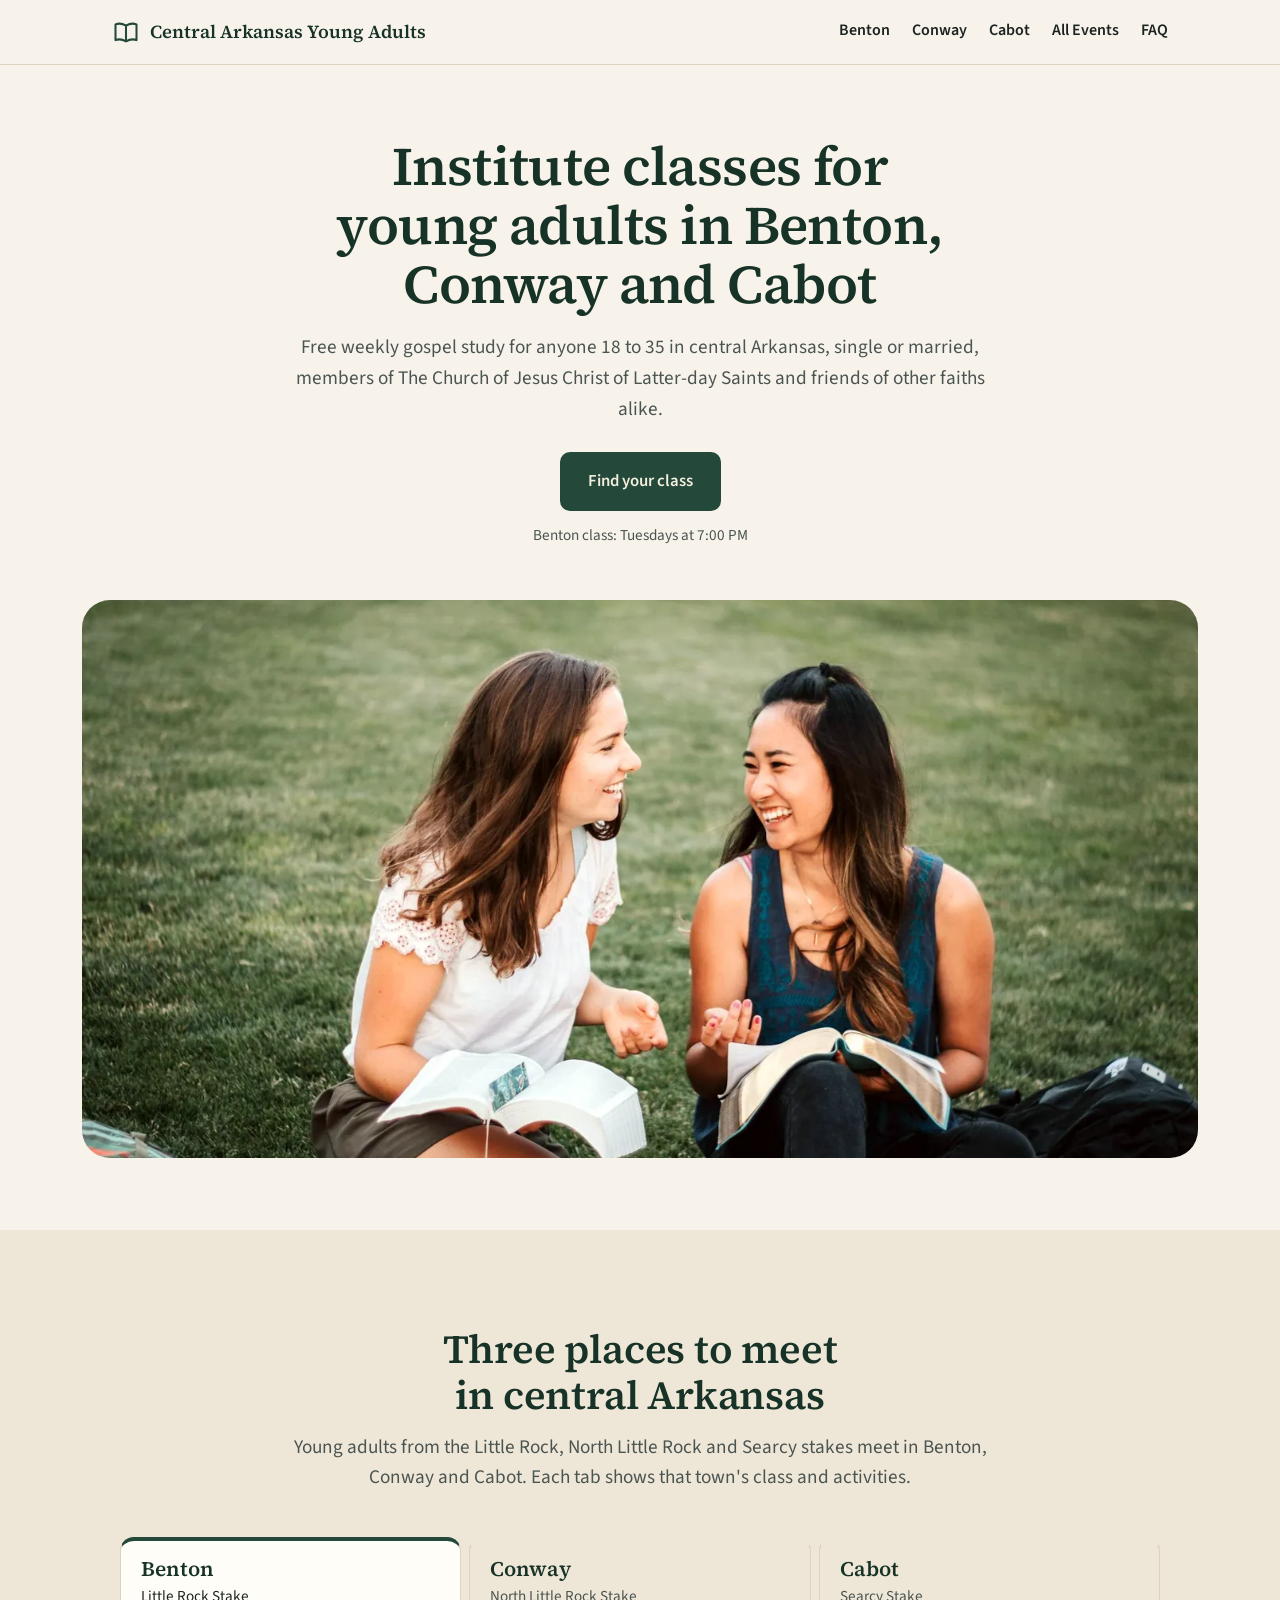
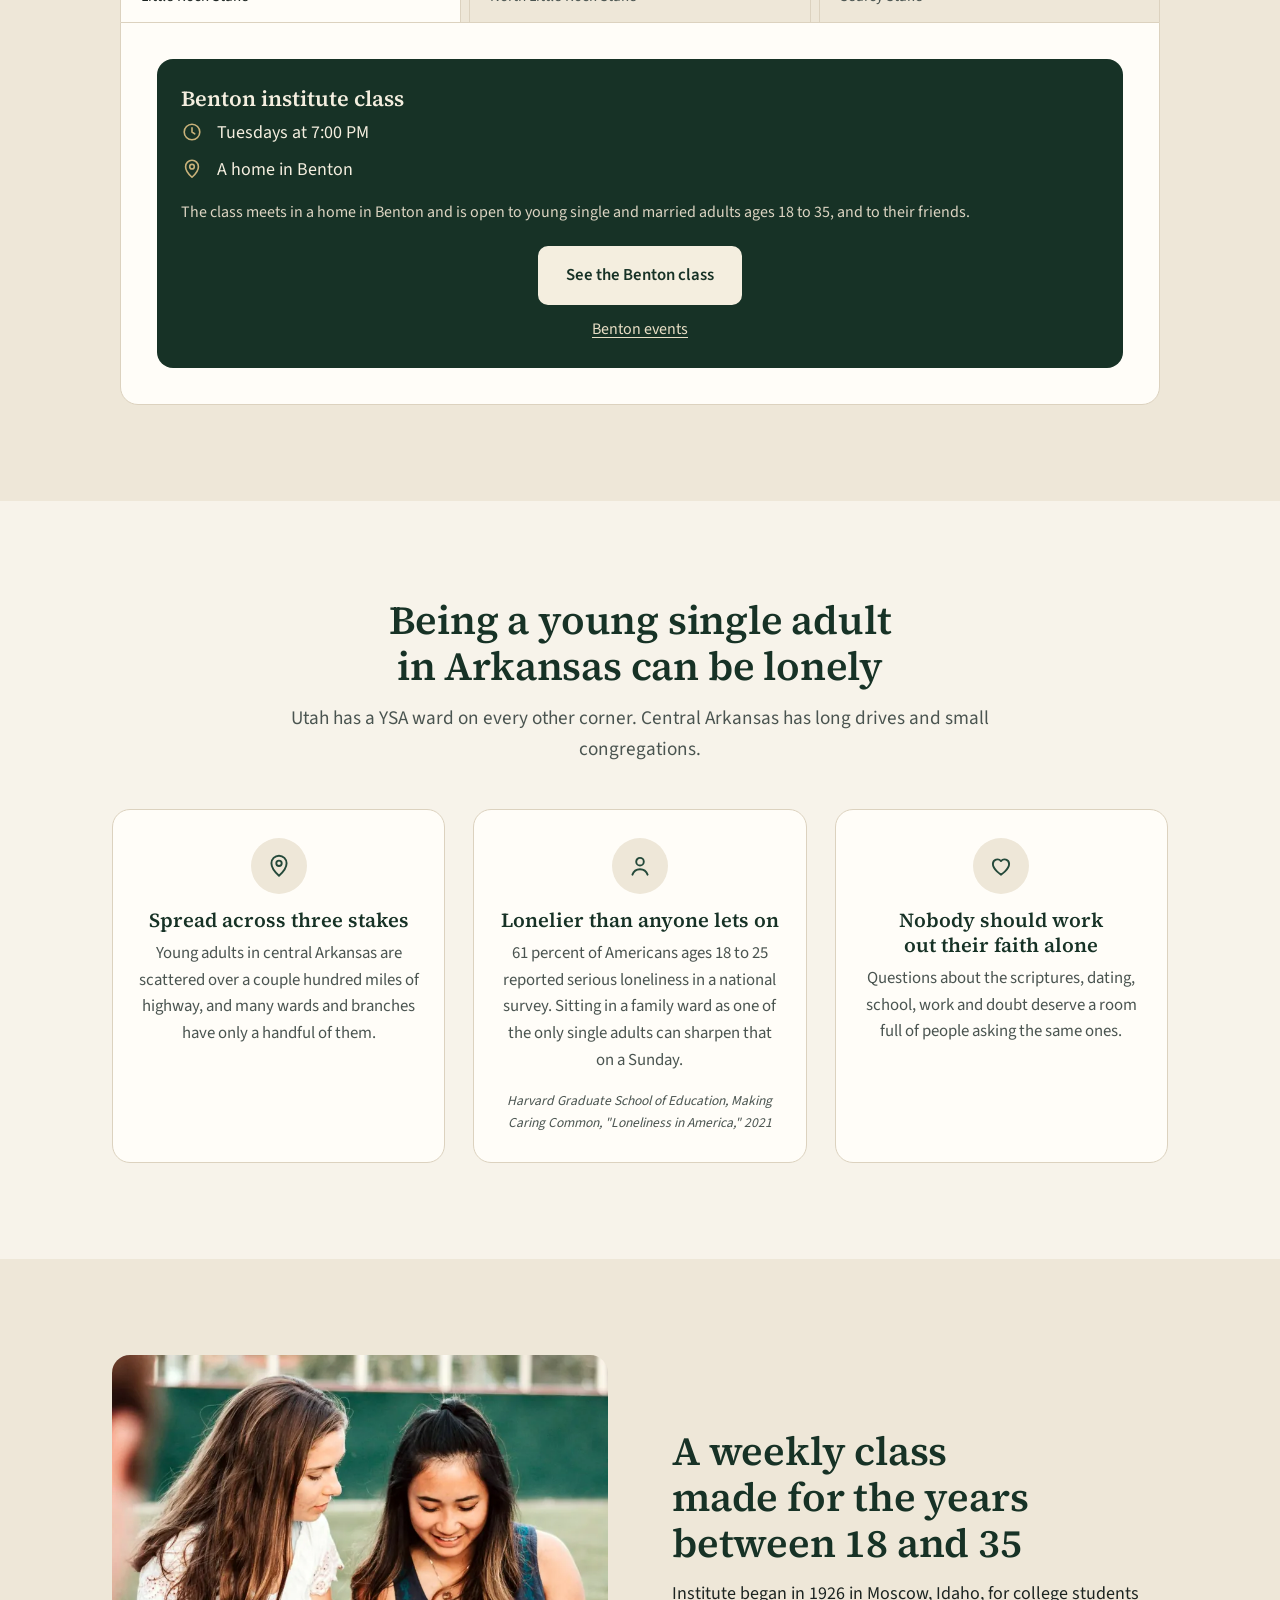
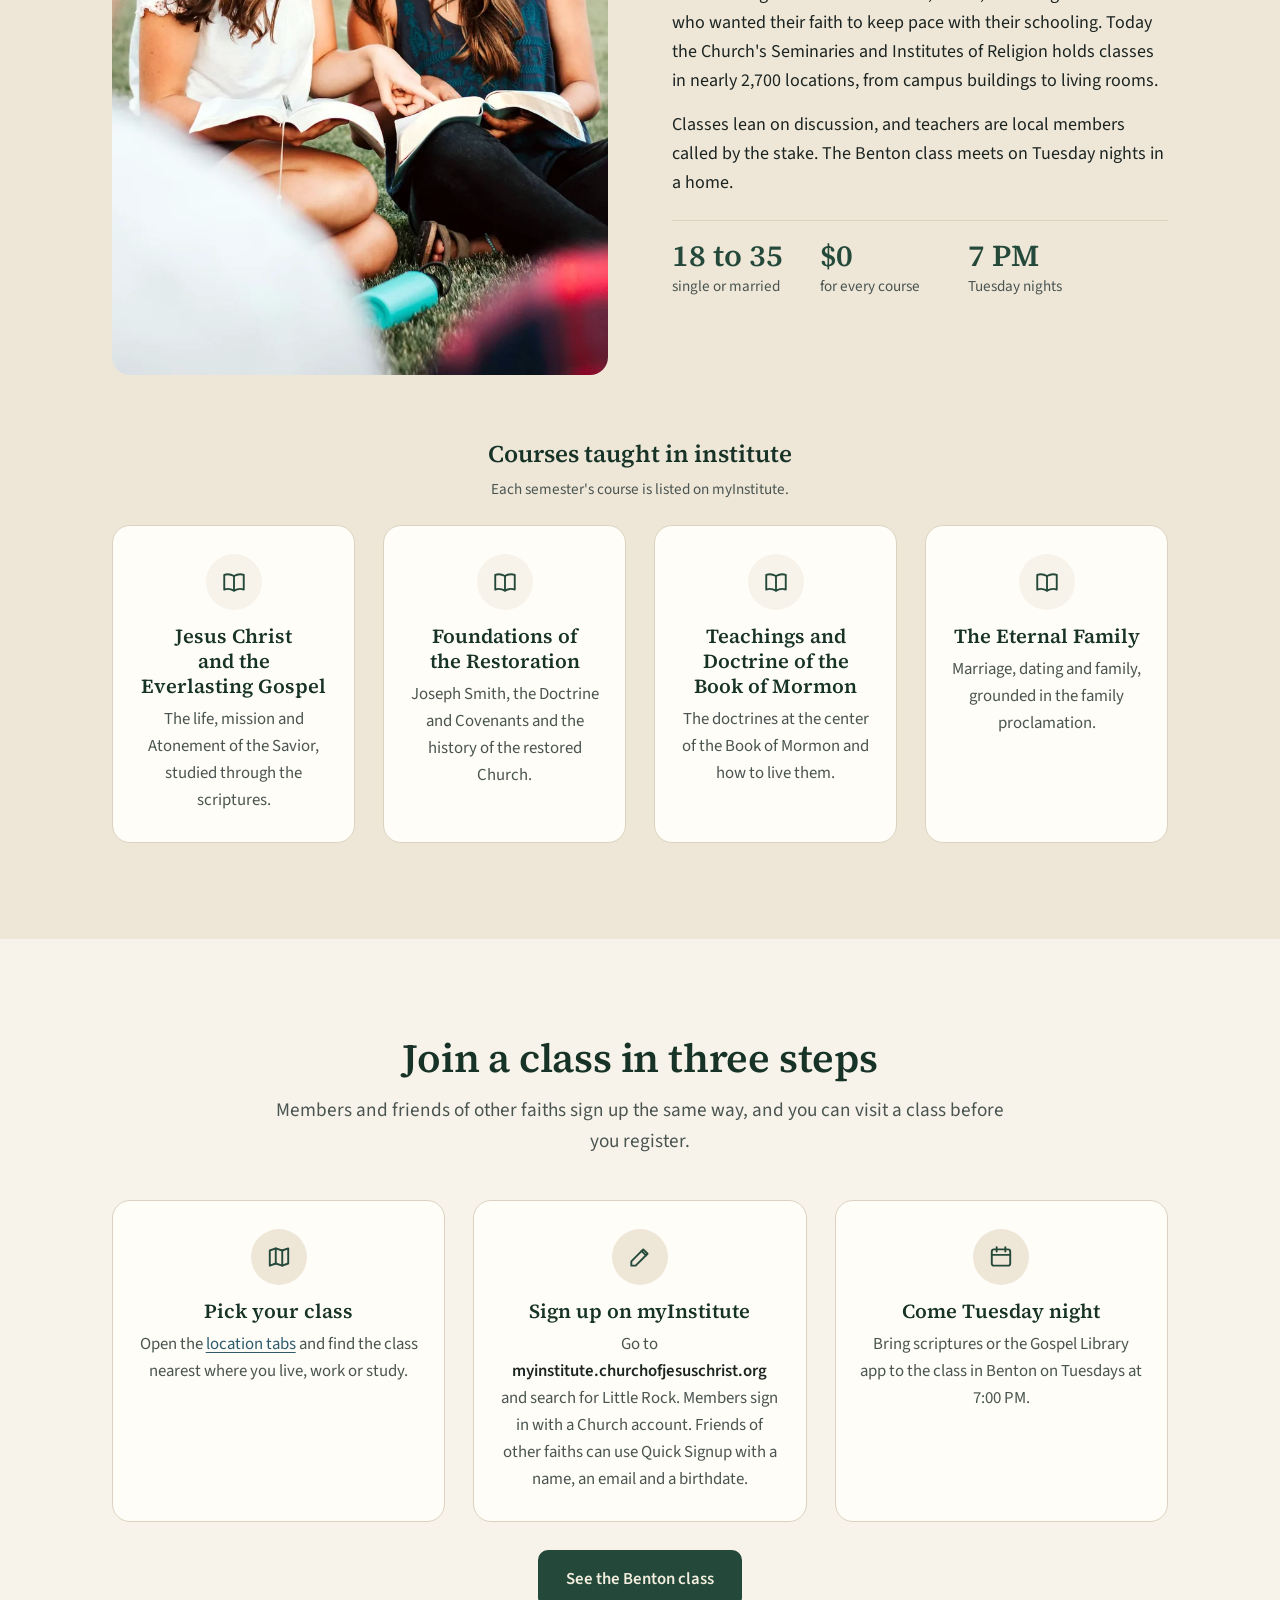
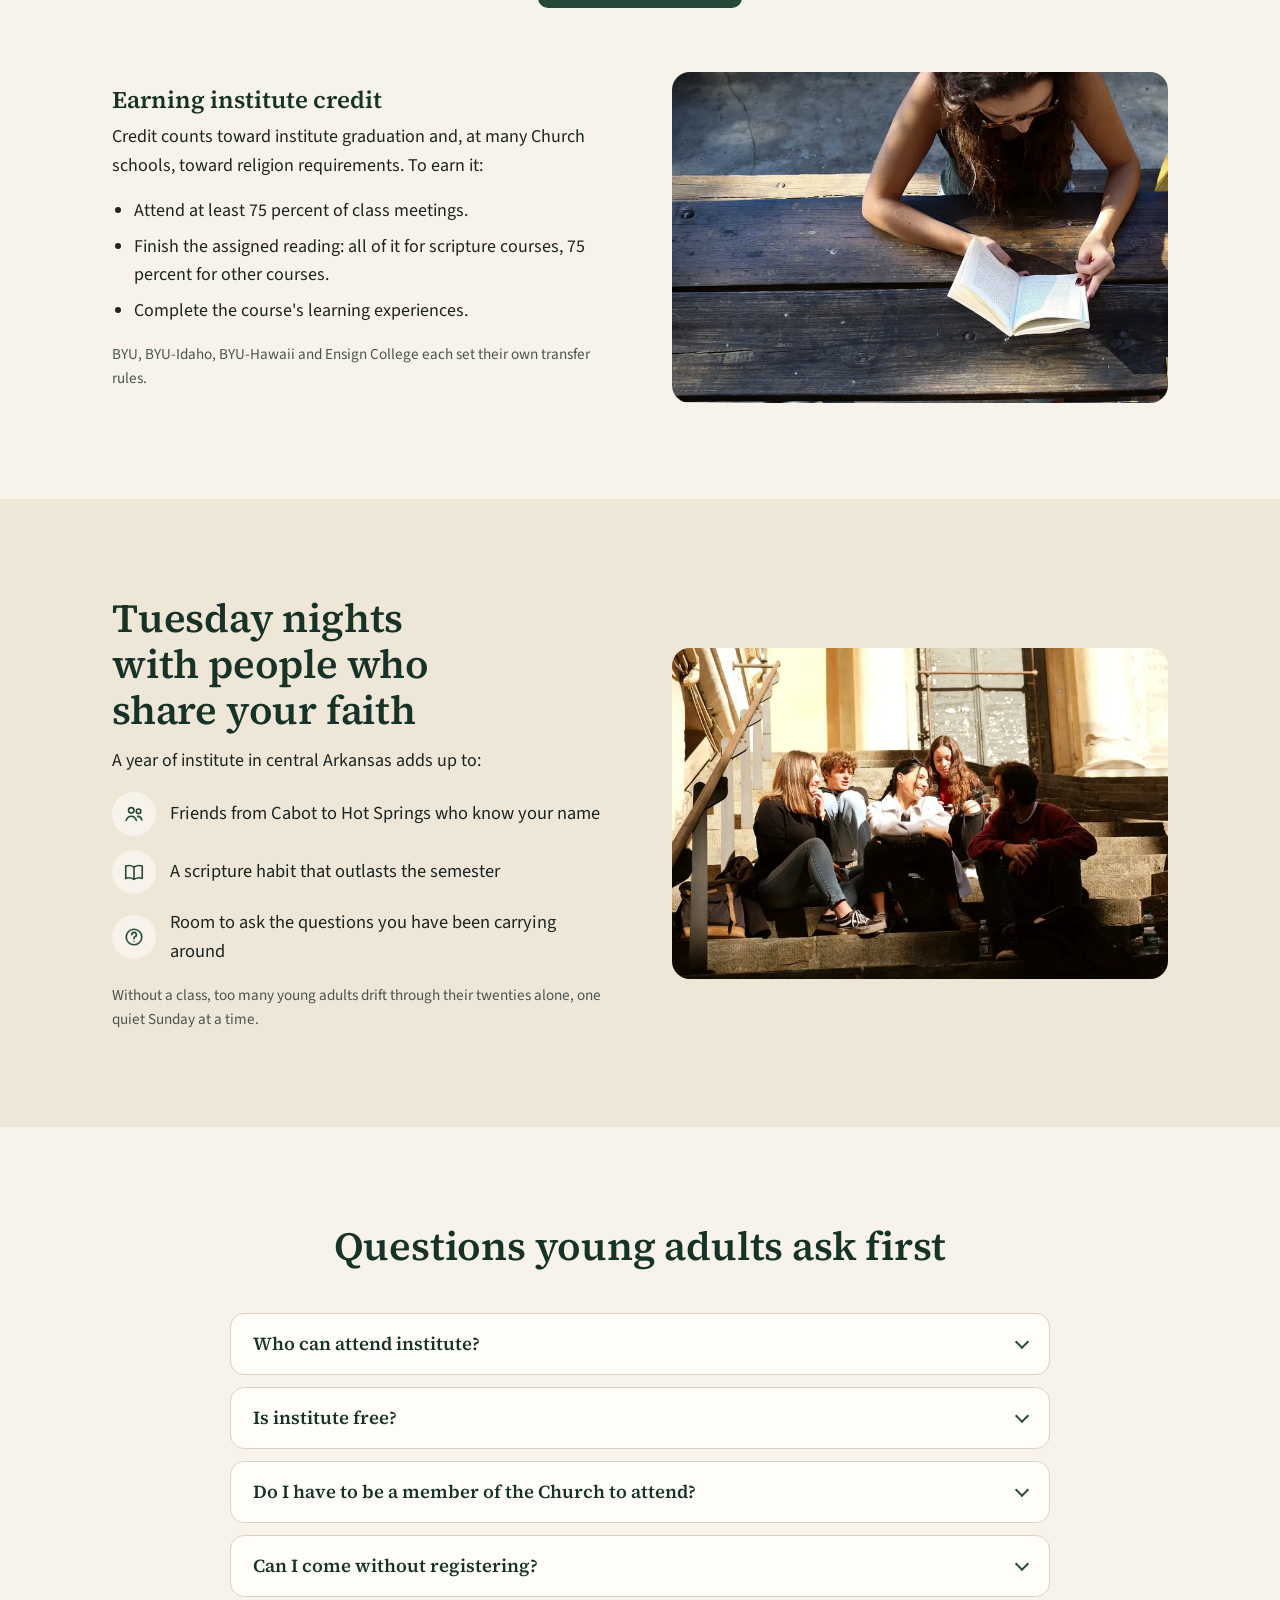
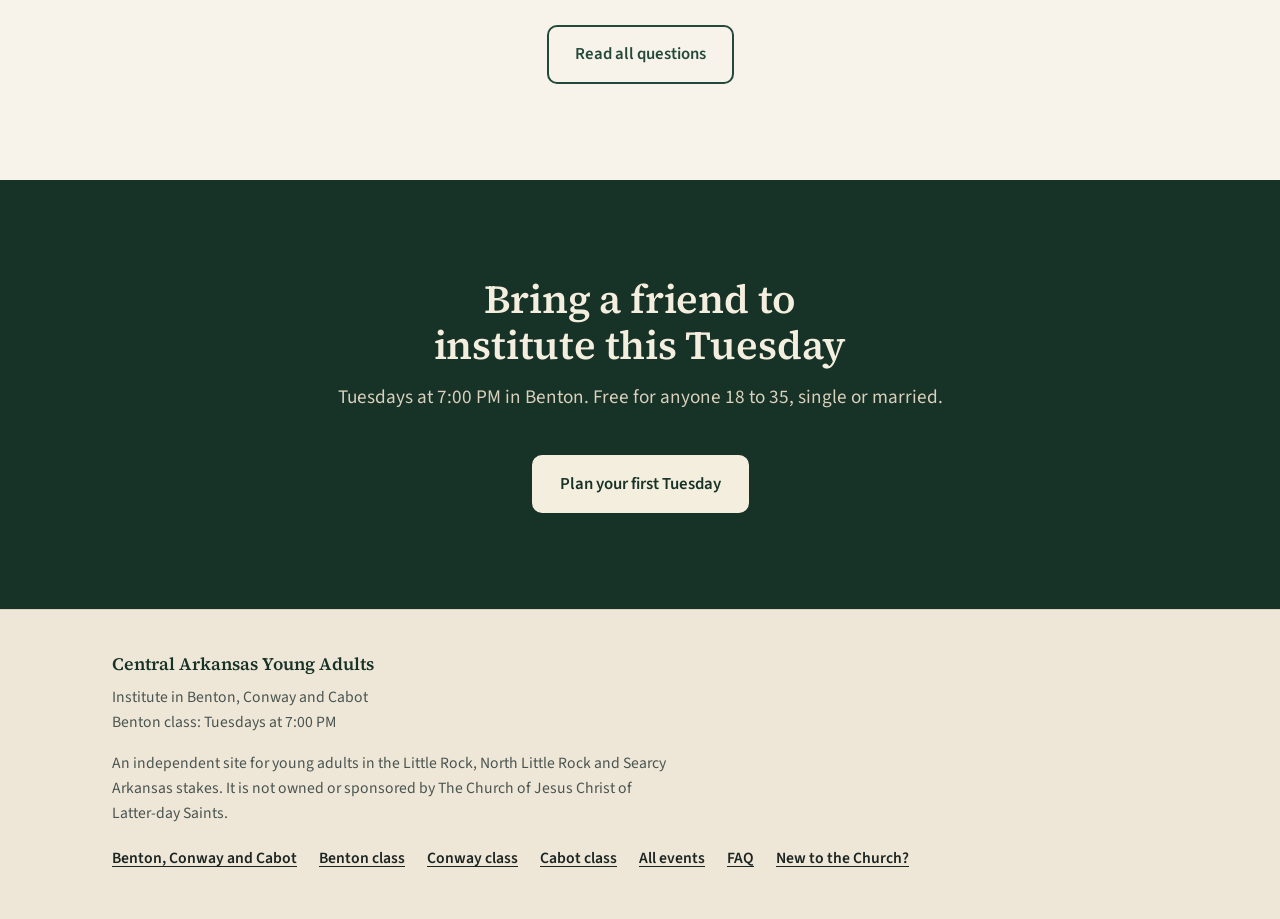
<file: index.html>
<!doctype html>
<html lang="en" class="no-js">
<head>
<meta charset="utf-8">
<meta name="viewport" content="width=device-width, initial-scale=1">
<title>Institute Classes in Benton, Conway and Cabot | Central Arkansas Young Adults</title>
<meta name="description" content="Free weekly institute classes for young adults 18 to 35 in Benton, Conway and Cabot. Class times, the Tuesday class in Benton, and how to register on myInstitute.">
<meta name="robots" content="noindex, nofollow">
<link rel="canonical" href="https://odyssey-jotun.github.io/arkansas-ysa-institute/">
<meta property="og:type" content="website">
<meta property="og:title" content="Institute Classes in Benton, Conway and Cabot | Central Arkansas Young Adults">
<meta property="og:description" content="Free weekly institute classes for young adults 18 to 35 in Benton, Conway and Cabot. Class times, the Tuesday class in Benton, and how to register on myInstitute.">
<meta property="og:image" content="https://odyssey-jotun.github.io/arkansas-ysa-institute/images/hero-1400.webp">
<meta name="theme-color" content="#173226">
<link rel="icon" href="favicon.svg" type="image/svg+xml">
<link rel="preload" href="fonts/source-serif-4-latin-600-normal.woff2" as="font" type="font/woff2" crossorigin>
<link rel="preload" href="fonts/source-sans-3-latin-400-normal.woff2" as="font" type="font/woff2" crossorigin>
<link rel="stylesheet" href="styles.css">
<script>document.documentElement.className='js'</script>
<script type="application/ld+json">{"@context": "https://schema.org", "@type": "EducationalOrganization", "name": "Central Arkansas Young Adults", "url": "https://odyssey-jotun.github.io/arkansas-ysa-institute/", "description": "Weekly Institute of Religion classes for young adults ages 18 to 35 in Benton, Conway and Cabot.", "address": {"@type": "PostalAddress", "addressLocality": "Benton", "addressRegion": "AR", "addressCountry": "US"}, "areaServed": ["Benton, AR", "Conway, AR", "Cabot, AR", "Little Rock, AR", "North Little Rock, AR", "Searcy, AR"]}</script>
</head>
<body>
<a class="skip" href="#main">Skip to content</a>
<header class="site-head">
  <div class="wrap">
    <a class="brand" href="index.html"><svg width="28" height="28" viewBox="0 0 24 24" fill="none" stroke="currentColor" stroke-width="1.75" stroke-linecap="round" stroke-linejoin="round" aria-hidden="true"><path d="M3 5.5C5.5 4.5 8.5 4.5 12 6.5c3.5-2 6.5-2 9-1V19c-2.5-1-5.5-1-9 1-3.5-2-6.5-2-9-1z"/><path d="M12 6.5V20"/></svg><span>Central Arkansas Young Adults</span></a>
    <nav class="site-nav" aria-label="Main">
      <a href="little-rock.html">Benton</a>
      <a href="conway.html">Conway</a>
      <a href="cabot.html">Cabot</a>
      <a href="events.html">All Events</a>
      <a href="faq.html">FAQ</a>
    </nav>
  </div>
</header>
<main id="main">
<section class="hero" aria-labelledby="hero-title">
  <div class="wrap narrow">
    <h1 id="hero-title">Institute classes for young adults in Benton, Conway and Cabot</h1>
    <p class="lead">Free weekly gospel study for anyone 18 to 35 in central Arkansas, single or married, members of The Church of Jesus Christ of Latter-day Saints and friends of other faiths alike.</p>
    <div class="cta-row">
      <a class="btn" href="#stakes">Find your class</a>
      <p class="small">Benton class: Tuesdays at 7:00 PM</p>
    </div>
  </div>
  <div class="hero-photo">
    <img src="images/hero-800.webp" srcset="images/hero-800.webp 800w, images/hero-1400.webp 1400w" sizes="(max-width: 1180px) 100vw, 1180px" width="1400" height="787" alt="Two young women laughing together on the grass with their scriptures open" fetchpriority="high">
  </div>
</section>

<section id="stakes" class="band" aria-labelledby="stakes-title">
  <div class="wrap">
    <div class="section-head">
      <h2 id="stakes-title">Three places to meet in central Arkansas</h2>
      <p class="lead">Young adults from the Little Rock, North Little Rock and Searcy stakes meet in Benton, Conway and Cabot. Each tab shows that town's class and activities.</p>
    </div>
    <div class="tabs"><div class="tablist" role="tablist" aria-label="Locations"><button class="tab" role="tab" id="tab-benton" aria-controls="panel-benton" aria-selected="true" data-hash="benton"><span class="tab-name">Benton</span><span class="tab-sub">Little Rock Stake</span></button><button class="tab" role="tab" id="tab-conway" aria-controls="panel-conway" aria-selected="false" data-hash="conway"><span class="tab-name">Conway</span><span class="tab-sub">North Little Rock Stake</span></button><button class="tab" role="tab" id="tab-cabot" aria-controls="panel-cabot" aria-selected="false" data-hash="cabot"><span class="tab-name">Cabot</span><span class="tab-sub">Searcy Stake</span></button></div><div class="panel" role="tabpanel" id="panel-benton" aria-labelledby="tab-benton" tabindex="0">
  <div class="panel-grid">
    <div class="class-card">
      <h3>Benton institute class</h3>
      <ul class="class-facts"><li><svg width="22" height="22" viewBox="0 0 24 24" fill="none" stroke="currentColor" stroke-width="1.75" stroke-linecap="round" stroke-linejoin="round" aria-hidden="true"><circle cx="12" cy="12" r="8.5"/><path d="M12 7.5V12l3 2"/></svg><span>Tuesdays at 7:00 PM</span></li><li><svg width="22" height="22" viewBox="0 0 24 24" fill="none" stroke="currentColor" stroke-width="1.75" stroke-linecap="round" stroke-linejoin="round" aria-hidden="true"><path d="M12 21s-7-6.2-7-11.5a7 7 0 0 1 14 0C19 14.8 12 21 12 21z"/><circle cx="12" cy="9.5" r="2.5"/></svg><span>A home in Benton</span></li></ul>
      <p>The class meets in a home in Benton and is open to young single and married adults ages 18 to 35, and to their friends.</p>
      <div class="card-cta"><a class="btn btn-cream" href="little-rock.html">See the Benton class</a><p class="card-link"><a href="events-benton.html">Benton events</a></p></div>
    </div>
  </div>
</div>
<div class="panel" role="tabpanel" id="panel-conway" aria-labelledby="tab-conway" tabindex="0">
  <div class="panel-grid">
    <div class="class-card">
      <h3>Conway institute class</h3>
      <ul class="class-facts"><li><svg width="22" height="22" viewBox="0 0 24 24" fill="none" stroke="currentColor" stroke-width="1.75" stroke-linecap="round" stroke-linejoin="round" aria-hidden="true"><circle cx="12" cy="12" r="8.5"/><path d="M12 7.5V12l3 2"/></svg><span>Class night posting soon</span></li><li><svg width="22" height="22" viewBox="0 0 24 24" fill="none" stroke="currentColor" stroke-width="1.75" stroke-linecap="round" stroke-linejoin="round" aria-hidden="true"><path d="M12 21s-7-6.2-7-11.5a7 7 0 0 1 14 0C19 14.8 12 21 12 21z"/><circle cx="12" cy="9.5" r="2.5"/></svg><span>Conway</span></li></ul>
      <p>Until the Conway schedule posts, you&#x27;re welcome at the Benton class on Tuesdays at 7:00 PM.</p>
      <div class="card-cta"><a class="btn btn-cream" href="events-conway.html">Conway events</a><p class="card-link"><a href="conway.html">Conway class page: coming soon</a></p></div>
    </div>
  </div>
</div>
<div class="panel" role="tabpanel" id="panel-cabot" aria-labelledby="tab-cabot" tabindex="0">
  <div class="panel-grid">
    <div class="class-card">
      <h3>Cabot institute class</h3>
      <ul class="class-facts"><li><svg width="22" height="22" viewBox="0 0 24 24" fill="none" stroke="currentColor" stroke-width="1.75" stroke-linecap="round" stroke-linejoin="round" aria-hidden="true"><circle cx="12" cy="12" r="8.5"/><path d="M12 7.5V12l3 2"/></svg><span>Class night posting soon</span></li><li><svg width="22" height="22" viewBox="0 0 24 24" fill="none" stroke="currentColor" stroke-width="1.75" stroke-linecap="round" stroke-linejoin="round" aria-hidden="true"><path d="M12 21s-7-6.2-7-11.5a7 7 0 0 1 14 0C19 14.8 12 21 12 21z"/><circle cx="12" cy="9.5" r="2.5"/></svg><span>Cabot</span></li><li><svg width="22" height="22" viewBox="0 0 24 24" fill="none" stroke="currentColor" stroke-width="1.75" stroke-linecap="round" stroke-linejoin="round" aria-hidden="true"><rect x="3.5" y="5" width="17" height="15" rx="2"/><path d="M3.5 10h17M8 3v4M16 3v4"/></svg><span>Searcy Stake young adults also share a monthly break-the-fast meal and a monthly Saturday activity</span></li></ul>
      <p>Until the Cabot schedule posts, you&#x27;re welcome at the Benton class on Tuesdays at 7:00 PM.</p>
      <div class="card-cta"><a class="btn btn-cream" href="events-cabot.html">Cabot events</a><p class="card-link"><a href="cabot.html">Cabot class page: coming soon</a></p></div>
    </div>
  </div>
</div></div>
  </div>
</section>

<section aria-labelledby="problem-title">
  <div class="wrap">
    <div class="section-head">
      <h2 id="problem-title">Being a young single adult in Arkansas can be lonely</h2>
      <p class="lead">Utah has a YSA ward on every other corner. Central Arkansas has long drives and small congregations.</p>
    </div>
    <div class="cards">
      <div class="card reveal">
        <div class="icon"><svg width="26" height="26" viewBox="0 0 24 24" fill="none" stroke="currentColor" stroke-width="1.75" stroke-linecap="round" stroke-linejoin="round" aria-hidden="true"><path d="M12 21s-7-6.2-7-11.5a7 7 0 0 1 14 0C19 14.8 12 21 12 21z"/><circle cx="12" cy="9.5" r="2.5"/></svg></div>
        <h3>Spread across three stakes</h3>
        <p>Young adults in central Arkansas are scattered over a couple hundred miles of highway, and many wards and branches have only a handful of them.</p>
      </div>
      <div class="card reveal">
        <div class="icon"><svg width="26" height="26" viewBox="0 0 24 24" fill="none" stroke="currentColor" stroke-width="1.75" stroke-linecap="round" stroke-linejoin="round" aria-hidden="true"><circle cx="12" cy="8" r="3.5"/><path d="M5 20c1.2-3.5 4-5 7-5s5.8 1.5 7 5"/></svg></div>
        <h3>Lonelier than anyone lets on</h3>
        <p>61 percent of Americans ages 18 to 25 reported serious loneliness in a national survey. Sitting in a family ward as one of the only single adults can sharpen that on a Sunday.</p>
        <span class="cite">Harvard Graduate School of Education, Making Caring Common, "Loneliness in America," 2021</span>
      </div>
      <div class="card reveal">
        <div class="icon"><svg width="26" height="26" viewBox="0 0 24 24" fill="none" stroke="currentColor" stroke-width="1.75" stroke-linecap="round" stroke-linejoin="round" aria-hidden="true"><path d="M12 20s-7.5-4.6-7.5-10A4.3 4.3 0 0 1 12 7.4 4.3 4.3 0 0 1 19.5 10c0 5.4-7.5 10-7.5 10z"/></svg></div>
        <h3>Nobody should work out their faith alone</h3>
        <p>Questions about the scriptures, dating, school, work and doubt deserve a room full of people asking the same ones.</p>
      </div>
    </div>
  </div>
</section>

<section id="classes" class="band" aria-labelledby="classes-title">
  <div class="wrap">
    <div class="split photo-left">
      <div class="photo tall">
        <img src="images/study-800.webp" srcset="images/study-800.webp 800w, images/study-1200.webp 1200w" sizes="(max-width: 820px) 100vw, 540px" width="1200" height="1500" alt="Two young women sitting on the grass reading their scriptures together" loading="lazy" decoding="async">
      </div>
      <div>
        <h2 id="classes-title">A weekly class made for the years between 18 and 35</h2>
        <p>Institute began in 1926 in Moscow, Idaho, for college students who wanted their faith to keep pace with their schooling. Today the Church's Seminaries and Institutes of Religion holds classes in nearly 2,700 locations, from campus buildings to living rooms.</p>
        <p>Classes lean on discussion, and teachers are local members called by the stake. The Benton class meets on Tuesday nights in a home.</p>
        <div class="facts-row">
          <div class="fact"><strong>18 to 35</strong><span>single or married</span></div>
          <div class="fact"><strong>$0</strong><span>for every course</span></div>
          <div class="fact"><strong>7 PM</strong><span>Tuesday nights</span></div>
        </div>
      </div>
    </div>
    <div class="sub-block">
      <h3>Courses taught in institute</h3>
      <p class="small">Each semester's course is listed on myInstitute.</p>
      <div class="cards four">
        <div class="card reveal"><div class="icon"><svg width="26" height="26" viewBox="0 0 24 24" fill="none" stroke="currentColor" stroke-width="1.75" stroke-linecap="round" stroke-linejoin="round" aria-hidden="true"><path d="M3 5.5C5.5 4.5 8.5 4.5 12 6.5c3.5-2 6.5-2 9-1V19c-2.5-1-5.5-1-9 1-3.5-2-6.5-2-9-1z"/><path d="M12 6.5V20"/></svg></div><h3>Jesus Christ and the Everlasting Gospel</h3><p>The life, mission and Atonement of the Savior, studied through the scriptures.</p></div>
        <div class="card reveal"><div class="icon"><svg width="26" height="26" viewBox="0 0 24 24" fill="none" stroke="currentColor" stroke-width="1.75" stroke-linecap="round" stroke-linejoin="round" aria-hidden="true"><path d="M3 5.5C5.5 4.5 8.5 4.5 12 6.5c3.5-2 6.5-2 9-1V19c-2.5-1-5.5-1-9 1-3.5-2-6.5-2-9-1z"/><path d="M12 6.5V20"/></svg></div><h3>Foundations of the Restoration</h3><p>Joseph Smith, the Doctrine and Covenants and the history of the restored Church.</p></div>
        <div class="card reveal"><div class="icon"><svg width="26" height="26" viewBox="0 0 24 24" fill="none" stroke="currentColor" stroke-width="1.75" stroke-linecap="round" stroke-linejoin="round" aria-hidden="true"><path d="M3 5.5C5.5 4.5 8.5 4.5 12 6.5c3.5-2 6.5-2 9-1V19c-2.5-1-5.5-1-9 1-3.5-2-6.5-2-9-1z"/><path d="M12 6.5V20"/></svg></div><h3>Teachings and Doctrine of the Book of Mormon</h3><p>The doctrines at the center of the Book of Mormon and how to live them.</p></div>
        <div class="card reveal"><div class="icon"><svg width="26" height="26" viewBox="0 0 24 24" fill="none" stroke="currentColor" stroke-width="1.75" stroke-linecap="round" stroke-linejoin="round" aria-hidden="true"><path d="M3 5.5C5.5 4.5 8.5 4.5 12 6.5c3.5-2 6.5-2 9-1V19c-2.5-1-5.5-1-9 1-3.5-2-6.5-2-9-1z"/><path d="M12 6.5V20"/></svg></div><h3>The Eternal Family</h3><p>Marriage, dating and family, grounded in the family proclamation.</p></div>
      </div>
    </div>
  </div>
</section>

<section id="register" aria-labelledby="register-title">
  <div class="wrap">
    <div class="section-head">
      <h2 id="register-title">Join a class in three steps</h2>
      <p class="lead">Members and friends of other faiths sign up the same way, and you can visit a class before you register.</p>
    </div>
    <ol class="steps">
      <li class="reveal"><div class="icon"><svg width="26" height="26" viewBox="0 0 24 24" fill="none" stroke="currentColor" stroke-width="1.75" stroke-linecap="round" stroke-linejoin="round" aria-hidden="true"><path d="M9 4 3.5 6v14L9 18l6 2 5.5-2V4L15 6z"/><path d="M9 4v14M15 6v14"/></svg></div><h3>Pick your class</h3><p>Open the <a href="#stakes">location tabs</a> and find the class nearest where you live, work or study.</p></li>
      <li class="reveal"><div class="icon"><svg width="26" height="26" viewBox="0 0 24 24" fill="none" stroke="currentColor" stroke-width="1.75" stroke-linecap="round" stroke-linejoin="round" aria-hidden="true"><path d="M4 20h4L19 9l-4-4L4 16z"/><path d="m13.5 6.5 4 4"/></svg></div><h3>Sign up on myInstitute</h3><p>Go to <span class="url">myinstitute.churchofjesuschrist.org</span> and search for Little Rock. Members sign in with a Church account. Friends of other faiths can use Quick Signup with a name, an email and a birthdate.</p></li>
      <li class="reveal"><div class="icon"><svg width="26" height="26" viewBox="0 0 24 24" fill="none" stroke="currentColor" stroke-width="1.75" stroke-linecap="round" stroke-linejoin="round" aria-hidden="true"><rect x="3.5" y="5" width="17" height="15" rx="2"/><path d="M3.5 10h17M8 3v4M16 3v4"/></svg></div><h3>Come Tuesday night</h3><p>Bring scriptures or the Gospel Library app to the class in Benton on Tuesdays at 7:00 PM.</p></li>
    </ol>
    <div class="cta-row"><a class="btn" href="little-rock.html">See the Benton class</a></div>
    <div class="split sub-block">
      <div>
        <h3 style="font-size:1.5rem">Earning institute credit</h3>
        <p>Credit counts toward institute graduation and, at many Church schools, toward religion requirements. To earn it:</p>
        <ul class="check-list">
          <li>Attend at least 75 percent of class meetings.</li>
          <li>Finish the assigned reading: all of it for scripture courses, 75 percent for other courses.</li>
          <li>Complete the course's learning experiences.</li>
        </ul>
        <p class="small">BYU, BYU-Idaho, BYU-Hawaii and Ensign College each set their own transfer rules.</p>
      </div>
      <div class="photo">
        <img src="images/notes-800.webp" srcset="images/notes-800.webp 800w, images/notes-1200.webp 1200w" sizes="(max-width: 820px) 100vw, 540px" width="1200" height="800" alt="A young woman reading a book at a wooden picnic table" loading="lazy" decoding="async">
      </div>
    </div>
  </div>
</section>

<section class="band" aria-labelledby="success-title">
  <div class="wrap">
    <div class="split">
      <div>
        <h2 id="success-title">Tuesday nights with people who share your faith</h2>
        <p>A year of institute in central Arkansas adds up to:</p>
        <ul class="icon-list">
          <li><span class="icon"><svg width="22" height="22" viewBox="0 0 24 24" fill="none" stroke="currentColor" stroke-width="1.75" stroke-linecap="round" stroke-linejoin="round" aria-hidden="true"><circle cx="9" cy="8" r="3"/><path d="M3.5 19c.8-3 3-4.5 5.5-4.5s4.7 1.5 5.5 4.5"/><circle cx="17" cy="9" r="2.5"/><path d="M16 14.6c2.2 0 3.9 1.2 4.5 3.9"/></svg></span><span>Friends from Cabot to Hot Springs who know your name</span></li>
          <li><span class="icon"><svg width="22" height="22" viewBox="0 0 24 24" fill="none" stroke="currentColor" stroke-width="1.75" stroke-linecap="round" stroke-linejoin="round" aria-hidden="true"><path d="M3 5.5C5.5 4.5 8.5 4.5 12 6.5c3.5-2 6.5-2 9-1V19c-2.5-1-5.5-1-9 1-3.5-2-6.5-2-9-1z"/><path d="M12 6.5V20"/></svg></span><span>A scripture habit that outlasts the semester</span></li>
          <li><span class="icon"><svg width="22" height="22" viewBox="0 0 24 24" fill="none" stroke="currentColor" stroke-width="1.75" stroke-linecap="round" stroke-linejoin="round" aria-hidden="true"><circle cx="12" cy="12" r="8.5"/><path d="M9.6 9.5a2.5 2.5 0 1 1 3.4 2.3c-.6.3-1 .8-1 1.5v.7"/><circle cx="12" cy="16.8" r=".7" fill="currentColor" stroke="none"/></svg></span><span>Room to ask the questions you have been carrying around</span></li>
        </ul>
        <p class="small">Without a class, too many young adults drift through their twenties alone, one quiet Sunday at a time.</p>
      </div>
      <div class="photo">
        <img src="images/friends-800.webp" srcset="images/friends-800.webp 800w, images/friends-1400.webp 1400w" sizes="(max-width: 820px) 100vw, 540px" width="1400" height="933" alt="A group of young adults talking and laughing on a set of stone steps" loading="lazy" decoding="async">
      </div>
    </div>
  </div>
</section>

<section id="faq" aria-labelledby="faq-title">
  <div class="wrap">
    <div class="section-head">
      <h2 id="faq-title">Questions young adults ask first</h2>
    </div>
    <div class="faq-list">
      <details><summary>Who can attend institute?</summary><div class="answer"><p>Anyone ages 18 to 35. Young single adults are the heart of the class, and married young adults are welcome. Where enough students sign up, classes split into ages 18 to 25 and 26 to 35. Adults over 35 can ask their ward or stake about other classes.</p></div></details>
<details><summary>Is institute free?</summary><div class="answer"><p>Yes. Institute courses have no cost.</p></div></details>
<details><summary>Do I have to be a member of the Church to attend?</summary><div class="answer"><p>No. Friends of other faiths are welcome. The myInstitute Quick Signup was built for them: it asks for a name, an email and a birthdate, with no Church account required, and the institute administrator approves the request.</p></div></details>
<details><summary>Can I come without registering?</summary><div class="answer"><p>Yes. Visit a class first and register afterward. Registering near the start of a semester gives you the best chance of earning credit.</p></div></details>
    </div>
    <div class="cta-row"><a class="btn btn-line" href="faq.html">Read all questions</a></div>
  </div>
</section>
<section class="final dark" aria-labelledby="final-title">
  <div class="wrap narrow">
    <h2 id="final-title">Bring a friend to institute this Tuesday</h2>
    <p class="lead">Tuesdays at 7:00 PM in Benton. Free for anyone 18 to 35, single or married.</p>
    <a class="btn btn-cream" href="little-rock.html#visit">Plan your first Tuesday</a>
  </div>
</section>
</main>
<footer class="site-foot">
  <div class="wrap foot-grid">
    <div>
      <p class="foot-name">Central Arkansas Young Adults</p>
      <p>Institute in Benton, Conway and Cabot<br>Benton class: Tuesdays at 7:00 PM</p>
      <p style="margin-top:14px">An independent site for young adults in the Little Rock, North Little Rock and Searcy Arkansas stakes. It is not owned or sponsored by The Church of Jesus Christ of Latter-day Saints.</p>
    </div>
    <ul class="foot-links">
      <li><a href="index.html#stakes">Benton, Conway and Cabot</a></li>
      <li><a href="little-rock.html">Benton class</a></li>
      <li><a href="conway.html">Conway class</a></li>
      <li><a href="cabot.html">Cabot class</a></li>
      <li><a href="events.html">All events</a></li>
      <li><a href="faq.html">FAQ</a></li>
      <li><a href="new-to-the-church.html">New to the Church?</a></li>
    </ul>
  </div>
</footer>
<script>
(function(){
  var tabs=[].slice.call(document.querySelectorAll('[role="tab"]'));
  function show(t,focus){
    tabs.forEach(function(x){
      var on=x===t;x.setAttribute('aria-selected',on);x.tabIndex=on?0:-1;
      document.getElementById(x.getAttribute('aria-controls')).hidden=!on;
    });
    if(focus)t.focus();
  }
  tabs.forEach(function(t,i){
    t.addEventListener('click',function(){show(t);history.replaceState(null,'','#'+t.dataset.hash)});
    t.addEventListener('keydown',function(e){
      var n=null;
      if(e.key==='ArrowRight')n=tabs[(i+1)%tabs.length];
      if(e.key==='ArrowLeft')n=tabs[(i-1+tabs.length)%tabs.length];
      if(e.key==='Home')n=tabs[0];
      if(e.key==='End')n=tabs[tabs.length-1];
      if(n){e.preventDefault();show(n,true)}
    });
  });
  if(tabs.length){
    var h=location.hash.slice(1),start=tabs.filter(function(t){return t.dataset.hash===h})[0]||tabs[0];
    show(start);
    if(start.dataset.hash===h)document.getElementById('stakes').scrollIntoView();
  }
  var els=document.querySelectorAll('.reveal');
  if('IntersectionObserver' in window){
    var io=new IntersectionObserver(function(es){es.forEach(function(e){if(e.isIntersecting){e.target.classList.add('in');io.unobserve(e.target)}})},{rootMargin:'0px 0px -8% 0px'});
    els.forEach(function(el){io.observe(el)});
  }else{els.forEach(function(el){el.classList.add('in')})}
})();
</script>
</body>
</html>
</file>
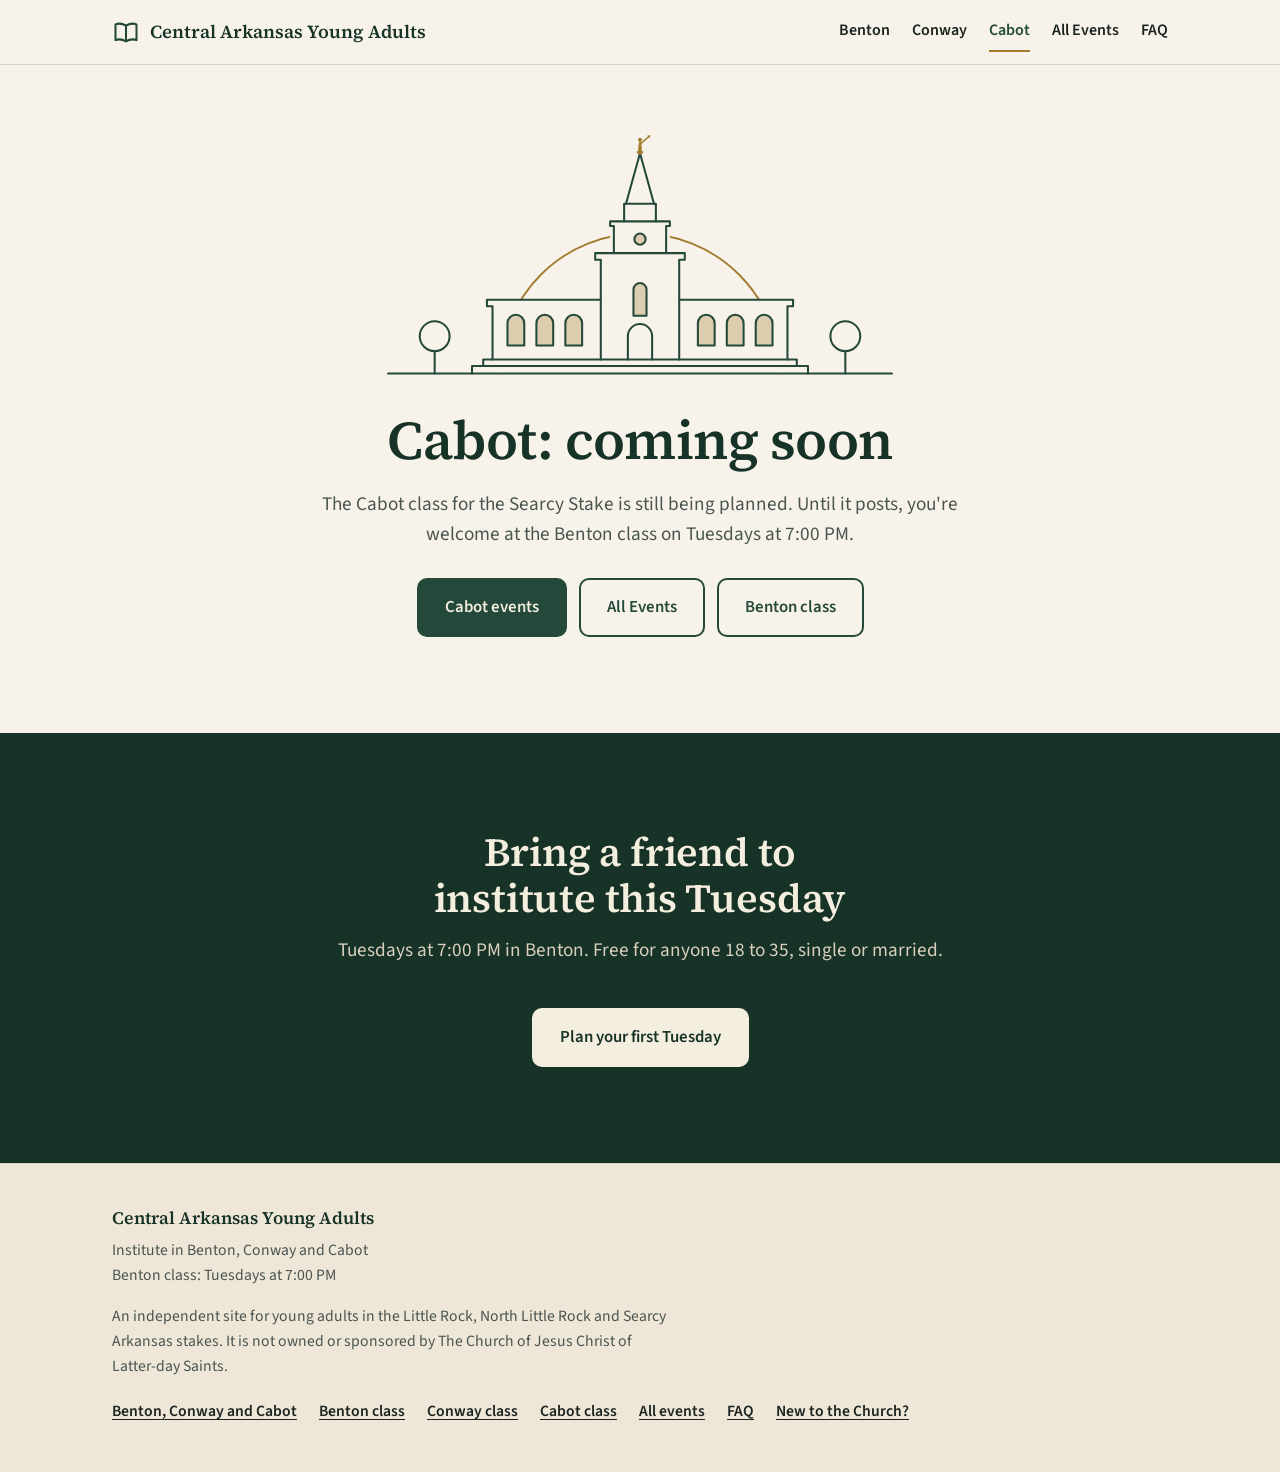
<file: cabot.html>
<!doctype html>
<html lang="en" class="no-js">
<head>
<meta charset="utf-8">
<meta name="viewport" content="width=device-width, initial-scale=1">
<title>Cabot Institute Class: Coming Soon | Central Arkansas Young Adults</title>
<meta name="description" content="The Cabot institute class for young adults in the Searcy Stake is coming soon. Until then, young adults are welcome at the Benton class on Tuesdays at 7:00 PM.">
<meta name="robots" content="noindex, nofollow">
<link rel="canonical" href="https://odyssey-jotun.github.io/arkansas-ysa-institute/cabot.html">
<meta property="og:type" content="website">
<meta property="og:title" content="Cabot Institute Class: Coming Soon | Central Arkansas Young Adults">
<meta property="og:description" content="The Cabot institute class for young adults in the Searcy Stake is coming soon. Until then, young adults are welcome at the Benton class on Tuesdays at 7:00 PM.">
<meta property="og:image" content="https://odyssey-jotun.github.io/arkansas-ysa-institute/images/hero-1400.webp">
<meta name="theme-color" content="#173226">
<link rel="icon" href="favicon.svg" type="image/svg+xml">
<link rel="preload" href="fonts/source-serif-4-latin-600-normal.woff2" as="font" type="font/woff2" crossorigin>
<link rel="preload" href="fonts/source-sans-3-latin-400-normal.woff2" as="font" type="font/woff2" crossorigin>
<link rel="stylesheet" href="styles.css">
<script>document.documentElement.className='js'</script>

</head>
<body>
<a class="skip" href="#main">Skip to content</a>
<header class="site-head">
  <div class="wrap">
    <a class="brand" href="index.html"><svg width="28" height="28" viewBox="0 0 24 24" fill="none" stroke="currentColor" stroke-width="1.75" stroke-linecap="round" stroke-linejoin="round" aria-hidden="true"><path d="M3 5.5C5.5 4.5 8.5 4.5 12 6.5c3.5-2 6.5-2 9-1V19c-2.5-1-5.5-1-9 1-3.5-2-6.5-2-9-1z"/><path d="M12 6.5V20"/></svg><span>Central Arkansas Young Adults</span></a>
    <nav class="site-nav" aria-label="Main">
      <a href="little-rock.html">Benton</a>
      <a href="conway.html">Conway</a>
      <a href="cabot.html" aria-current="page">Cabot</a>
      <a href="events.html">All Events</a>
      <a href="faq.html">FAQ</a>
    </nav>
  </div>
</header>
<main id="main" class="soon-page">
<section class="soon" aria-labelledby="soon-title">
  <div class="wrap narrow center">
    <svg class="temple-art" viewBox="0 0 600 272" role="img" aria-label="A line drawing of a temple with a single spire draws itself in front of a rising sun, a gold angel appears on top of the spire, and the windows glow.">
    <path class="ln ln-sun" pathLength="1" style="--d:0s;--t:1.2s" d="M150 262A150 150 0 0 1 450 262"/>
    <path class="mass" style="--m:0.7s" d="M120 247H480V262H120Z"/>
    <path class="mass" style="--m:1.1s" d="M136 183H464V254H136Z"/>
    <path class="mass" style="--m:1.6s" d="M252 133H348V247H252Z"/>
    <path class="mass" style="--m:2.2s" d="M268 99H332V133H268Z"/>
    <path class="mass" style="--m:2.6s" d="M283 80H317V99H283Z"/>
    <path class="mass" style="--m:2.9s" d="M285 80 300 26 315 80Z"/>
    <path class="ln" pathLength="1" style="--d:0.2s;--t:0.9s" d="M30 262H570"/>
    <path class="ln" pathLength="1" style="--d:0.7s;--t:0.6s" d="M120 262V254H480V262M132 254V247H468V254"/>
    <path class="ln" pathLength="1" style="--d:0.8s;--t:0.9s" d="M80 262V238M64 222a16 16 0 1 0 32 0a16 16 0 1 0-32 0M520 262V238M504 222a16 16 0 1 0 32 0a16 16 0 1 0-32 0"/>
    <path class="ln" pathLength="1" style="--d:1.1s;--t:0.7s" d="M142 247V190H136V183H258"/>
    <path class="ln" pathLength="1" style="--d:1.1s;--t:0.7s" d="M458 247V190H464V183H342"/>
    <path class="ln" pathLength="1" style="--d:1.6s;--t:0.8s" d="M258 247V140H252V133H348V140H342V247"/>
    <path class="ln" pathLength="1" style="--d:2.2s;--t:0.5s" d="M272 133V104H268V99H332V104H328V133"/>
    <path class="ln" pathLength="1" style="--d:2.6s;--t:0.4s" d="M283 99V80H317V99"/>
    <path class="ln" pathLength="1" style="--d:2.9s;--t:0.5s" d="M285 80 300 26 315 80"/>
    <path class="ln" pathLength="1" style="--d:2.2s;--t:0.5s" d="M287 247V222A13 13 0 0 1 313 222V247"/>
    <path class="ln win" pathLength="1" style="--d:2.40s;--t:.4s;--f:3.60s" d="M158 232V208A9 9 0 0 1 176 208V232Z"/>
    <path class="ln win" pathLength="1" style="--d:2.48s;--t:.4s;--f:3.72s" d="M189 232V208A9 9 0 0 1 207 208V232Z"/>
    <path class="ln win" pathLength="1" style="--d:2.56s;--t:.4s;--f:3.84s" d="M220 232V208A9 9 0 0 1 238 208V232Z"/>
    <path class="ln win" pathLength="1" style="--d:2.64s;--t:.4s;--f:3.96s" d="M362 232V208A9 9 0 0 1 380 208V232Z"/>
    <path class="ln win" pathLength="1" style="--d:2.72s;--t:.4s;--f:4.08s" d="M393 232V208A9 9 0 0 1 411 208V232Z"/>
    <path class="ln win" pathLength="1" style="--d:2.80s;--t:.4s;--f:4.20s" d="M424 232V208A9 9 0 0 1 442 208V232Z"/>
    <path class="ln win" pathLength="1" style="--d:2.88s;--t:.4s;--f:4.32s" d="M293 200V172A7 7 0 0 1 307 172V200Z"/>
    <path class="ln win" pathLength="1" style="--d:2.96s;--t:.4s;--f:4.44s" d="M294 118a6 6 0 1 0 12 0a6 6 0 1 0-12 0"/>
    <g class="gold">
      <ellipse cx="300" cy="25" rx="3.4" ry="2"/>
      <path d="M298.2 24c-.4-4 .2-8 1.1-10.6h1.4c.9 2.6 1.5 6.6 1.1 10.6z"/>
      <circle cx="300" cy="11.6" r="2.1"/>
      <path class="trumpet" d="M301 15.4 309 8.6"/>
      <path d="M307.6 7.2l3.6-.9-1 3.6z"/>
    </g>
  </svg>
    <h1 id="soon-title">Cabot: coming soon</h1>
    <p class="lead">The Cabot class for the Searcy Stake is still being planned. Until it posts, you're welcome at the Benton class on Tuesdays at 7:00 PM.</p>
    <div class="soon-btns">
      <a class="btn" href="events-cabot.html">Cabot events</a>
      <a class="btn btn-line" href="events.html">All Events</a>
      <a class="btn btn-line" href="little-rock.html">Benton class</a>
    </div>
  </div>
</section>
<script>
(function(){
  var art=document.querySelector('.temple-art');if(!art)return;
  if(window.matchMedia&&matchMedia('(prefers-reduced-motion: reduce)').matches){art.classList.add('go');return}
  var timer,seen=false;
  function draw(){art.classList.remove('out');art.classList.add('go');timer=setTimeout(fade,9000)}
  function fade(){art.classList.add('out');timer=setTimeout(function(){art.classList.remove('go','out');requestAnimationFrame(function(){requestAnimationFrame(draw)})},900)}
  function start(){if(seen)return;seen=true;setTimeout(draw,250)}
  if('IntersectionObserver' in window){new IntersectionObserver(function(es,o){if(es[0].isIntersecting){o.disconnect();start()}},{threshold:.35}).observe(art)}else{start()}
  art.addEventListener('click',function(){clearTimeout(timer);art.classList.remove('go','out');requestAnimationFrame(function(){requestAnimationFrame(draw)})});
})();
</script><section class="final dark" aria-labelledby="final-title">
  <div class="wrap narrow">
    <h2 id="final-title">Bring a friend to institute this Tuesday</h2>
    <p class="lead">Tuesdays at 7:00 PM in Benton. Free for anyone 18 to 35, single or married.</p>
    <a class="btn btn-cream" href="little-rock.html#visit">Plan your first Tuesday</a>
  </div>
</section>
</main>
<footer class="site-foot">
  <div class="wrap foot-grid">
    <div>
      <p class="foot-name">Central Arkansas Young Adults</p>
      <p>Institute in Benton, Conway and Cabot<br>Benton class: Tuesdays at 7:00 PM</p>
      <p style="margin-top:14px">An independent site for young adults in the Little Rock, North Little Rock and Searcy Arkansas stakes. It is not owned or sponsored by The Church of Jesus Christ of Latter-day Saints.</p>
    </div>
    <ul class="foot-links">
      <li><a href="index.html#stakes">Benton, Conway and Cabot</a></li>
      <li><a href="little-rock.html">Benton class</a></li>
      <li><a href="conway.html">Conway class</a></li>
      <li><a href="cabot.html">Cabot class</a></li>
      <li><a href="events.html">All events</a></li>
      <li><a href="faq.html">FAQ</a></li>
      <li><a href="new-to-the-church.html">New to the Church?</a></li>
    </ul>
  </div>
</footer>
<script>
(function(){
  var tabs=[].slice.call(document.querySelectorAll('[role="tab"]'));
  function show(t,focus){
    tabs.forEach(function(x){
      var on=x===t;x.setAttribute('aria-selected',on);x.tabIndex=on?0:-1;
      document.getElementById(x.getAttribute('aria-controls')).hidden=!on;
    });
    if(focus)t.focus();
  }
  tabs.forEach(function(t,i){
    t.addEventListener('click',function(){show(t);history.replaceState(null,'','#'+t.dataset.hash)});
    t.addEventListener('keydown',function(e){
      var n=null;
      if(e.key==='ArrowRight')n=tabs[(i+1)%tabs.length];
      if(e.key==='ArrowLeft')n=tabs[(i-1+tabs.length)%tabs.length];
      if(e.key==='Home')n=tabs[0];
      if(e.key==='End')n=tabs[tabs.length-1];
      if(n){e.preventDefault();show(n,true)}
    });
  });
  if(tabs.length){
    var h=location.hash.slice(1),start=tabs.filter(function(t){return t.dataset.hash===h})[0]||tabs[0];
    show(start);
    if(start.dataset.hash===h)document.getElementById('stakes').scrollIntoView();
  }
  var els=document.querySelectorAll('.reveal');
  if('IntersectionObserver' in window){
    var io=new IntersectionObserver(function(es){es.forEach(function(e){if(e.isIntersecting){e.target.classList.add('in');io.unobserve(e.target)}})},{rootMargin:'0px 0px -8% 0px'});
    els.forEach(function(el){io.observe(el)});
  }else{els.forEach(function(el){el.classList.add('in')})}
})();
</script>
</body>
</html>
</file>
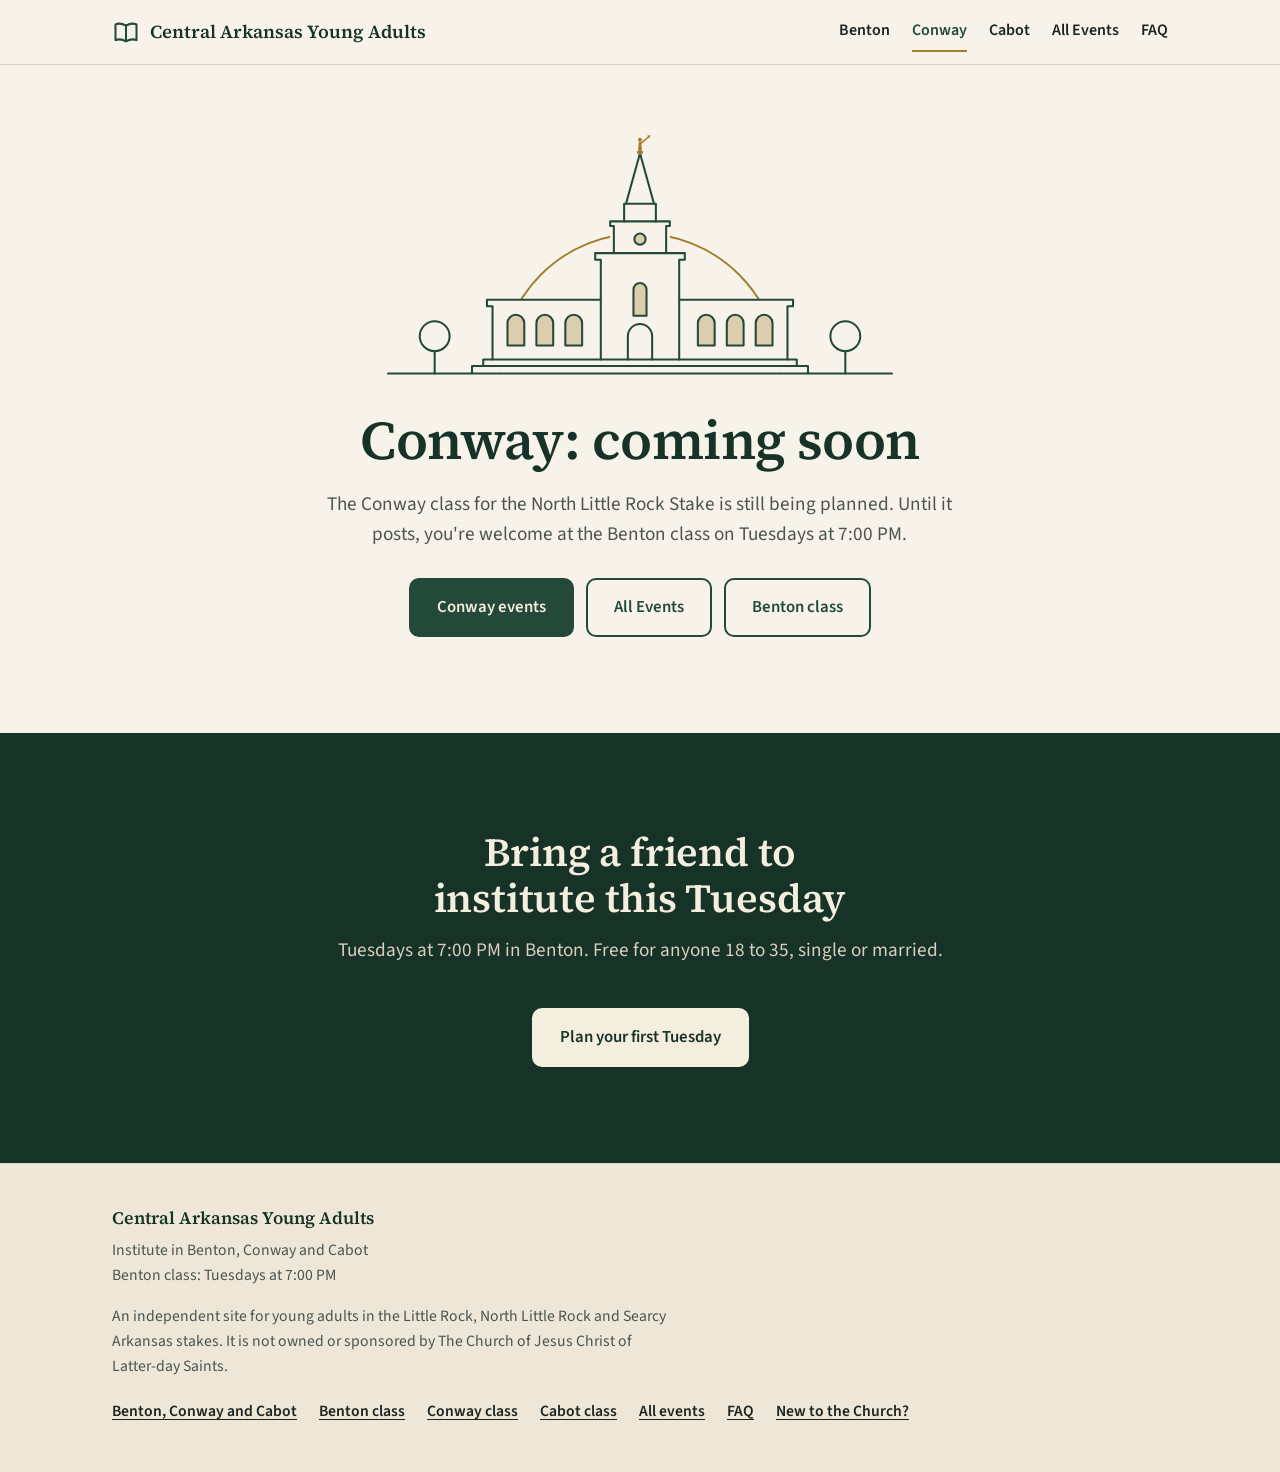
<file: conway.html>
<!doctype html>
<html lang="en" class="no-js">
<head>
<meta charset="utf-8">
<meta name="viewport" content="width=device-width, initial-scale=1">
<title>Conway Institute Class: Coming Soon | Central Arkansas Young Adults</title>
<meta name="description" content="The Conway institute class for young adults in the North Little Rock Stake is coming soon. Until then, young adults are welcome at the Benton class on Tuesdays at 7:00 PM.">
<meta name="robots" content="noindex, nofollow">
<link rel="canonical" href="https://odyssey-jotun.github.io/arkansas-ysa-institute/conway.html">
<meta property="og:type" content="website">
<meta property="og:title" content="Conway Institute Class: Coming Soon | Central Arkansas Young Adults">
<meta property="og:description" content="The Conway institute class for young adults in the North Little Rock Stake is coming soon. Until then, young adults are welcome at the Benton class on Tuesdays at 7:00 PM.">
<meta property="og:image" content="https://odyssey-jotun.github.io/arkansas-ysa-institute/images/hero-1400.webp">
<meta name="theme-color" content="#173226">
<link rel="icon" href="favicon.svg" type="image/svg+xml">
<link rel="preload" href="fonts/source-serif-4-latin-600-normal.woff2" as="font" type="font/woff2" crossorigin>
<link rel="preload" href="fonts/source-sans-3-latin-400-normal.woff2" as="font" type="font/woff2" crossorigin>
<link rel="stylesheet" href="styles.css">
<script>document.documentElement.className='js'</script>

</head>
<body>
<a class="skip" href="#main">Skip to content</a>
<header class="site-head">
  <div class="wrap">
    <a class="brand" href="index.html"><svg width="28" height="28" viewBox="0 0 24 24" fill="none" stroke="currentColor" stroke-width="1.75" stroke-linecap="round" stroke-linejoin="round" aria-hidden="true"><path d="M3 5.5C5.5 4.5 8.5 4.5 12 6.5c3.5-2 6.5-2 9-1V19c-2.5-1-5.5-1-9 1-3.5-2-6.5-2-9-1z"/><path d="M12 6.5V20"/></svg><span>Central Arkansas Young Adults</span></a>
    <nav class="site-nav" aria-label="Main">
      <a href="little-rock.html">Benton</a>
      <a href="conway.html" aria-current="page">Conway</a>
      <a href="cabot.html">Cabot</a>
      <a href="events.html">All Events</a>
      <a href="faq.html">FAQ</a>
    </nav>
  </div>
</header>
<main id="main" class="soon-page">
<section class="soon" aria-labelledby="soon-title">
  <div class="wrap narrow center">
    <svg class="temple-art" viewBox="0 0 600 272" role="img" aria-label="A line drawing of a temple with a single spire draws itself in front of a rising sun, a gold angel appears on top of the spire, and the windows glow.">
    <path class="ln ln-sun" pathLength="1" style="--d:0s;--t:1.2s" d="M150 262A150 150 0 0 1 450 262"/>
    <path class="mass" style="--m:0.7s" d="M120 247H480V262H120Z"/>
    <path class="mass" style="--m:1.1s" d="M136 183H464V254H136Z"/>
    <path class="mass" style="--m:1.6s" d="M252 133H348V247H252Z"/>
    <path class="mass" style="--m:2.2s" d="M268 99H332V133H268Z"/>
    <path class="mass" style="--m:2.6s" d="M283 80H317V99H283Z"/>
    <path class="mass" style="--m:2.9s" d="M285 80 300 26 315 80Z"/>
    <path class="ln" pathLength="1" style="--d:0.2s;--t:0.9s" d="M30 262H570"/>
    <path class="ln" pathLength="1" style="--d:0.7s;--t:0.6s" d="M120 262V254H480V262M132 254V247H468V254"/>
    <path class="ln" pathLength="1" style="--d:0.8s;--t:0.9s" d="M80 262V238M64 222a16 16 0 1 0 32 0a16 16 0 1 0-32 0M520 262V238M504 222a16 16 0 1 0 32 0a16 16 0 1 0-32 0"/>
    <path class="ln" pathLength="1" style="--d:1.1s;--t:0.7s" d="M142 247V190H136V183H258"/>
    <path class="ln" pathLength="1" style="--d:1.1s;--t:0.7s" d="M458 247V190H464V183H342"/>
    <path class="ln" pathLength="1" style="--d:1.6s;--t:0.8s" d="M258 247V140H252V133H348V140H342V247"/>
    <path class="ln" pathLength="1" style="--d:2.2s;--t:0.5s" d="M272 133V104H268V99H332V104H328V133"/>
    <path class="ln" pathLength="1" style="--d:2.6s;--t:0.4s" d="M283 99V80H317V99"/>
    <path class="ln" pathLength="1" style="--d:2.9s;--t:0.5s" d="M285 80 300 26 315 80"/>
    <path class="ln" pathLength="1" style="--d:2.2s;--t:0.5s" d="M287 247V222A13 13 0 0 1 313 222V247"/>
    <path class="ln win" pathLength="1" style="--d:2.40s;--t:.4s;--f:3.60s" d="M158 232V208A9 9 0 0 1 176 208V232Z"/>
    <path class="ln win" pathLength="1" style="--d:2.48s;--t:.4s;--f:3.72s" d="M189 232V208A9 9 0 0 1 207 208V232Z"/>
    <path class="ln win" pathLength="1" style="--d:2.56s;--t:.4s;--f:3.84s" d="M220 232V208A9 9 0 0 1 238 208V232Z"/>
    <path class="ln win" pathLength="1" style="--d:2.64s;--t:.4s;--f:3.96s" d="M362 232V208A9 9 0 0 1 380 208V232Z"/>
    <path class="ln win" pathLength="1" style="--d:2.72s;--t:.4s;--f:4.08s" d="M393 232V208A9 9 0 0 1 411 208V232Z"/>
    <path class="ln win" pathLength="1" style="--d:2.80s;--t:.4s;--f:4.20s" d="M424 232V208A9 9 0 0 1 442 208V232Z"/>
    <path class="ln win" pathLength="1" style="--d:2.88s;--t:.4s;--f:4.32s" d="M293 200V172A7 7 0 0 1 307 172V200Z"/>
    <path class="ln win" pathLength="1" style="--d:2.96s;--t:.4s;--f:4.44s" d="M294 118a6 6 0 1 0 12 0a6 6 0 1 0-12 0"/>
    <g class="gold">
      <ellipse cx="300" cy="25" rx="3.4" ry="2"/>
      <path d="M298.2 24c-.4-4 .2-8 1.1-10.6h1.4c.9 2.6 1.5 6.6 1.1 10.6z"/>
      <circle cx="300" cy="11.6" r="2.1"/>
      <path class="trumpet" d="M301 15.4 309 8.6"/>
      <path d="M307.6 7.2l3.6-.9-1 3.6z"/>
    </g>
  </svg>
    <h1 id="soon-title">Conway: coming soon</h1>
    <p class="lead">The Conway class for the North Little Rock Stake is still being planned. Until it posts, you're welcome at the Benton class on Tuesdays at 7:00 PM.</p>
    <div class="soon-btns">
      <a class="btn" href="events-conway.html">Conway events</a>
      <a class="btn btn-line" href="events.html">All Events</a>
      <a class="btn btn-line" href="little-rock.html">Benton class</a>
    </div>
  </div>
</section>
<script>
(function(){
  var art=document.querySelector('.temple-art');if(!art)return;
  if(window.matchMedia&&matchMedia('(prefers-reduced-motion: reduce)').matches){art.classList.add('go');return}
  var timer,seen=false;
  function draw(){art.classList.remove('out');art.classList.add('go');timer=setTimeout(fade,9000)}
  function fade(){art.classList.add('out');timer=setTimeout(function(){art.classList.remove('go','out');requestAnimationFrame(function(){requestAnimationFrame(draw)})},900)}
  function start(){if(seen)return;seen=true;setTimeout(draw,250)}
  if('IntersectionObserver' in window){new IntersectionObserver(function(es,o){if(es[0].isIntersecting){o.disconnect();start()}},{threshold:.35}).observe(art)}else{start()}
  art.addEventListener('click',function(){clearTimeout(timer);art.classList.remove('go','out');requestAnimationFrame(function(){requestAnimationFrame(draw)})});
})();
</script><section class="final dark" aria-labelledby="final-title">
  <div class="wrap narrow">
    <h2 id="final-title">Bring a friend to institute this Tuesday</h2>
    <p class="lead">Tuesdays at 7:00 PM in Benton. Free for anyone 18 to 35, single or married.</p>
    <a class="btn btn-cream" href="little-rock.html#visit">Plan your first Tuesday</a>
  </div>
</section>
</main>
<footer class="site-foot">
  <div class="wrap foot-grid">
    <div>
      <p class="foot-name">Central Arkansas Young Adults</p>
      <p>Institute in Benton, Conway and Cabot<br>Benton class: Tuesdays at 7:00 PM</p>
      <p style="margin-top:14px">An independent site for young adults in the Little Rock, North Little Rock and Searcy Arkansas stakes. It is not owned or sponsored by The Church of Jesus Christ of Latter-day Saints.</p>
    </div>
    <ul class="foot-links">
      <li><a href="index.html#stakes">Benton, Conway and Cabot</a></li>
      <li><a href="little-rock.html">Benton class</a></li>
      <li><a href="conway.html">Conway class</a></li>
      <li><a href="cabot.html">Cabot class</a></li>
      <li><a href="events.html">All events</a></li>
      <li><a href="faq.html">FAQ</a></li>
      <li><a href="new-to-the-church.html">New to the Church?</a></li>
    </ul>
  </div>
</footer>
<script>
(function(){
  var tabs=[].slice.call(document.querySelectorAll('[role="tab"]'));
  function show(t,focus){
    tabs.forEach(function(x){
      var on=x===t;x.setAttribute('aria-selected',on);x.tabIndex=on?0:-1;
      document.getElementById(x.getAttribute('aria-controls')).hidden=!on;
    });
    if(focus)t.focus();
  }
  tabs.forEach(function(t,i){
    t.addEventListener('click',function(){show(t);history.replaceState(null,'','#'+t.dataset.hash)});
    t.addEventListener('keydown',function(e){
      var n=null;
      if(e.key==='ArrowRight')n=tabs[(i+1)%tabs.length];
      if(e.key==='ArrowLeft')n=tabs[(i-1+tabs.length)%tabs.length];
      if(e.key==='Home')n=tabs[0];
      if(e.key==='End')n=tabs[tabs.length-1];
      if(n){e.preventDefault();show(n,true)}
    });
  });
  if(tabs.length){
    var h=location.hash.slice(1),start=tabs.filter(function(t){return t.dataset.hash===h})[0]||tabs[0];
    show(start);
    if(start.dataset.hash===h)document.getElementById('stakes').scrollIntoView();
  }
  var els=document.querySelectorAll('.reveal');
  if('IntersectionObserver' in window){
    var io=new IntersectionObserver(function(es){es.forEach(function(e){if(e.isIntersecting){e.target.classList.add('in');io.unobserve(e.target)}})},{rootMargin:'0px 0px -8% 0px'});
    els.forEach(function(el){io.observe(el)});
  }else{els.forEach(function(el){el.classList.add('in')})}
})();
</script>
</body>
</html>
</file>
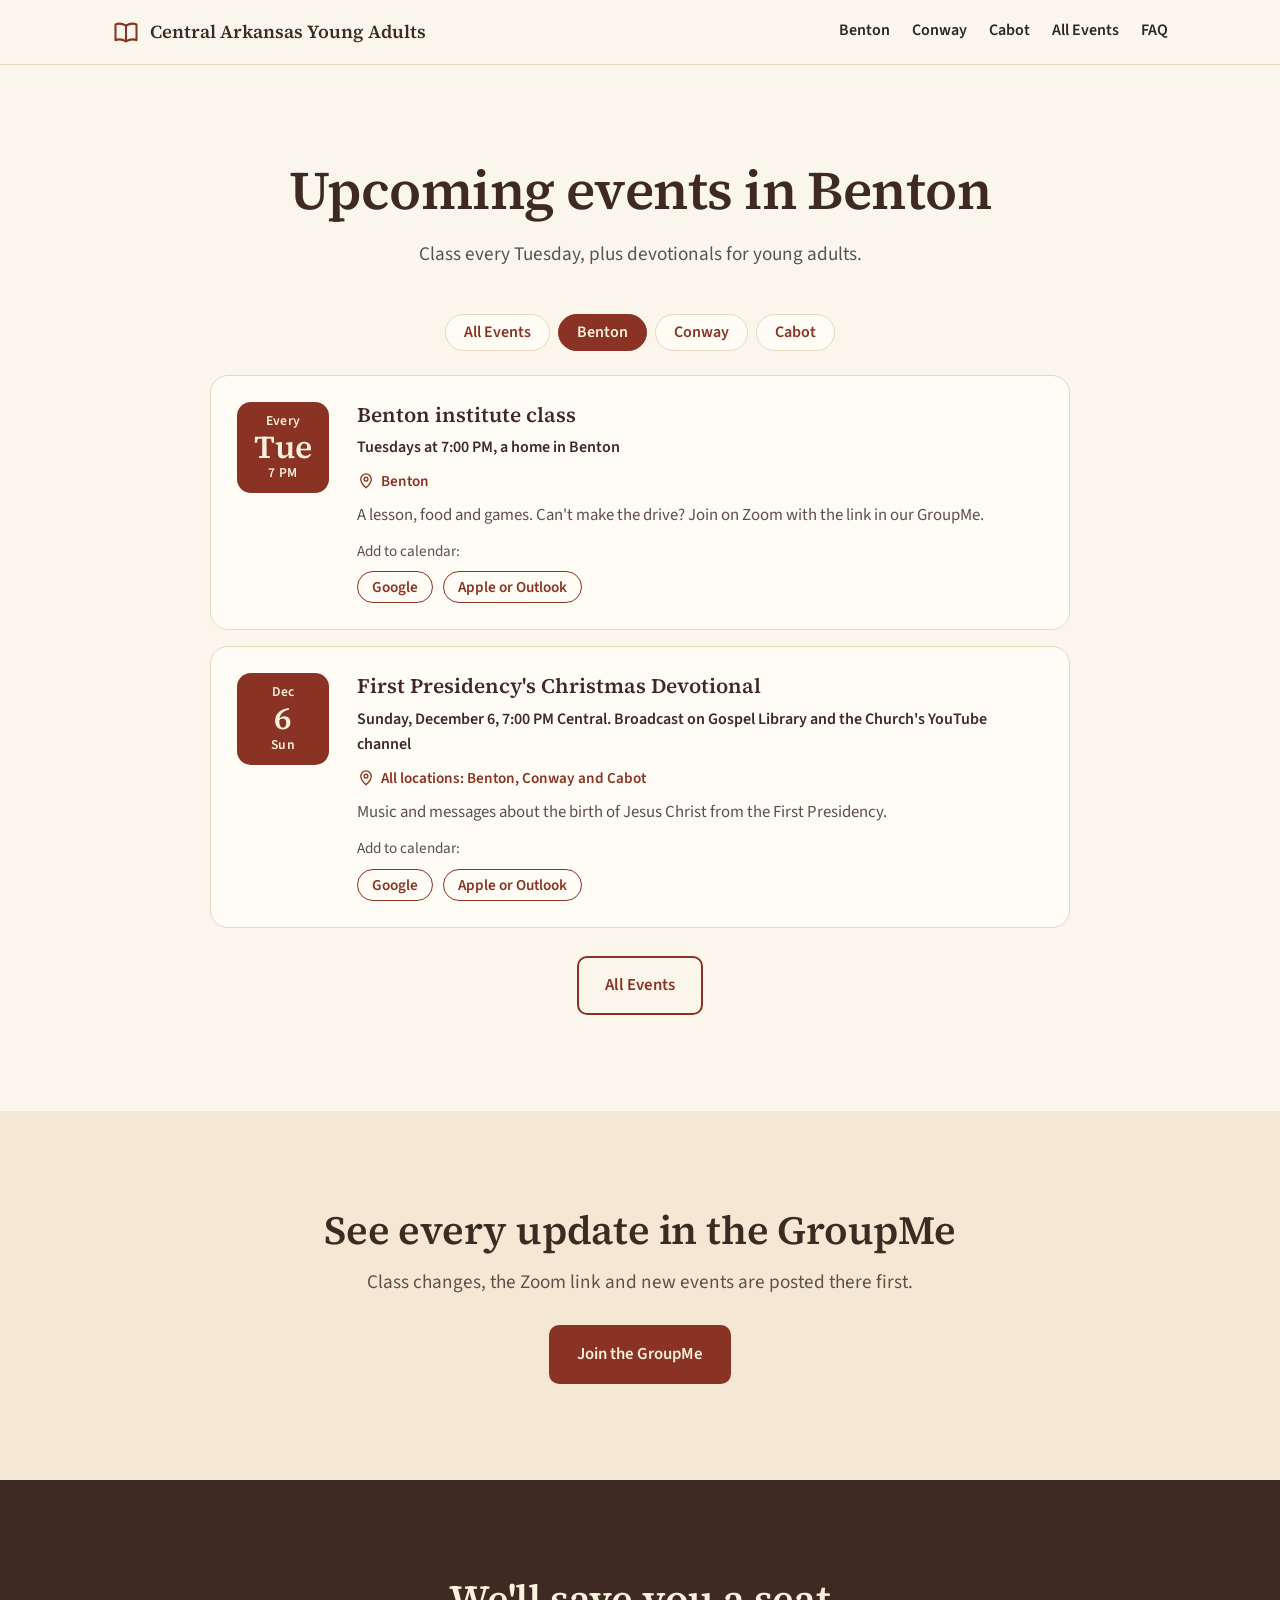
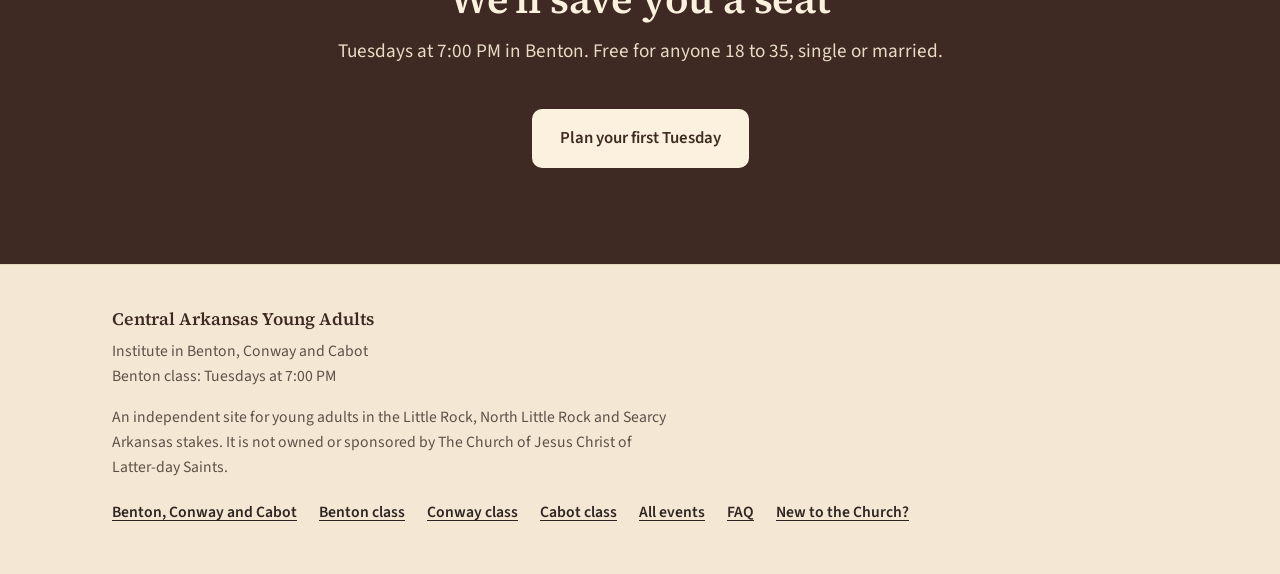
<file: events-benton.html>
<!doctype html>
<html lang="en" class="no-js">
<head>
<meta charset="utf-8">
<meta name="viewport" content="width=device-width, initial-scale=1">
<title>Upcoming Events in Benton for Young Adults | Central Arkansas Young Adults</title>
<meta name="description" content="Upcoming institute classes and devotionals for young adults 18 to 35 in Benton, Arkansas.">
<meta name="robots" content="noindex, nofollow">
<link rel="canonical" href="https://odyssey-jotun.github.io/arkansas-ysa-institute/events-benton.html">
<meta property="og:type" content="website">
<meta property="og:title" content="Upcoming Events in Benton for Young Adults | Central Arkansas Young Adults">
<meta property="og:description" content="Upcoming institute classes and devotionals for young adults 18 to 35 in Benton, Arkansas.">
<meta property="og:image" content="https://odyssey-jotun.github.io/arkansas-ysa-institute/images/ysa-home-1400.webp">
<meta name="theme-color" content="#173226">
<link rel="icon" href="favicon.svg" type="image/svg+xml">
<link rel="preload" href="fonts/source-serif-4-latin-600-normal.woff2" as="font" type="font/woff2" crossorigin>
<link rel="preload" href="fonts/source-sans-3-latin-400-normal.woff2" as="font" type="font/woff2" crossorigin>
<link rel="stylesheet" href="styles.css">
<script>document.documentElement.className='js'</script>

</head>
<body class="warm">
<a class="skip" href="#main">Skip to content</a>
<header class="site-head">
  <div class="wrap">
    <a class="brand" href="index.html"><svg width="28" height="28" viewBox="0 0 24 24" fill="none" stroke="currentColor" stroke-width="1.75" stroke-linecap="round" stroke-linejoin="round" aria-hidden="true"><path d="M3 5.5C5.5 4.5 8.5 4.5 12 6.5c3.5-2 6.5-2 9-1V19c-2.5-1-5.5-1-9 1-3.5-2-6.5-2-9-1z"/><path d="M12 6.5V20"/></svg><span>Central Arkansas Young Adults</span></a>
    <nav class="site-nav" aria-label="Main">
      <a href="little-rock.html">Benton</a>
      <a href="conway.html">Conway</a>
      <a href="cabot.html">Cabot</a>
      <a href="events.html">All Events</a>
      <a href="faq.html">FAQ</a>
    </nav>
  </div>
</header>
<main id="main" class="events-page">
<section id="events" aria-labelledby="events-title">
  <div class="wrap">
    <div class="section-head">
      <h1 id="events-title">Upcoming events in Benton</h1>
      <p class="lead">Class every Tuesday, plus devotionals for young adults.</p>
    </div>
    <nav class="ev-tabs" aria-label="Events by location"><a href="events.html">All Events</a><a href="events-benton.html" aria-current="page">Benton</a><a href="events-conway.html">Conway</a><a href="events-cabot.html">Cabot</a></nav>
    <ul class="events">
      <li class="event">
        <div class="event-date" aria-hidden="true"><span class="ev-small">Every</span><span class="ev-big">Tue</span><span class="ev-small">7 PM</span></div>
        <div class="event-body">
          <h3>Benton institute class</h3>
          <p class="ev-meta">Tuesdays at 7:00 PM, a home in Benton</p>
          <p class="ev-where"><svg width="18" height="18" viewBox="0 0 24 24" fill="none" stroke="currentColor" stroke-width="1.75" stroke-linecap="round" stroke-linejoin="round" aria-hidden="true"><path d="M12 21s-7-6.2-7-11.5a7 7 0 0 1 14 0C19 14.8 12 21 12 21z"/><circle cx="12" cy="9.5" r="2.5"/></svg><span>Benton</span></p>
          <p>A lesson, food and games. Can't make the drive? Join on Zoom with the link in our GroupMe.</p>
          <div class="ev-cal"><span>Add to calendar:</span> <a href="https://calendar.google.com/calendar/render?action=TEMPLATE&amp;ctz=America%2FChicago&amp;text=Institute+at+Marc+and+Nikki%27s&amp;dates=20261027T190000%2F20261027T200000&amp;location=Benton%2C+AR&amp;details=Little+Rock+Stake+institute+class.+Bring+scriptures+or+the+Gospel+Library+app%2C+and+bring+a+friend.+Join+GroupMe+for+the+address%3A+https%3A%2F%2Fgroupme.com%2Fjoin_group%2F104089376%2FJdmKvg4Y&amp;recur=RRULE%3AFREQ%3DWEEKLY%3BBYDAY%3DTU" target="_blank" rel="noopener">Google</a> <a href="little-rock-institute.ics">Apple or Outlook</a></div>
        </div>
      </li><li class="event" data-date="2026-11-21">
        <div class="event-date" aria-hidden="true"><span class="ev-small">Nov</span><span class="ev-big">21</span><span class="ev-small">Sat</span></div>
        <div class="event-body">
          <h3>Young Adult Devotional with Elder Eric Bednar</h3>
          <p class="ev-meta"><time datetime="2026-11-21">Saturday, November 21</time>, 4:00 PM Central. Little Rock Arkansas Stake Center, 13901 Quail Run Drive, Little Rock</p>
          <p class="ev-where"><svg width="18" height="18" viewBox="0 0 24 24" fill="none" stroke="currentColor" stroke-width="1.75" stroke-linecap="round" stroke-linejoin="round" aria-hidden="true"><path d="M12 21s-7-6.2-7-11.5a7 7 0 0 1 14 0C19 14.8 12 21 12 21z"/><circle cx="12" cy="9.5" r="2.5"/></svg><span>All locations: Benton, Conway and Cabot</span></p>
          <p>Dinner from 4:00 to 4:45, then Elder Eric Bednar, an Area Seventy, speaks from 5:00 to 6:00. For young adults 18 to 35, single and married, from the Little Rock, North Little Rock and Searcy stakes.</p>
          <div class="ev-cal"><span>Add to calendar:</span> <a href="https://calendar.google.com/calendar/render?action=TEMPLATE&amp;ctz=America%2FChicago&amp;text=Young+Adult+Devotional+with+Elder+Eric+Bednar&amp;dates=20261121T160000%2F20261121T180000&amp;location=Little+Rock+Arkansas+Stake+Center%2C+13901+Quail+Run+Drive%2C+Little+Rock&amp;details=Dinner+from+4%3A00+to+4%3A45%2C+then+Elder+Eric+Bednar%2C+an+Area+Seventy%2C+speaks+from+5%3A00+to+6%3A00.+For+young+adults+18+to+35%2C+single+and+married%2C+from+the+Little+Rock%2C+North+Little+Rock+and+Searcy+stakes." target="_blank" rel="noopener">Google</a> <a href="events/bednar-devotional-2026-11-21.ics">Apple or Outlook</a></div>
        </div>
      </li><li class="event" data-date="2026-12-06">
        <div class="event-date" aria-hidden="true"><span class="ev-small">Dec</span><span class="ev-big">6</span><span class="ev-small">Sun</span></div>
        <div class="event-body">
          <h3>First Presidency&#x27;s Christmas Devotional</h3>
          <p class="ev-meta"><time datetime="2026-12-06">Sunday, December 6</time>, 7:00 PM Central. Broadcast on Gospel Library and the Church&#x27;s YouTube channel</p>
          <p class="ev-where"><svg width="18" height="18" viewBox="0 0 24 24" fill="none" stroke="currentColor" stroke-width="1.75" stroke-linecap="round" stroke-linejoin="round" aria-hidden="true"><path d="M12 21s-7-6.2-7-11.5a7 7 0 0 1 14 0C19 14.8 12 21 12 21z"/><circle cx="12" cy="9.5" r="2.5"/></svg><span>All locations: Benton, Conway and Cabot</span></p>
          <p>Music and messages about the birth of Jesus Christ from the First Presidency.</p>
          <div class="ev-cal"><span>Add to calendar:</span> <a href="https://calendar.google.com/calendar/render?action=TEMPLATE&amp;ctz=America%2FChicago&amp;text=First+Presidency%27s+Christmas+Devotional&amp;dates=20261206T190000%2F20261206T200000&amp;location=Broadcast+on+Gospel+Library+and+the+Church%27s+YouTube+channel&amp;details=Music+and+messages+about+the+birth+of+Jesus+Christ+from+the+First+Presidency." target="_blank" rel="noopener">Google</a> <a href="events/christmas-devotional-2026-12-06.ics">Apple or Outlook</a></div>
        </div>
      </li>
    </ul>
    <p class="ev-empty" hidden>New events are coming soon. Check <a href="events.html">All Events</a> or the GroupMe.</p>
    <div class="cta-row"><a class="btn btn-line" href="events.html">All Events</a></div>
  </div>
</section>
<script>
(function(){var t=new Date();t.setHours(0,0,0,0);document.querySelectorAll('.event[data-date]').forEach(function(el){var p=el.dataset.date.split('-');if(new Date(+p[0],p[1]-1,+p[2])<t)el.remove()});document.querySelectorAll('.events').forEach(function(u){if(!u.children.length){var m=u.parentNode.querySelector('.ev-empty');if(m)m.hidden=false}})})();
</script>
<section class="band" aria-labelledby="updates-title">
  <div class="wrap narrow center">
    <h2 id="updates-title">See every update in the GroupMe</h2>
    <p class="lead">Class changes, the Zoom link and new events are posted there first.</p>
    <div class="cta-row"><a class="btn" href="https://groupme.com/join_group/104089376/JdmKvg4Y">Join the GroupMe</a></div>
  </div>
</section><section class="final dark" aria-labelledby="final-title">
  <div class="wrap narrow">
    <h2 id="final-title">We'll save you a seat</h2>
    <p class="lead">Tuesdays at 7:00 PM in Benton. Free for anyone 18 to 35, single or married.</p>
    <a class="btn btn-cream" href="little-rock.html#visit">Plan your first Tuesday</a>
  </div>
</section>
</main>
<footer class="site-foot">
  <div class="wrap foot-grid">
    <div>
      <p class="foot-name">Central Arkansas Young Adults</p>
      <p>Institute in Benton, Conway and Cabot<br>Benton class: Tuesdays at 7:00 PM</p>
      <p style="margin-top:14px">An independent site for young adults in the Little Rock, North Little Rock and Searcy Arkansas stakes. It is not owned or sponsored by The Church of Jesus Christ of Latter-day Saints.</p>
    </div>
    <ul class="foot-links">
      <li><a href="index.html#stakes">Benton, Conway and Cabot</a></li>
      <li><a href="little-rock.html">Benton class</a></li>
      <li><a href="conway.html">Conway class</a></li>
      <li><a href="cabot.html">Cabot class</a></li>
      <li><a href="events.html">All events</a></li>
      <li><a href="faq.html">FAQ</a></li>
      <li><a href="new-to-the-church.html">New to the Church?</a></li>
    </ul>
  </div>
</footer>
<script>
(function(){
  var tabs=[].slice.call(document.querySelectorAll('[role="tab"]'));
  function show(t,focus){
    tabs.forEach(function(x){
      var on=x===t;x.setAttribute('aria-selected',on);x.tabIndex=on?0:-1;
      document.getElementById(x.getAttribute('aria-controls')).hidden=!on;
    });
    if(focus)t.focus();
  }
  tabs.forEach(function(t,i){
    t.addEventListener('click',function(){show(t);history.replaceState(null,'','#'+t.dataset.hash)});
    t.addEventListener('keydown',function(e){
      var n=null;
      if(e.key==='ArrowRight')n=tabs[(i+1)%tabs.length];
      if(e.key==='ArrowLeft')n=tabs[(i-1+tabs.length)%tabs.length];
      if(e.key==='Home')n=tabs[0];
      if(e.key==='End')n=tabs[tabs.length-1];
      if(n){e.preventDefault();show(n,true)}
    });
  });
  if(tabs.length){
    var h=location.hash.slice(1),start=tabs.filter(function(t){return t.dataset.hash===h})[0]||tabs[0];
    show(start);
    if(start.dataset.hash===h)document.getElementById('stakes').scrollIntoView();
  }
  var els=document.querySelectorAll('.reveal');
  if('IntersectionObserver' in window){
    var io=new IntersectionObserver(function(es){es.forEach(function(e){if(e.isIntersecting){e.target.classList.add('in');io.unobserve(e.target)}})},{rootMargin:'0px 0px -8% 0px'});
    els.forEach(function(el){io.observe(el)});
  }else{els.forEach(function(el){el.classList.add('in')})}
})();
</script>
</body>
</html>
</file>
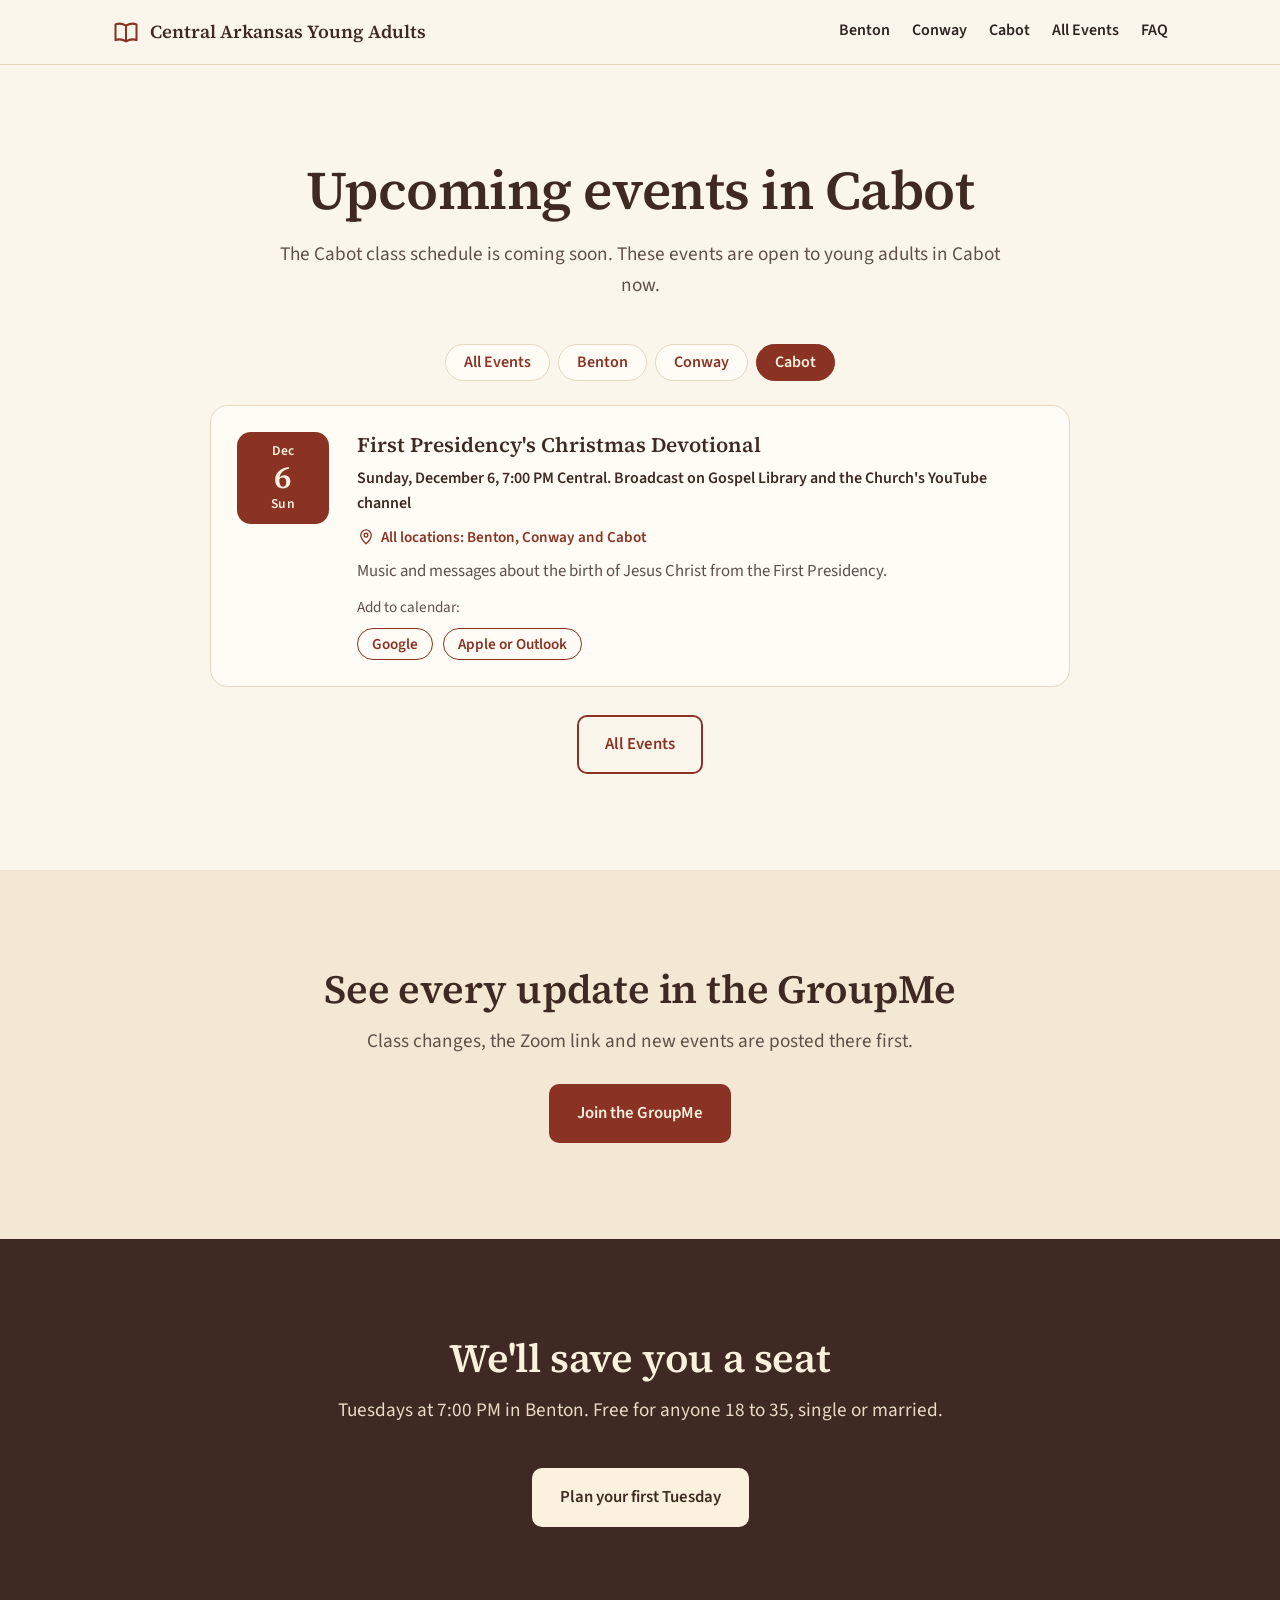
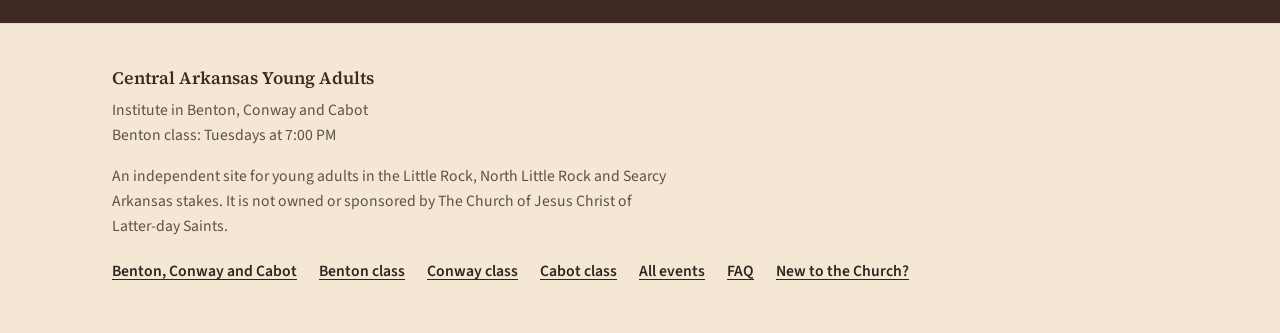
<file: events-cabot.html>
<!doctype html>
<html lang="en" class="no-js">
<head>
<meta charset="utf-8">
<meta name="viewport" content="width=device-width, initial-scale=1">
<title>Upcoming Events in Cabot for Young Adults | Central Arkansas Young Adults</title>
<meta name="description" content="Upcoming institute classes and devotionals for young adults 18 to 35 in Cabot, Arkansas.">
<meta name="robots" content="noindex, nofollow">
<link rel="canonical" href="https://odyssey-jotun.github.io/arkansas-ysa-institute/events-cabot.html">
<meta property="og:type" content="website">
<meta property="og:title" content="Upcoming Events in Cabot for Young Adults | Central Arkansas Young Adults">
<meta property="og:description" content="Upcoming institute classes and devotionals for young adults 18 to 35 in Cabot, Arkansas.">
<meta property="og:image" content="https://odyssey-jotun.github.io/arkansas-ysa-institute/images/ysa-home-1400.webp">
<meta name="theme-color" content="#173226">
<link rel="icon" href="favicon.svg" type="image/svg+xml">
<link rel="preload" href="fonts/source-serif-4-latin-600-normal.woff2" as="font" type="font/woff2" crossorigin>
<link rel="preload" href="fonts/source-sans-3-latin-400-normal.woff2" as="font" type="font/woff2" crossorigin>
<link rel="stylesheet" href="styles.css">
<script>document.documentElement.className='js'</script>

</head>
<body class="warm">
<a class="skip" href="#main">Skip to content</a>
<header class="site-head">
  <div class="wrap">
    <a class="brand" href="index.html"><svg width="28" height="28" viewBox="0 0 24 24" fill="none" stroke="currentColor" stroke-width="1.75" stroke-linecap="round" stroke-linejoin="round" aria-hidden="true"><path d="M3 5.5C5.5 4.5 8.5 4.5 12 6.5c3.5-2 6.5-2 9-1V19c-2.5-1-5.5-1-9 1-3.5-2-6.5-2-9-1z"/><path d="M12 6.5V20"/></svg><span>Central Arkansas Young Adults</span></a>
    <nav class="site-nav" aria-label="Main">
      <a href="little-rock.html">Benton</a>
      <a href="conway.html">Conway</a>
      <a href="cabot.html">Cabot</a>
      <a href="events.html">All Events</a>
      <a href="faq.html">FAQ</a>
    </nav>
  </div>
</header>
<main id="main" class="events-page">
<section id="events" aria-labelledby="events-title">
  <div class="wrap">
    <div class="section-head">
      <h1 id="events-title">Upcoming events in Cabot</h1>
      <p class="lead">The Cabot class schedule is coming soon. These events are open to young adults in Cabot now.</p>
    </div>
    <nav class="ev-tabs" aria-label="Events by location"><a href="events.html">All Events</a><a href="events-benton.html">Benton</a><a href="events-conway.html">Conway</a><a href="events-cabot.html" aria-current="page">Cabot</a></nav>
    <ul class="events">
      <li class="event" data-date="2026-11-21">
        <div class="event-date" aria-hidden="true"><span class="ev-small">Nov</span><span class="ev-big">21</span><span class="ev-small">Sat</span></div>
        <div class="event-body">
          <h3>Young Adult Devotional with Elder Eric Bednar</h3>
          <p class="ev-meta"><time datetime="2026-11-21">Saturday, November 21</time>, 4:00 PM Central. Little Rock Arkansas Stake Center, 13901 Quail Run Drive, Little Rock</p>
          <p class="ev-where"><svg width="18" height="18" viewBox="0 0 24 24" fill="none" stroke="currentColor" stroke-width="1.75" stroke-linecap="round" stroke-linejoin="round" aria-hidden="true"><path d="M12 21s-7-6.2-7-11.5a7 7 0 0 1 14 0C19 14.8 12 21 12 21z"/><circle cx="12" cy="9.5" r="2.5"/></svg><span>All locations: Benton, Conway and Cabot</span></p>
          <p>Dinner from 4:00 to 4:45, then Elder Eric Bednar, an Area Seventy, speaks from 5:00 to 6:00. For young adults 18 to 35, single and married, from the Little Rock, North Little Rock and Searcy stakes.</p>
          <div class="ev-cal"><span>Add to calendar:</span> <a href="https://calendar.google.com/calendar/render?action=TEMPLATE&amp;ctz=America%2FChicago&amp;text=Young+Adult+Devotional+with+Elder+Eric+Bednar&amp;dates=20261121T160000%2F20261121T180000&amp;location=Little+Rock+Arkansas+Stake+Center%2C+13901+Quail+Run+Drive%2C+Little+Rock&amp;details=Dinner+from+4%3A00+to+4%3A45%2C+then+Elder+Eric+Bednar%2C+an+Area+Seventy%2C+speaks+from+5%3A00+to+6%3A00.+For+young+adults+18+to+35%2C+single+and+married%2C+from+the+Little+Rock%2C+North+Little+Rock+and+Searcy+stakes." target="_blank" rel="noopener">Google</a> <a href="events/bednar-devotional-2026-11-21.ics">Apple or Outlook</a></div>
        </div>
      </li><li class="event" data-date="2026-12-06">
        <div class="event-date" aria-hidden="true"><span class="ev-small">Dec</span><span class="ev-big">6</span><span class="ev-small">Sun</span></div>
        <div class="event-body">
          <h3>First Presidency&#x27;s Christmas Devotional</h3>
          <p class="ev-meta"><time datetime="2026-12-06">Sunday, December 6</time>, 7:00 PM Central. Broadcast on Gospel Library and the Church&#x27;s YouTube channel</p>
          <p class="ev-where"><svg width="18" height="18" viewBox="0 0 24 24" fill="none" stroke="currentColor" stroke-width="1.75" stroke-linecap="round" stroke-linejoin="round" aria-hidden="true"><path d="M12 21s-7-6.2-7-11.5a7 7 0 0 1 14 0C19 14.8 12 21 12 21z"/><circle cx="12" cy="9.5" r="2.5"/></svg><span>All locations: Benton, Conway and Cabot</span></p>
          <p>Music and messages about the birth of Jesus Christ from the First Presidency.</p>
          <div class="ev-cal"><span>Add to calendar:</span> <a href="https://calendar.google.com/calendar/render?action=TEMPLATE&amp;ctz=America%2FChicago&amp;text=First+Presidency%27s+Christmas+Devotional&amp;dates=20261206T190000%2F20261206T200000&amp;location=Broadcast+on+Gospel+Library+and+the+Church%27s+YouTube+channel&amp;details=Music+and+messages+about+the+birth+of+Jesus+Christ+from+the+First+Presidency." target="_blank" rel="noopener">Google</a> <a href="events/christmas-devotional-2026-12-06.ics">Apple or Outlook</a></div>
        </div>
      </li>
    </ul>
    <p class="ev-empty" hidden>New events are coming soon. Check <a href="events.html">All Events</a> or the GroupMe.</p>
    <div class="cta-row"><a class="btn btn-line" href="events.html">All Events</a></div>
  </div>
</section>
<script>
(function(){var t=new Date();t.setHours(0,0,0,0);document.querySelectorAll('.event[data-date]').forEach(function(el){var p=el.dataset.date.split('-');if(new Date(+p[0],p[1]-1,+p[2])<t)el.remove()});document.querySelectorAll('.events').forEach(function(u){if(!u.children.length){var m=u.parentNode.querySelector('.ev-empty');if(m)m.hidden=false}})})();
</script>
<section class="band" aria-labelledby="updates-title">
  <div class="wrap narrow center">
    <h2 id="updates-title">See every update in the GroupMe</h2>
    <p class="lead">Class changes, the Zoom link and new events are posted there first.</p>
    <div class="cta-row"><a class="btn" href="https://groupme.com/join_group/104089376/JdmKvg4Y">Join the GroupMe</a></div>
  </div>
</section><section class="final dark" aria-labelledby="final-title">
  <div class="wrap narrow">
    <h2 id="final-title">We'll save you a seat</h2>
    <p class="lead">Tuesdays at 7:00 PM in Benton. Free for anyone 18 to 35, single or married.</p>
    <a class="btn btn-cream" href="little-rock.html#visit">Plan your first Tuesday</a>
  </div>
</section>
</main>
<footer class="site-foot">
  <div class="wrap foot-grid">
    <div>
      <p class="foot-name">Central Arkansas Young Adults</p>
      <p>Institute in Benton, Conway and Cabot<br>Benton class: Tuesdays at 7:00 PM</p>
      <p style="margin-top:14px">An independent site for young adults in the Little Rock, North Little Rock and Searcy Arkansas stakes. It is not owned or sponsored by The Church of Jesus Christ of Latter-day Saints.</p>
    </div>
    <ul class="foot-links">
      <li><a href="index.html#stakes">Benton, Conway and Cabot</a></li>
      <li><a href="little-rock.html">Benton class</a></li>
      <li><a href="conway.html">Conway class</a></li>
      <li><a href="cabot.html">Cabot class</a></li>
      <li><a href="events.html">All events</a></li>
      <li><a href="faq.html">FAQ</a></li>
      <li><a href="new-to-the-church.html">New to the Church?</a></li>
    </ul>
  </div>
</footer>
<script>
(function(){
  var tabs=[].slice.call(document.querySelectorAll('[role="tab"]'));
  function show(t,focus){
    tabs.forEach(function(x){
      var on=x===t;x.setAttribute('aria-selected',on);x.tabIndex=on?0:-1;
      document.getElementById(x.getAttribute('aria-controls')).hidden=!on;
    });
    if(focus)t.focus();
  }
  tabs.forEach(function(t,i){
    t.addEventListener('click',function(){show(t);history.replaceState(null,'','#'+t.dataset.hash)});
    t.addEventListener('keydown',function(e){
      var n=null;
      if(e.key==='ArrowRight')n=tabs[(i+1)%tabs.length];
      if(e.key==='ArrowLeft')n=tabs[(i-1+tabs.length)%tabs.length];
      if(e.key==='Home')n=tabs[0];
      if(e.key==='End')n=tabs[tabs.length-1];
      if(n){e.preventDefault();show(n,true)}
    });
  });
  if(tabs.length){
    var h=location.hash.slice(1),start=tabs.filter(function(t){return t.dataset.hash===h})[0]||tabs[0];
    show(start);
    if(start.dataset.hash===h)document.getElementById('stakes').scrollIntoView();
  }
  var els=document.querySelectorAll('.reveal');
  if('IntersectionObserver' in window){
    var io=new IntersectionObserver(function(es){es.forEach(function(e){if(e.isIntersecting){e.target.classList.add('in');io.unobserve(e.target)}})},{rootMargin:'0px 0px -8% 0px'});
    els.forEach(function(el){io.observe(el)});
  }else{els.forEach(function(el){el.classList.add('in')})}
})();
</script>
</body>
</html>
</file>
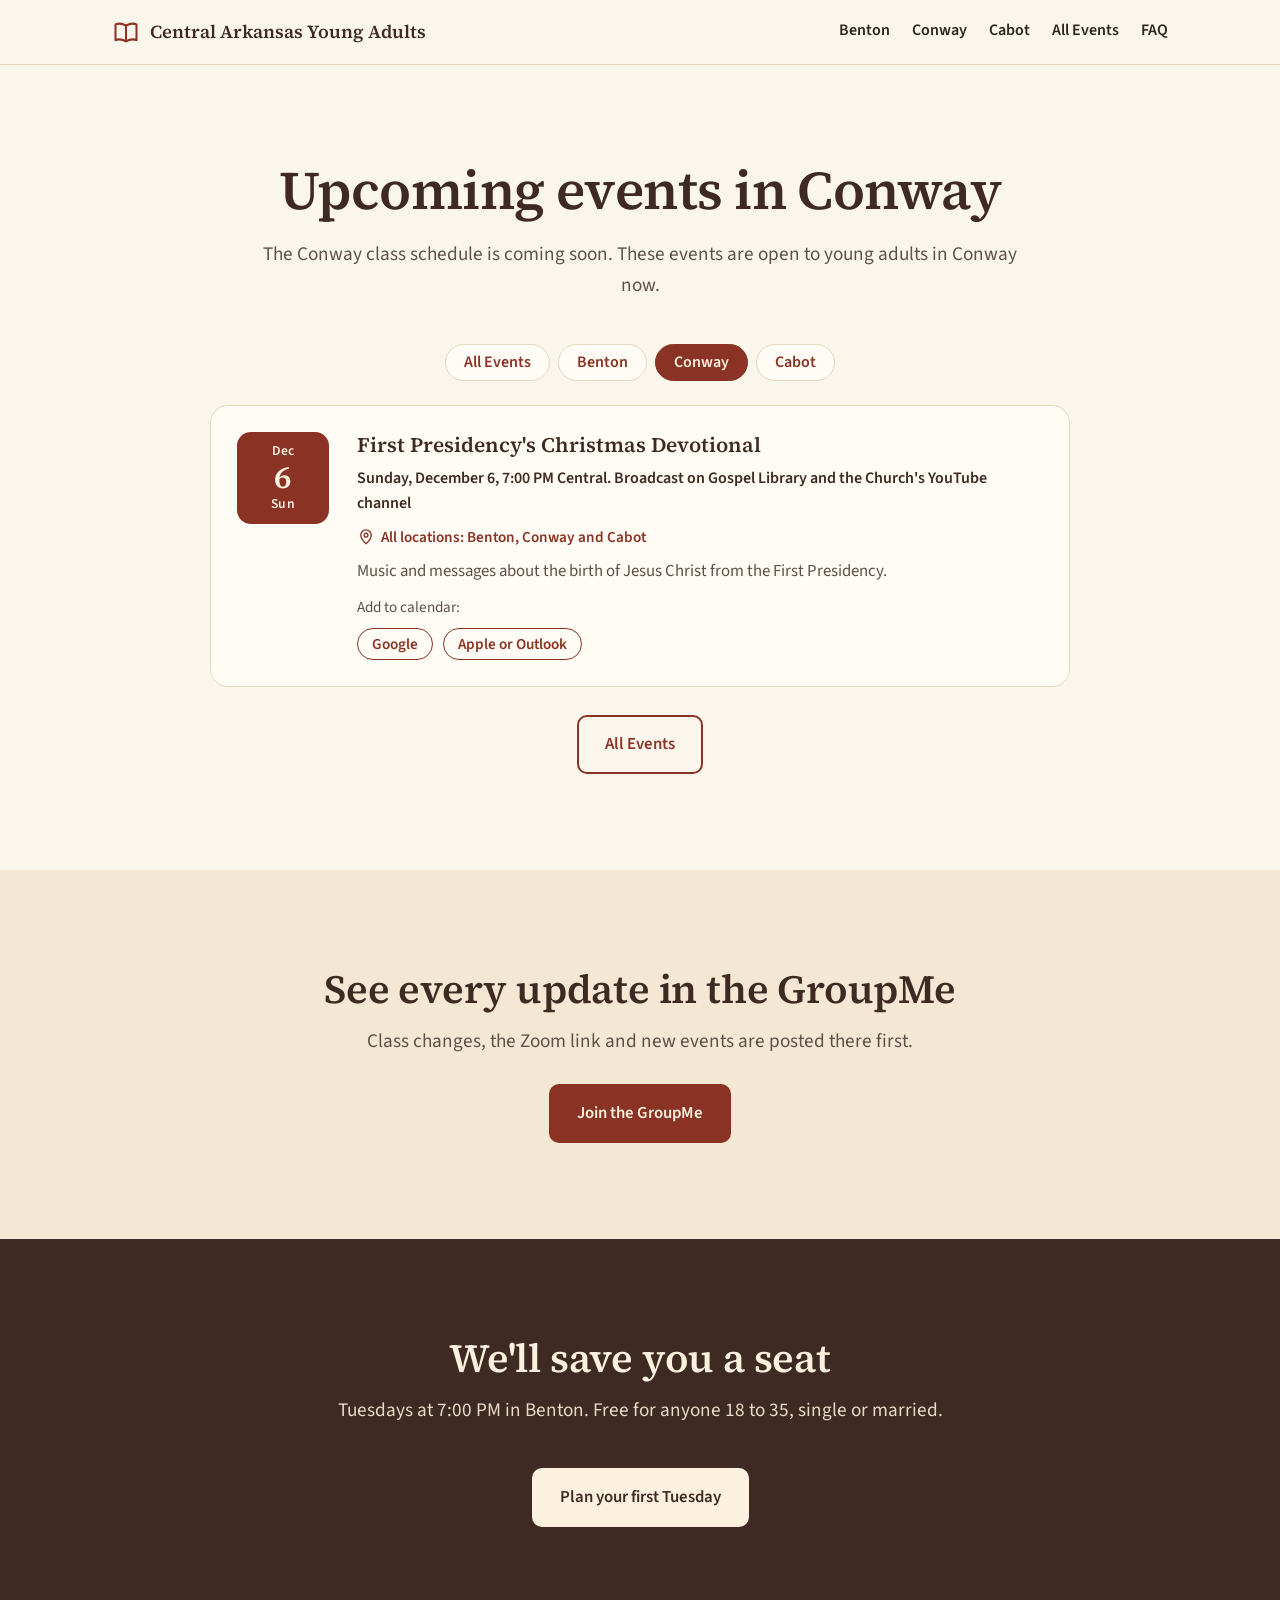
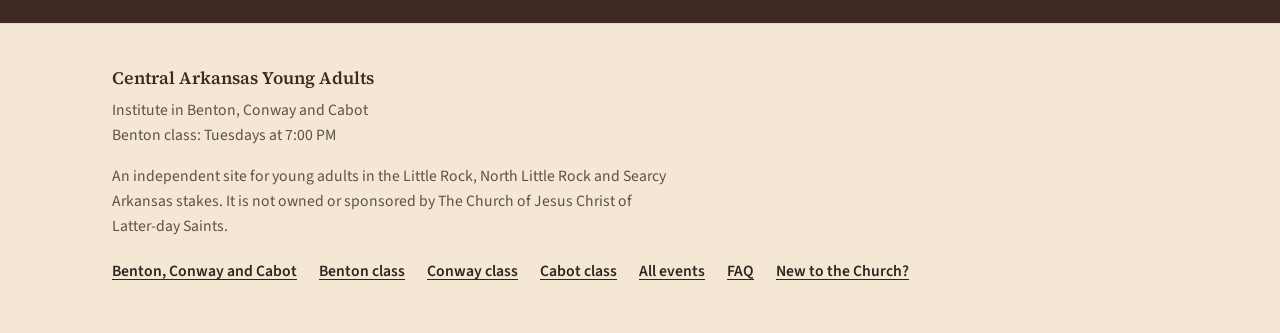
<file: events-conway.html>
<!doctype html>
<html lang="en" class="no-js">
<head>
<meta charset="utf-8">
<meta name="viewport" content="width=device-width, initial-scale=1">
<title>Upcoming Events in Conway for Young Adults | Central Arkansas Young Adults</title>
<meta name="description" content="Upcoming institute classes and devotionals for young adults 18 to 35 in Conway, Arkansas.">
<meta name="robots" content="noindex, nofollow">
<link rel="canonical" href="https://odyssey-jotun.github.io/arkansas-ysa-institute/events-conway.html">
<meta property="og:type" content="website">
<meta property="og:title" content="Upcoming Events in Conway for Young Adults | Central Arkansas Young Adults">
<meta property="og:description" content="Upcoming institute classes and devotionals for young adults 18 to 35 in Conway, Arkansas.">
<meta property="og:image" content="https://odyssey-jotun.github.io/arkansas-ysa-institute/images/ysa-home-1400.webp">
<meta name="theme-color" content="#173226">
<link rel="icon" href="favicon.svg" type="image/svg+xml">
<link rel="preload" href="fonts/source-serif-4-latin-600-normal.woff2" as="font" type="font/woff2" crossorigin>
<link rel="preload" href="fonts/source-sans-3-latin-400-normal.woff2" as="font" type="font/woff2" crossorigin>
<link rel="stylesheet" href="styles.css">
<script>document.documentElement.className='js'</script>

</head>
<body class="warm">
<a class="skip" href="#main">Skip to content</a>
<header class="site-head">
  <div class="wrap">
    <a class="brand" href="index.html"><svg width="28" height="28" viewBox="0 0 24 24" fill="none" stroke="currentColor" stroke-width="1.75" stroke-linecap="round" stroke-linejoin="round" aria-hidden="true"><path d="M3 5.5C5.5 4.5 8.5 4.5 12 6.5c3.5-2 6.5-2 9-1V19c-2.5-1-5.5-1-9 1-3.5-2-6.5-2-9-1z"/><path d="M12 6.5V20"/></svg><span>Central Arkansas Young Adults</span></a>
    <nav class="site-nav" aria-label="Main">
      <a href="little-rock.html">Benton</a>
      <a href="conway.html">Conway</a>
      <a href="cabot.html">Cabot</a>
      <a href="events.html">All Events</a>
      <a href="faq.html">FAQ</a>
    </nav>
  </div>
</header>
<main id="main" class="events-page">
<section id="events" aria-labelledby="events-title">
  <div class="wrap">
    <div class="section-head">
      <h1 id="events-title">Upcoming events in Conway</h1>
      <p class="lead">The Conway class schedule is coming soon. These events are open to young adults in Conway now.</p>
    </div>
    <nav class="ev-tabs" aria-label="Events by location"><a href="events.html">All Events</a><a href="events-benton.html">Benton</a><a href="events-conway.html" aria-current="page">Conway</a><a href="events-cabot.html">Cabot</a></nav>
    <ul class="events">
      <li class="event" data-date="2026-11-21">
        <div class="event-date" aria-hidden="true"><span class="ev-small">Nov</span><span class="ev-big">21</span><span class="ev-small">Sat</span></div>
        <div class="event-body">
          <h3>Young Adult Devotional with Elder Eric Bednar</h3>
          <p class="ev-meta"><time datetime="2026-11-21">Saturday, November 21</time>, 4:00 PM Central. Little Rock Arkansas Stake Center, 13901 Quail Run Drive, Little Rock</p>
          <p class="ev-where"><svg width="18" height="18" viewBox="0 0 24 24" fill="none" stroke="currentColor" stroke-width="1.75" stroke-linecap="round" stroke-linejoin="round" aria-hidden="true"><path d="M12 21s-7-6.2-7-11.5a7 7 0 0 1 14 0C19 14.8 12 21 12 21z"/><circle cx="12" cy="9.5" r="2.5"/></svg><span>All locations: Benton, Conway and Cabot</span></p>
          <p>Dinner from 4:00 to 4:45, then Elder Eric Bednar, an Area Seventy, speaks from 5:00 to 6:00. For young adults 18 to 35, single and married, from the Little Rock, North Little Rock and Searcy stakes.</p>
          <div class="ev-cal"><span>Add to calendar:</span> <a href="https://calendar.google.com/calendar/render?action=TEMPLATE&amp;ctz=America%2FChicago&amp;text=Young+Adult+Devotional+with+Elder+Eric+Bednar&amp;dates=20261121T160000%2F20261121T180000&amp;location=Little+Rock+Arkansas+Stake+Center%2C+13901+Quail+Run+Drive%2C+Little+Rock&amp;details=Dinner+from+4%3A00+to+4%3A45%2C+then+Elder+Eric+Bednar%2C+an+Area+Seventy%2C+speaks+from+5%3A00+to+6%3A00.+For+young+adults+18+to+35%2C+single+and+married%2C+from+the+Little+Rock%2C+North+Little+Rock+and+Searcy+stakes." target="_blank" rel="noopener">Google</a> <a href="events/bednar-devotional-2026-11-21.ics">Apple or Outlook</a></div>
        </div>
      </li><li class="event" data-date="2026-12-06">
        <div class="event-date" aria-hidden="true"><span class="ev-small">Dec</span><span class="ev-big">6</span><span class="ev-small">Sun</span></div>
        <div class="event-body">
          <h3>First Presidency&#x27;s Christmas Devotional</h3>
          <p class="ev-meta"><time datetime="2026-12-06">Sunday, December 6</time>, 7:00 PM Central. Broadcast on Gospel Library and the Church&#x27;s YouTube channel</p>
          <p class="ev-where"><svg width="18" height="18" viewBox="0 0 24 24" fill="none" stroke="currentColor" stroke-width="1.75" stroke-linecap="round" stroke-linejoin="round" aria-hidden="true"><path d="M12 21s-7-6.2-7-11.5a7 7 0 0 1 14 0C19 14.8 12 21 12 21z"/><circle cx="12" cy="9.5" r="2.5"/></svg><span>All locations: Benton, Conway and Cabot</span></p>
          <p>Music and messages about the birth of Jesus Christ from the First Presidency.</p>
          <div class="ev-cal"><span>Add to calendar:</span> <a href="https://calendar.google.com/calendar/render?action=TEMPLATE&amp;ctz=America%2FChicago&amp;text=First+Presidency%27s+Christmas+Devotional&amp;dates=20261206T190000%2F20261206T200000&amp;location=Broadcast+on+Gospel+Library+and+the+Church%27s+YouTube+channel&amp;details=Music+and+messages+about+the+birth+of+Jesus+Christ+from+the+First+Presidency." target="_blank" rel="noopener">Google</a> <a href="events/christmas-devotional-2026-12-06.ics">Apple or Outlook</a></div>
        </div>
      </li>
    </ul>
    <p class="ev-empty" hidden>New events are coming soon. Check <a href="events.html">All Events</a> or the GroupMe.</p>
    <div class="cta-row"><a class="btn btn-line" href="events.html">All Events</a></div>
  </div>
</section>
<script>
(function(){var t=new Date();t.setHours(0,0,0,0);document.querySelectorAll('.event[data-date]').forEach(function(el){var p=el.dataset.date.split('-');if(new Date(+p[0],p[1]-1,+p[2])<t)el.remove()});document.querySelectorAll('.events').forEach(function(u){if(!u.children.length){var m=u.parentNode.querySelector('.ev-empty');if(m)m.hidden=false}})})();
</script>
<section class="band" aria-labelledby="updates-title">
  <div class="wrap narrow center">
    <h2 id="updates-title">See every update in the GroupMe</h2>
    <p class="lead">Class changes, the Zoom link and new events are posted there first.</p>
    <div class="cta-row"><a class="btn" href="https://groupme.com/join_group/104089376/JdmKvg4Y">Join the GroupMe</a></div>
  </div>
</section><section class="final dark" aria-labelledby="final-title">
  <div class="wrap narrow">
    <h2 id="final-title">We'll save you a seat</h2>
    <p class="lead">Tuesdays at 7:00 PM in Benton. Free for anyone 18 to 35, single or married.</p>
    <a class="btn btn-cream" href="little-rock.html#visit">Plan your first Tuesday</a>
  </div>
</section>
</main>
<footer class="site-foot">
  <div class="wrap foot-grid">
    <div>
      <p class="foot-name">Central Arkansas Young Adults</p>
      <p>Institute in Benton, Conway and Cabot<br>Benton class: Tuesdays at 7:00 PM</p>
      <p style="margin-top:14px">An independent site for young adults in the Little Rock, North Little Rock and Searcy Arkansas stakes. It is not owned or sponsored by The Church of Jesus Christ of Latter-day Saints.</p>
    </div>
    <ul class="foot-links">
      <li><a href="index.html#stakes">Benton, Conway and Cabot</a></li>
      <li><a href="little-rock.html">Benton class</a></li>
      <li><a href="conway.html">Conway class</a></li>
      <li><a href="cabot.html">Cabot class</a></li>
      <li><a href="events.html">All events</a></li>
      <li><a href="faq.html">FAQ</a></li>
      <li><a href="new-to-the-church.html">New to the Church?</a></li>
    </ul>
  </div>
</footer>
<script>
(function(){
  var tabs=[].slice.call(document.querySelectorAll('[role="tab"]'));
  function show(t,focus){
    tabs.forEach(function(x){
      var on=x===t;x.setAttribute('aria-selected',on);x.tabIndex=on?0:-1;
      document.getElementById(x.getAttribute('aria-controls')).hidden=!on;
    });
    if(focus)t.focus();
  }
  tabs.forEach(function(t,i){
    t.addEventListener('click',function(){show(t);history.replaceState(null,'','#'+t.dataset.hash)});
    t.addEventListener('keydown',function(e){
      var n=null;
      if(e.key==='ArrowRight')n=tabs[(i+1)%tabs.length];
      if(e.key==='ArrowLeft')n=tabs[(i-1+tabs.length)%tabs.length];
      if(e.key==='Home')n=tabs[0];
      if(e.key==='End')n=tabs[tabs.length-1];
      if(n){e.preventDefault();show(n,true)}
    });
  });
  if(tabs.length){
    var h=location.hash.slice(1),start=tabs.filter(function(t){return t.dataset.hash===h})[0]||tabs[0];
    show(start);
    if(start.dataset.hash===h)document.getElementById('stakes').scrollIntoView();
  }
  var els=document.querySelectorAll('.reveal');
  if('IntersectionObserver' in window){
    var io=new IntersectionObserver(function(es){es.forEach(function(e){if(e.isIntersecting){e.target.classList.add('in');io.unobserve(e.target)}})},{rootMargin:'0px 0px -8% 0px'});
    els.forEach(function(el){io.observe(el)});
  }else{els.forEach(function(el){el.classList.add('in')})}
})();
</script>
</body>
</html>
</file>
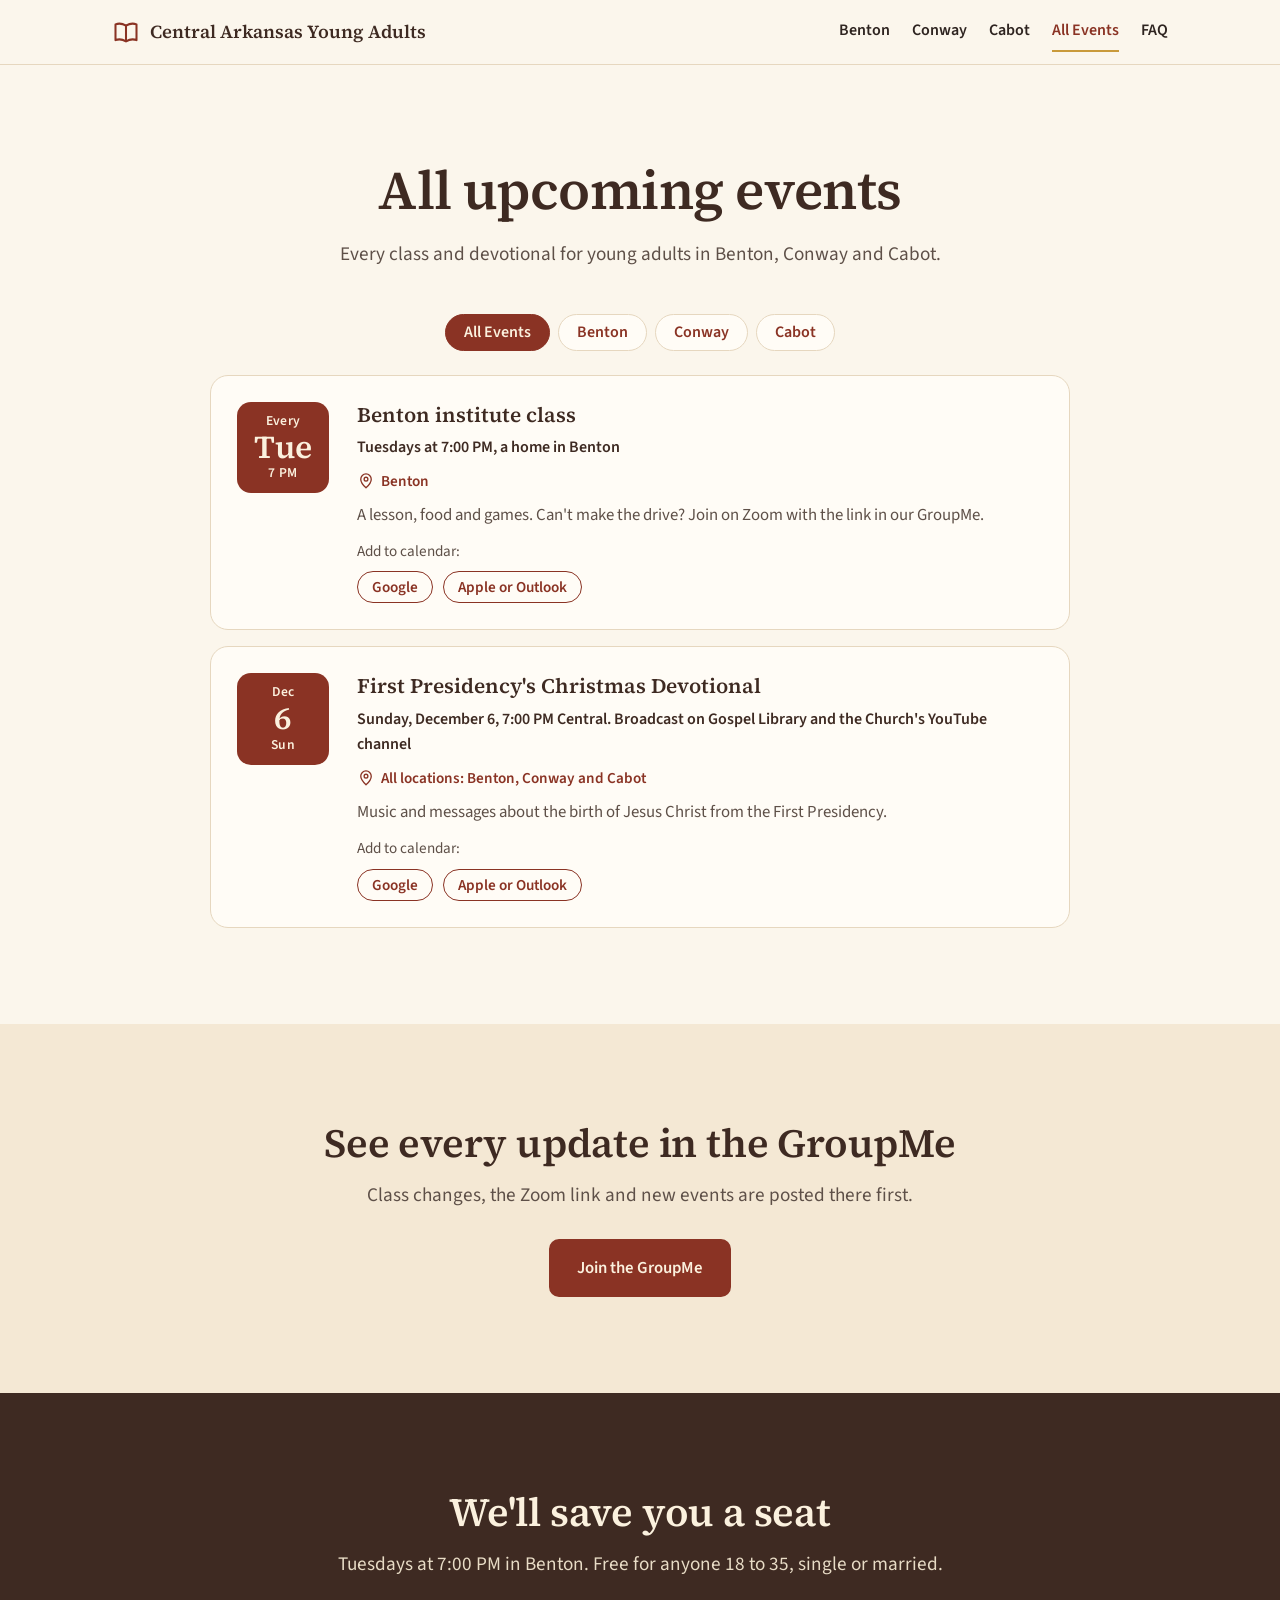
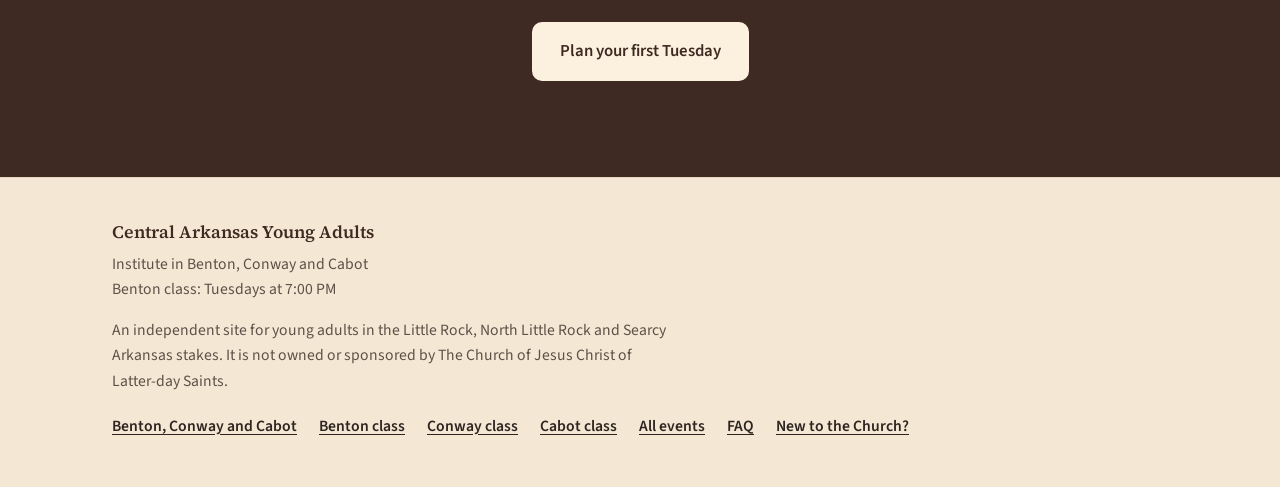
<file: events.html>
<!doctype html>
<html lang="en" class="no-js">
<head>
<meta charset="utf-8">
<meta name="viewport" content="width=device-width, initial-scale=1">
<title>All Events for Young Adults in Central Arkansas | Central Arkansas Young Adults</title>
<meta name="description" content="Every upcoming class and devotional for young adults 18 to 35 in Benton, Conway and Cabot, including the Nov. 21 young adult devotional with Elder Eric Bednar.">
<meta name="robots" content="noindex, nofollow">
<link rel="canonical" href="https://odyssey-jotun.github.io/arkansas-ysa-institute/events.html">
<meta property="og:type" content="website">
<meta property="og:title" content="All Events for Young Adults in Central Arkansas | Central Arkansas Young Adults">
<meta property="og:description" content="Every upcoming class and devotional for young adults 18 to 35 in Benton, Conway and Cabot, including the Nov. 21 young adult devotional with Elder Eric Bednar.">
<meta property="og:image" content="https://odyssey-jotun.github.io/arkansas-ysa-institute/images/ysa-home-1400.webp">
<meta name="theme-color" content="#173226">
<link rel="icon" href="favicon.svg" type="image/svg+xml">
<link rel="preload" href="fonts/source-serif-4-latin-600-normal.woff2" as="font" type="font/woff2" crossorigin>
<link rel="preload" href="fonts/source-sans-3-latin-400-normal.woff2" as="font" type="font/woff2" crossorigin>
<link rel="stylesheet" href="styles.css">
<script>document.documentElement.className='js'</script>

</head>
<body class="warm">
<a class="skip" href="#main">Skip to content</a>
<header class="site-head">
  <div class="wrap">
    <a class="brand" href="index.html"><svg width="28" height="28" viewBox="0 0 24 24" fill="none" stroke="currentColor" stroke-width="1.75" stroke-linecap="round" stroke-linejoin="round" aria-hidden="true"><path d="M3 5.5C5.5 4.5 8.5 4.5 12 6.5c3.5-2 6.5-2 9-1V19c-2.5-1-5.5-1-9 1-3.5-2-6.5-2-9-1z"/><path d="M12 6.5V20"/></svg><span>Central Arkansas Young Adults</span></a>
    <nav class="site-nav" aria-label="Main">
      <a href="little-rock.html">Benton</a>
      <a href="conway.html">Conway</a>
      <a href="cabot.html">Cabot</a>
      <a href="events.html" aria-current="page">All Events</a>
      <a href="faq.html">FAQ</a>
    </nav>
  </div>
</header>
<main id="main" class="events-page">
<section id="events" aria-labelledby="events-title">
  <div class="wrap">
    <div class="section-head">
      <h1 id="events-title">All upcoming events</h1>
      <p class="lead">Every class and devotional for young adults in Benton, Conway and Cabot.</p>
    </div>
    <nav class="ev-tabs" aria-label="Events by location"><a href="events.html" aria-current="page">All Events</a><a href="events-benton.html">Benton</a><a href="events-conway.html">Conway</a><a href="events-cabot.html">Cabot</a></nav>
    <ul class="events">
      <li class="event">
        <div class="event-date" aria-hidden="true"><span class="ev-small">Every</span><span class="ev-big">Tue</span><span class="ev-small">7 PM</span></div>
        <div class="event-body">
          <h3>Benton institute class</h3>
          <p class="ev-meta">Tuesdays at 7:00 PM, a home in Benton</p>
          <p class="ev-where"><svg width="18" height="18" viewBox="0 0 24 24" fill="none" stroke="currentColor" stroke-width="1.75" stroke-linecap="round" stroke-linejoin="round" aria-hidden="true"><path d="M12 21s-7-6.2-7-11.5a7 7 0 0 1 14 0C19 14.8 12 21 12 21z"/><circle cx="12" cy="9.5" r="2.5"/></svg><span>Benton</span></p>
          <p>A lesson, food and games. Can't make the drive? Join on Zoom with the link in our GroupMe.</p>
          <div class="ev-cal"><span>Add to calendar:</span> <a href="https://calendar.google.com/calendar/render?action=TEMPLATE&amp;ctz=America%2FChicago&amp;text=Institute+at+Marc+and+Nikki%27s&amp;dates=20261027T190000%2F20261027T200000&amp;location=Benton%2C+AR&amp;details=Little+Rock+Stake+institute+class.+Bring+scriptures+or+the+Gospel+Library+app%2C+and+bring+a+friend.+Join+GroupMe+for+the+address%3A+https%3A%2F%2Fgroupme.com%2Fjoin_group%2F104089376%2FJdmKvg4Y&amp;recur=RRULE%3AFREQ%3DWEEKLY%3BBYDAY%3DTU" target="_blank" rel="noopener">Google</a> <a href="little-rock-institute.ics">Apple or Outlook</a></div>
        </div>
      </li><li class="event" data-date="2026-11-21">
        <div class="event-date" aria-hidden="true"><span class="ev-small">Nov</span><span class="ev-big">21</span><span class="ev-small">Sat</span></div>
        <div class="event-body">
          <h3>Young Adult Devotional with Elder Eric Bednar</h3>
          <p class="ev-meta"><time datetime="2026-11-21">Saturday, November 21</time>, 4:00 PM Central. Little Rock Arkansas Stake Center, 13901 Quail Run Drive, Little Rock</p>
          <p class="ev-where"><svg width="18" height="18" viewBox="0 0 24 24" fill="none" stroke="currentColor" stroke-width="1.75" stroke-linecap="round" stroke-linejoin="round" aria-hidden="true"><path d="M12 21s-7-6.2-7-11.5a7 7 0 0 1 14 0C19 14.8 12 21 12 21z"/><circle cx="12" cy="9.5" r="2.5"/></svg><span>All locations: Benton, Conway and Cabot</span></p>
          <p>Dinner from 4:00 to 4:45, then Elder Eric Bednar, an Area Seventy, speaks from 5:00 to 6:00. For young adults 18 to 35, single and married, from the Little Rock, North Little Rock and Searcy stakes.</p>
          <div class="ev-cal"><span>Add to calendar:</span> <a href="https://calendar.google.com/calendar/render?action=TEMPLATE&amp;ctz=America%2FChicago&amp;text=Young+Adult+Devotional+with+Elder+Eric+Bednar&amp;dates=20261121T160000%2F20261121T180000&amp;location=Little+Rock+Arkansas+Stake+Center%2C+13901+Quail+Run+Drive%2C+Little+Rock&amp;details=Dinner+from+4%3A00+to+4%3A45%2C+then+Elder+Eric+Bednar%2C+an+Area+Seventy%2C+speaks+from+5%3A00+to+6%3A00.+For+young+adults+18+to+35%2C+single+and+married%2C+from+the+Little+Rock%2C+North+Little+Rock+and+Searcy+stakes." target="_blank" rel="noopener">Google</a> <a href="events/bednar-devotional-2026-11-21.ics">Apple or Outlook</a></div>
        </div>
      </li><li class="event" data-date="2026-12-06">
        <div class="event-date" aria-hidden="true"><span class="ev-small">Dec</span><span class="ev-big">6</span><span class="ev-small">Sun</span></div>
        <div class="event-body">
          <h3>First Presidency&#x27;s Christmas Devotional</h3>
          <p class="ev-meta"><time datetime="2026-12-06">Sunday, December 6</time>, 7:00 PM Central. Broadcast on Gospel Library and the Church&#x27;s YouTube channel</p>
          <p class="ev-where"><svg width="18" height="18" viewBox="0 0 24 24" fill="none" stroke="currentColor" stroke-width="1.75" stroke-linecap="round" stroke-linejoin="round" aria-hidden="true"><path d="M12 21s-7-6.2-7-11.5a7 7 0 0 1 14 0C19 14.8 12 21 12 21z"/><circle cx="12" cy="9.5" r="2.5"/></svg><span>All locations: Benton, Conway and Cabot</span></p>
          <p>Music and messages about the birth of Jesus Christ from the First Presidency.</p>
          <div class="ev-cal"><span>Add to calendar:</span> <a href="https://calendar.google.com/calendar/render?action=TEMPLATE&amp;ctz=America%2FChicago&amp;text=First+Presidency%27s+Christmas+Devotional&amp;dates=20261206T190000%2F20261206T200000&amp;location=Broadcast+on+Gospel+Library+and+the+Church%27s+YouTube+channel&amp;details=Music+and+messages+about+the+birth+of+Jesus+Christ+from+the+First+Presidency." target="_blank" rel="noopener">Google</a> <a href="events/christmas-devotional-2026-12-06.ics">Apple or Outlook</a></div>
        </div>
      </li>
    </ul>
    <p class="ev-empty" hidden>New events are coming soon. Check <a href="events.html">All Events</a> or the GroupMe.</p>
    
  </div>
</section>
<script>
(function(){var t=new Date();t.setHours(0,0,0,0);document.querySelectorAll('.event[data-date]').forEach(function(el){var p=el.dataset.date.split('-');if(new Date(+p[0],p[1]-1,+p[2])<t)el.remove()});document.querySelectorAll('.events').forEach(function(u){if(!u.children.length){var m=u.parentNode.querySelector('.ev-empty');if(m)m.hidden=false}})})();
</script>
<section class="band" aria-labelledby="updates-title">
  <div class="wrap narrow center">
    <h2 id="updates-title">See every update in the GroupMe</h2>
    <p class="lead">Class changes, the Zoom link and new events are posted there first.</p>
    <div class="cta-row"><a class="btn" href="https://groupme.com/join_group/104089376/JdmKvg4Y">Join the GroupMe</a></div>
  </div>
</section><section class="final dark" aria-labelledby="final-title">
  <div class="wrap narrow">
    <h2 id="final-title">We'll save you a seat</h2>
    <p class="lead">Tuesdays at 7:00 PM in Benton. Free for anyone 18 to 35, single or married.</p>
    <a class="btn btn-cream" href="little-rock.html#visit">Plan your first Tuesday</a>
  </div>
</section>
</main>
<footer class="site-foot">
  <div class="wrap foot-grid">
    <div>
      <p class="foot-name">Central Arkansas Young Adults</p>
      <p>Institute in Benton, Conway and Cabot<br>Benton class: Tuesdays at 7:00 PM</p>
      <p style="margin-top:14px">An independent site for young adults in the Little Rock, North Little Rock and Searcy Arkansas stakes. It is not owned or sponsored by The Church of Jesus Christ of Latter-day Saints.</p>
    </div>
    <ul class="foot-links">
      <li><a href="index.html#stakes">Benton, Conway and Cabot</a></li>
      <li><a href="little-rock.html">Benton class</a></li>
      <li><a href="conway.html">Conway class</a></li>
      <li><a href="cabot.html">Cabot class</a></li>
      <li><a href="events.html">All events</a></li>
      <li><a href="faq.html">FAQ</a></li>
      <li><a href="new-to-the-church.html">New to the Church?</a></li>
    </ul>
  </div>
</footer>
<script>
(function(){
  var tabs=[].slice.call(document.querySelectorAll('[role="tab"]'));
  function show(t,focus){
    tabs.forEach(function(x){
      var on=x===t;x.setAttribute('aria-selected',on);x.tabIndex=on?0:-1;
      document.getElementById(x.getAttribute('aria-controls')).hidden=!on;
    });
    if(focus)t.focus();
  }
  tabs.forEach(function(t,i){
    t.addEventListener('click',function(){show(t);history.replaceState(null,'','#'+t.dataset.hash)});
    t.addEventListener('keydown',function(e){
      var n=null;
      if(e.key==='ArrowRight')n=tabs[(i+1)%tabs.length];
      if(e.key==='ArrowLeft')n=tabs[(i-1+tabs.length)%tabs.length];
      if(e.key==='Home')n=tabs[0];
      if(e.key==='End')n=tabs[tabs.length-1];
      if(n){e.preventDefault();show(n,true)}
    });
  });
  if(tabs.length){
    var h=location.hash.slice(1),start=tabs.filter(function(t){return t.dataset.hash===h})[0]||tabs[0];
    show(start);
    if(start.dataset.hash===h)document.getElementById('stakes').scrollIntoView();
  }
  var els=document.querySelectorAll('.reveal');
  if('IntersectionObserver' in window){
    var io=new IntersectionObserver(function(es){es.forEach(function(e){if(e.isIntersecting){e.target.classList.add('in');io.unobserve(e.target)}})},{rootMargin:'0px 0px -8% 0px'});
    els.forEach(function(el){io.observe(el)});
  }else{els.forEach(function(el){el.classList.add('in')})}
})();
</script>
</body>
</html>
</file>
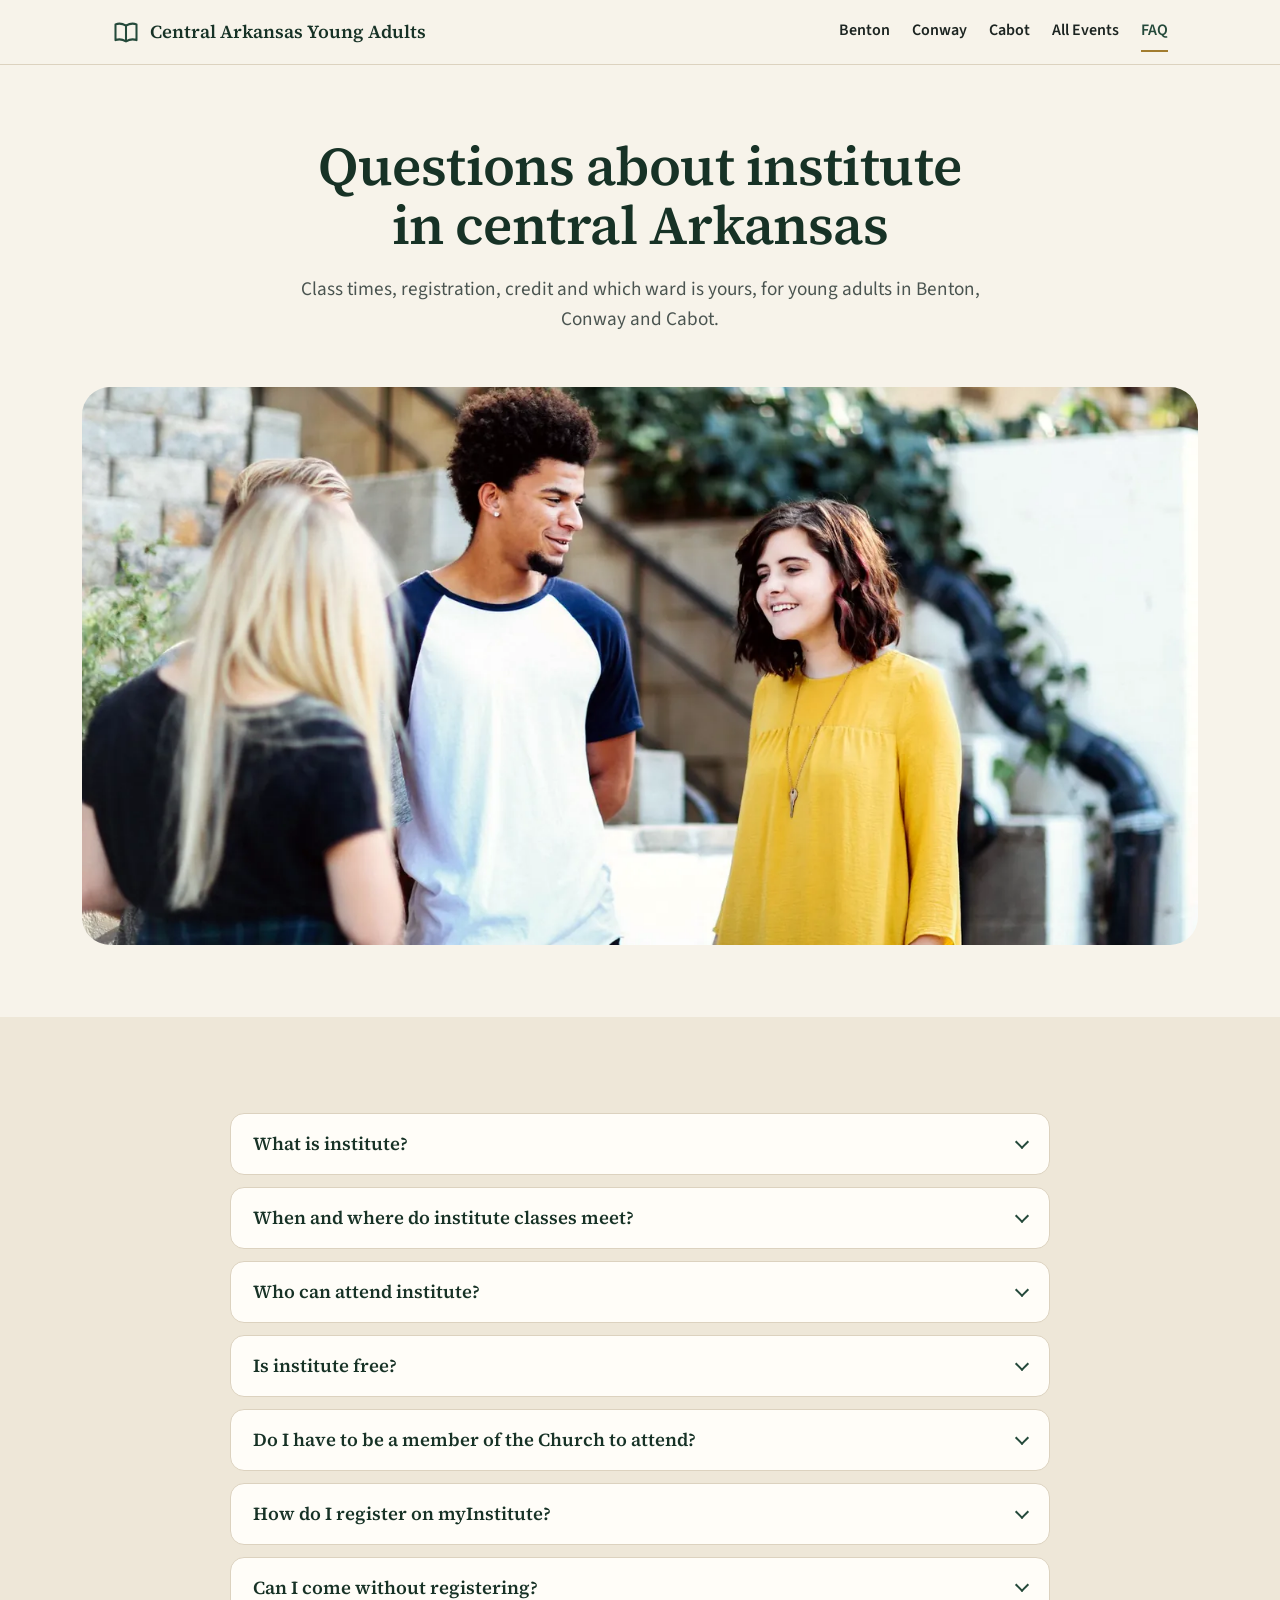
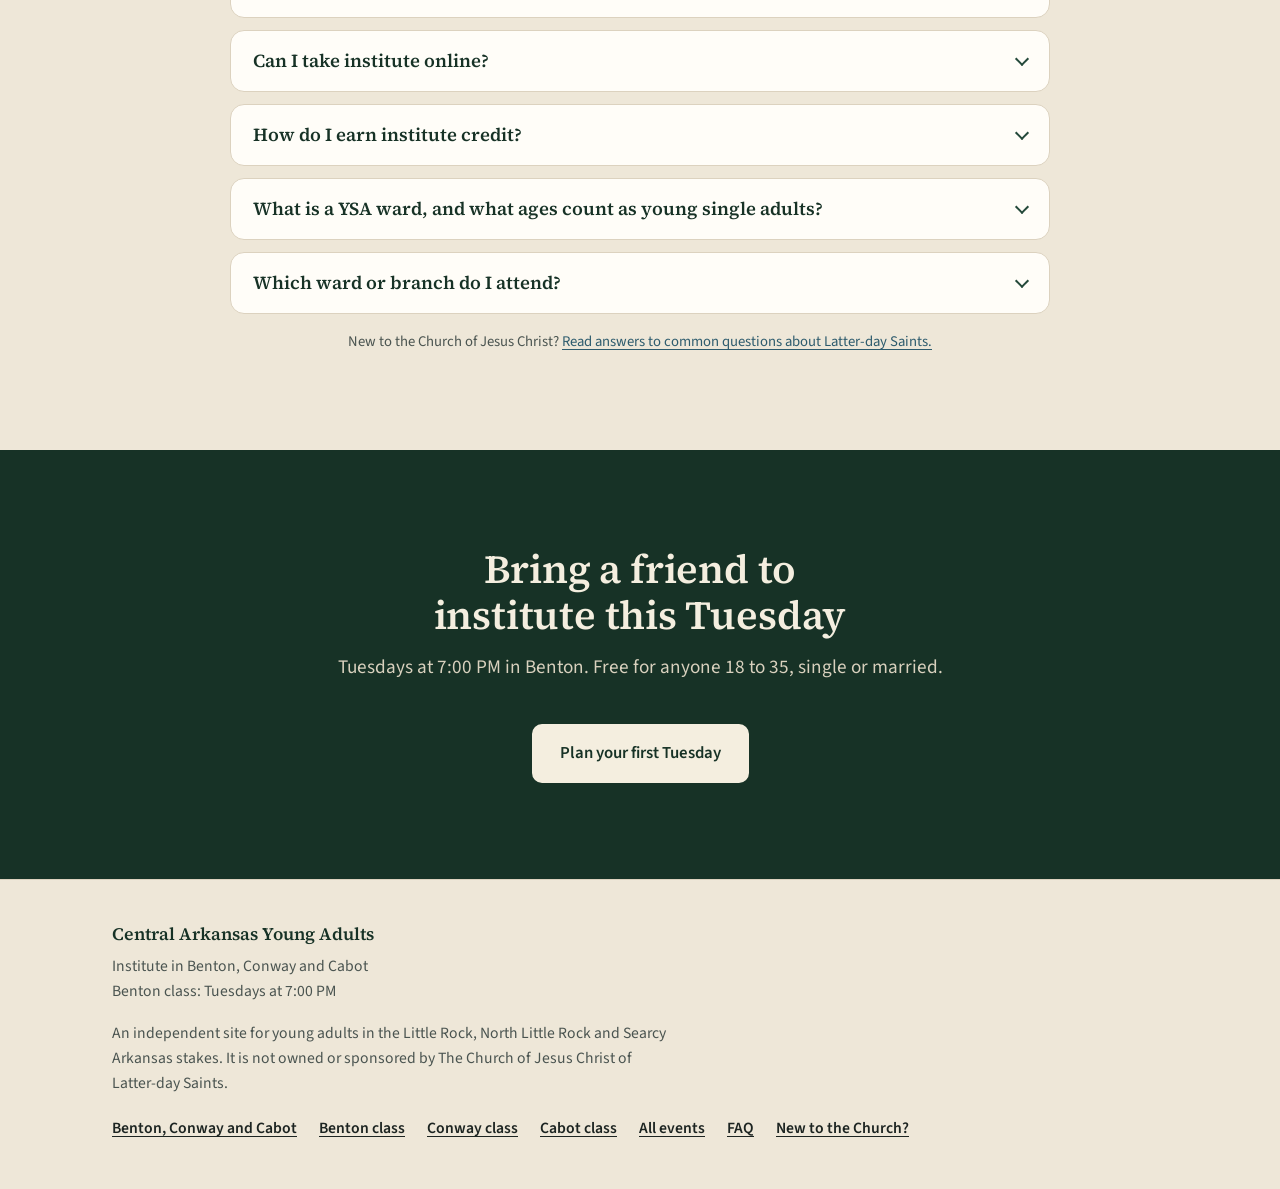
<file: faq.html>
<!doctype html>
<html lang="en" class="no-js">
<head>
<meta charset="utf-8">
<meta name="viewport" content="width=device-width, initial-scale=1">
<title>Institute FAQ: Classes, myInstitute and YSA Wards | Central Arkansas Young Adults</title>
<meta name="description" content="Answers about institute classes, myInstitute registration, credit and YSA wards for young adults in the Little Rock, North Little Rock and Searcy stakes.">
<meta name="robots" content="noindex, nofollow">
<link rel="canonical" href="https://odyssey-jotun.github.io/arkansas-ysa-institute/faq.html">
<meta property="og:type" content="website">
<meta property="og:title" content="Institute FAQ: Classes, myInstitute and YSA Wards | Central Arkansas Young Adults">
<meta property="og:description" content="Answers about institute classes, myInstitute registration, credit and YSA wards for young adults in the Little Rock, North Little Rock and Searcy stakes.">
<meta property="og:image" content="https://odyssey-jotun.github.io/arkansas-ysa-institute/images/faq-1400.webp">
<meta name="theme-color" content="#173226">
<link rel="icon" href="favicon.svg" type="image/svg+xml">
<link rel="preload" href="fonts/source-serif-4-latin-600-normal.woff2" as="font" type="font/woff2" crossorigin>
<link rel="preload" href="fonts/source-sans-3-latin-400-normal.woff2" as="font" type="font/woff2" crossorigin>
<link rel="stylesheet" href="styles.css">
<script>document.documentElement.className='js'</script>
<script type="application/ld+json">{"@context": "https://schema.org", "@type": "FAQPage", "mainEntity": [{"@type": "Question", "name": "What is institute?", "acceptedAnswer": {"@type": "Answer", "text": "Institute of Religion is the weekly religion class that The Church of Jesus Christ of Latter-day Saints offers young adults. Classes study the scriptures and the teachings of living prophets, and they meet in meetinghouses, campus buildings and homes. Registration runs through myInstitute."}}, {"@type": "Question", "name": "When and where do institute classes meet?", "acceptedAnswer": {"@type": "Answer", "text": "The Benton class meets on Tuesdays at 7:00 PM in a home in Benton. Join our GroupMe and we'll send you the address. The Conway and Cabot schedules will appear on their tabs when they are set."}}, {"@type": "Question", "name": "Who can attend institute?", "acceptedAnswer": {"@type": "Answer", "text": "Anyone ages 18 to 35. Young single adults are the heart of the class, and married young adults are welcome. Where enough students sign up, classes split into ages 18 to 25 and 26 to 35. Adults over 35 can ask their ward or stake about other classes."}}, {"@type": "Question", "name": "Is institute free?", "acceptedAnswer": {"@type": "Answer", "text": "Yes. Institute courses have no cost."}}, {"@type": "Question", "name": "Do I have to be a member of the Church to attend?", "acceptedAnswer": {"@type": "Answer", "text": "No. Friends of other faiths are welcome. The myInstitute Quick Signup was built for them: it asks for a name, an email and a birthdate, with no Church account required, and the institute administrator approves the request."}}, {"@type": "Question", "name": "How do I register on myInstitute?", "acceptedAnswer": {"@type": "Answer", "text": "Go to myinstitute.churchofjesuschrist.org. Choose Find an Institute and search for Little Rock or North Little Rock, or choose Find Classes Near Me. On the program page, choose Find a Class. Pick the class and choose Register. Members choose Login &amp; Register with a Church account. Friends choose Quick Signup. Once you are registered, the class appears on your myInstitute dashboard."}}, {"@type": "Question", "name": "Can I come without registering?", "acceptedAnswer": {"@type": "Answer", "text": "Yes. Visit a class first and register afterward. Registering near the start of a semester gives you the best chance of earning credit."}}, {"@type": "Question", "name": "Can I take institute online?", "acceptedAnswer": {"@type": "Answer", "text": "Search myInstitute for online classes, which help when a work shift or a long drive keeps you from Tuesday night in Benton."}}, {"@type": "Question", "name": "How do I earn institute credit?", "acceptedAnswer": {"@type": "Answer", "text": "Attend at least 75 percent of class meetings. Finish the assigned reading: all of it for scripture courses, 75 percent for other courses. Complete the course's learning experiences. Credit counts toward institute graduation. Many institute courses also transfer as religion credit to Church schools such as BYU, BYU-Idaho, BYU-Hawaii and Ensign College, and each school sets its own transfer rules."}}, {"@type": "Question", "name": "What is a YSA ward, and what ages count as young single adults?", "acceptedAnswer": {"@type": "Answer", "text": "Since July 2024, the Church counts unmarried members ages 18 to 35 as young single adults. Single adults 36 and older belong to the single adult program. A YSA ward or branch is a congregation for young single adults, organized where enough of them live. Your bishop or branch president can tell you which unit your address belongs to, and institute is open to you either way."}}, {"@type": "Question", "name": "Which ward or branch do I attend?", "acceptedAnswer": {"@type": "Answer", "text": "Your home address decides it. The meetinghouse locator on the Church's website shows exact boundaries, and institute is open to you whichever ward you attend."}}]}</script>
</head>
<body>
<a class="skip" href="#main">Skip to content</a>
<header class="site-head">
  <div class="wrap">
    <a class="brand" href="index.html"><svg width="28" height="28" viewBox="0 0 24 24" fill="none" stroke="currentColor" stroke-width="1.75" stroke-linecap="round" stroke-linejoin="round" aria-hidden="true"><path d="M3 5.5C5.5 4.5 8.5 4.5 12 6.5c3.5-2 6.5-2 9-1V19c-2.5-1-5.5-1-9 1-3.5-2-6.5-2-9-1z"/><path d="M12 6.5V20"/></svg><span>Central Arkansas Young Adults</span></a>
    <nav class="site-nav" aria-label="Main">
      <a href="little-rock.html">Benton</a>
      <a href="conway.html">Conway</a>
      <a href="cabot.html">Cabot</a>
      <a href="events.html">All Events</a>
      <a href="faq.html" aria-current="page">FAQ</a>
    </nav>
  </div>
</header>
<main id="main">
<section class="hero" aria-labelledby="hero-title">
  <div class="wrap narrow">
    <h1 id="hero-title">Questions about institute in central Arkansas</h1>
    <p class="lead">Class times, registration, credit and which ward is yours, for young adults in Benton, Conway and Cabot.</p>
  </div>
  <div class="hero-photo">
    <img src="images/faq-800.webp" srcset="images/faq-800.webp 800w, images/faq-1400.webp 1400w" sizes="(max-width: 1180px) 100vw, 1180px" width="1400" height="933" alt="Three young adults talking and smiling outside a building" fetchpriority="high">
  </div>
</section>

<section class="band">
  <div class="wrap">
    <div class="faq-list">
      <details><summary>What is institute?</summary><div class="answer"><p>Institute of Religion is the weekly religion class that The Church of Jesus Christ of Latter-day Saints offers young adults. Classes study the scriptures and the teachings of living prophets, and they meet in meetinghouses, campus buildings and homes. Registration runs through myInstitute.</p></div></details>
<details><summary>When and where do institute classes meet?</summary><div class="answer"><p>The Benton class meets on Tuesdays at 7:00 PM in a home in Benton. Join our GroupMe and we'll send you the address. The Conway and Cabot schedules will appear on their tabs when they are set.</p></div></details>
<details><summary>Who can attend institute?</summary><div class="answer"><p>Anyone ages 18 to 35. Young single adults are the heart of the class, and married young adults are welcome. Where enough students sign up, classes split into ages 18 to 25 and 26 to 35. Adults over 35 can ask their ward or stake about other classes.</p></div></details>
<details><summary>Is institute free?</summary><div class="answer"><p>Yes. Institute courses have no cost.</p></div></details>
<details><summary>Do I have to be a member of the Church to attend?</summary><div class="answer"><p>No. Friends of other faiths are welcome. The myInstitute Quick Signup was built for them: it asks for a name, an email and a birthdate, with no Church account required, and the institute administrator approves the request.</p></div></details>
<details><summary>How do I register on myInstitute?</summary><div class="answer"><ol><li>Go to myinstitute.churchofjesuschrist.org.</li><li>Choose Find an Institute and search for Little Rock or North Little Rock, or choose Find Classes Near Me.</li><li>On the program page, choose Find a Class.</li><li>Pick the class and choose Register.</li><li>Members choose Login &amp; Register with a Church account. Friends choose Quick Signup.</li></ol><p>Once you are registered, the class appears on your myInstitute dashboard.</p></div></details>
<details><summary>Can I come without registering?</summary><div class="answer"><p>Yes. Visit a class first and register afterward. Registering near the start of a semester gives you the best chance of earning credit.</p></div></details>
<details><summary>Can I take institute online?</summary><div class="answer"><p>Search myInstitute for online classes, which help when a work shift or a long drive keeps you from Tuesday night in Benton.</p></div></details>
<details><summary>How do I earn institute credit?</summary><div class="answer"><ul><li>Attend at least 75 percent of class meetings.</li><li>Finish the assigned reading: all of it for scripture courses, 75 percent for other courses.</li><li>Complete the course's learning experiences.</li></ul><p>Credit counts toward institute graduation. Many institute courses also transfer as religion credit to Church schools such as BYU, BYU-Idaho, BYU-Hawaii and Ensign College, and each school sets its own transfer rules.</p></div></details>
<details><summary>What is a YSA ward, and what ages count as young single adults?</summary><div class="answer"><p>Since July 2024, the Church counts unmarried members ages 18 to 35 as young single adults. Single adults 36 and older belong to the single adult program. A YSA ward or branch is a congregation for young single adults, organized where enough of them live. Your bishop or branch president can tell you which unit your address belongs to, and institute is open to you either way.</p></div></details>
<details><summary>Which ward or branch do I attend?</summary><div class="answer"><p>Your home address decides it. The meetinghouse locator on the Church's website shows exact boundaries, and institute is open to you whichever ward you attend.</p></div></details>
    </div>
    <p class="dir-note center">New to the Church of Jesus Christ? <a href="new-to-the-church.html">Read answers to common questions about Latter-day Saints.</a></p>
  </div>
</section>
<section class="final dark" aria-labelledby="final-title">
  <div class="wrap narrow">
    <h2 id="final-title">Bring a friend to institute this Tuesday</h2>
    <p class="lead">Tuesdays at 7:00 PM in Benton. Free for anyone 18 to 35, single or married.</p>
    <a class="btn btn-cream" href="little-rock.html#visit">Plan your first Tuesday</a>
  </div>
</section>
</main>
<footer class="site-foot">
  <div class="wrap foot-grid">
    <div>
      <p class="foot-name">Central Arkansas Young Adults</p>
      <p>Institute in Benton, Conway and Cabot<br>Benton class: Tuesdays at 7:00 PM</p>
      <p style="margin-top:14px">An independent site for young adults in the Little Rock, North Little Rock and Searcy Arkansas stakes. It is not owned or sponsored by The Church of Jesus Christ of Latter-day Saints.</p>
    </div>
    <ul class="foot-links">
      <li><a href="index.html#stakes">Benton, Conway and Cabot</a></li>
      <li><a href="little-rock.html">Benton class</a></li>
      <li><a href="conway.html">Conway class</a></li>
      <li><a href="cabot.html">Cabot class</a></li>
      <li><a href="events.html">All events</a></li>
      <li><a href="faq.html">FAQ</a></li>
      <li><a href="new-to-the-church.html">New to the Church?</a></li>
    </ul>
  </div>
</footer>
<script>
(function(){
  var tabs=[].slice.call(document.querySelectorAll('[role="tab"]'));
  function show(t,focus){
    tabs.forEach(function(x){
      var on=x===t;x.setAttribute('aria-selected',on);x.tabIndex=on?0:-1;
      document.getElementById(x.getAttribute('aria-controls')).hidden=!on;
    });
    if(focus)t.focus();
  }
  tabs.forEach(function(t,i){
    t.addEventListener('click',function(){show(t);history.replaceState(null,'','#'+t.dataset.hash)});
    t.addEventListener('keydown',function(e){
      var n=null;
      if(e.key==='ArrowRight')n=tabs[(i+1)%tabs.length];
      if(e.key==='ArrowLeft')n=tabs[(i-1+tabs.length)%tabs.length];
      if(e.key==='Home')n=tabs[0];
      if(e.key==='End')n=tabs[tabs.length-1];
      if(n){e.preventDefault();show(n,true)}
    });
  });
  if(tabs.length){
    var h=location.hash.slice(1),start=tabs.filter(function(t){return t.dataset.hash===h})[0]||tabs[0];
    show(start);
    if(start.dataset.hash===h)document.getElementById('stakes').scrollIntoView();
  }
  var els=document.querySelectorAll('.reveal');
  if('IntersectionObserver' in window){
    var io=new IntersectionObserver(function(es){es.forEach(function(e){if(e.isIntersecting){e.target.classList.add('in');io.unobserve(e.target)}})},{rootMargin:'0px 0px -8% 0px'});
    els.forEach(function(el){io.observe(el)});
  }else{els.forEach(function(el){el.classList.add('in')})}
})();
</script>
</body>
</html>
</file>
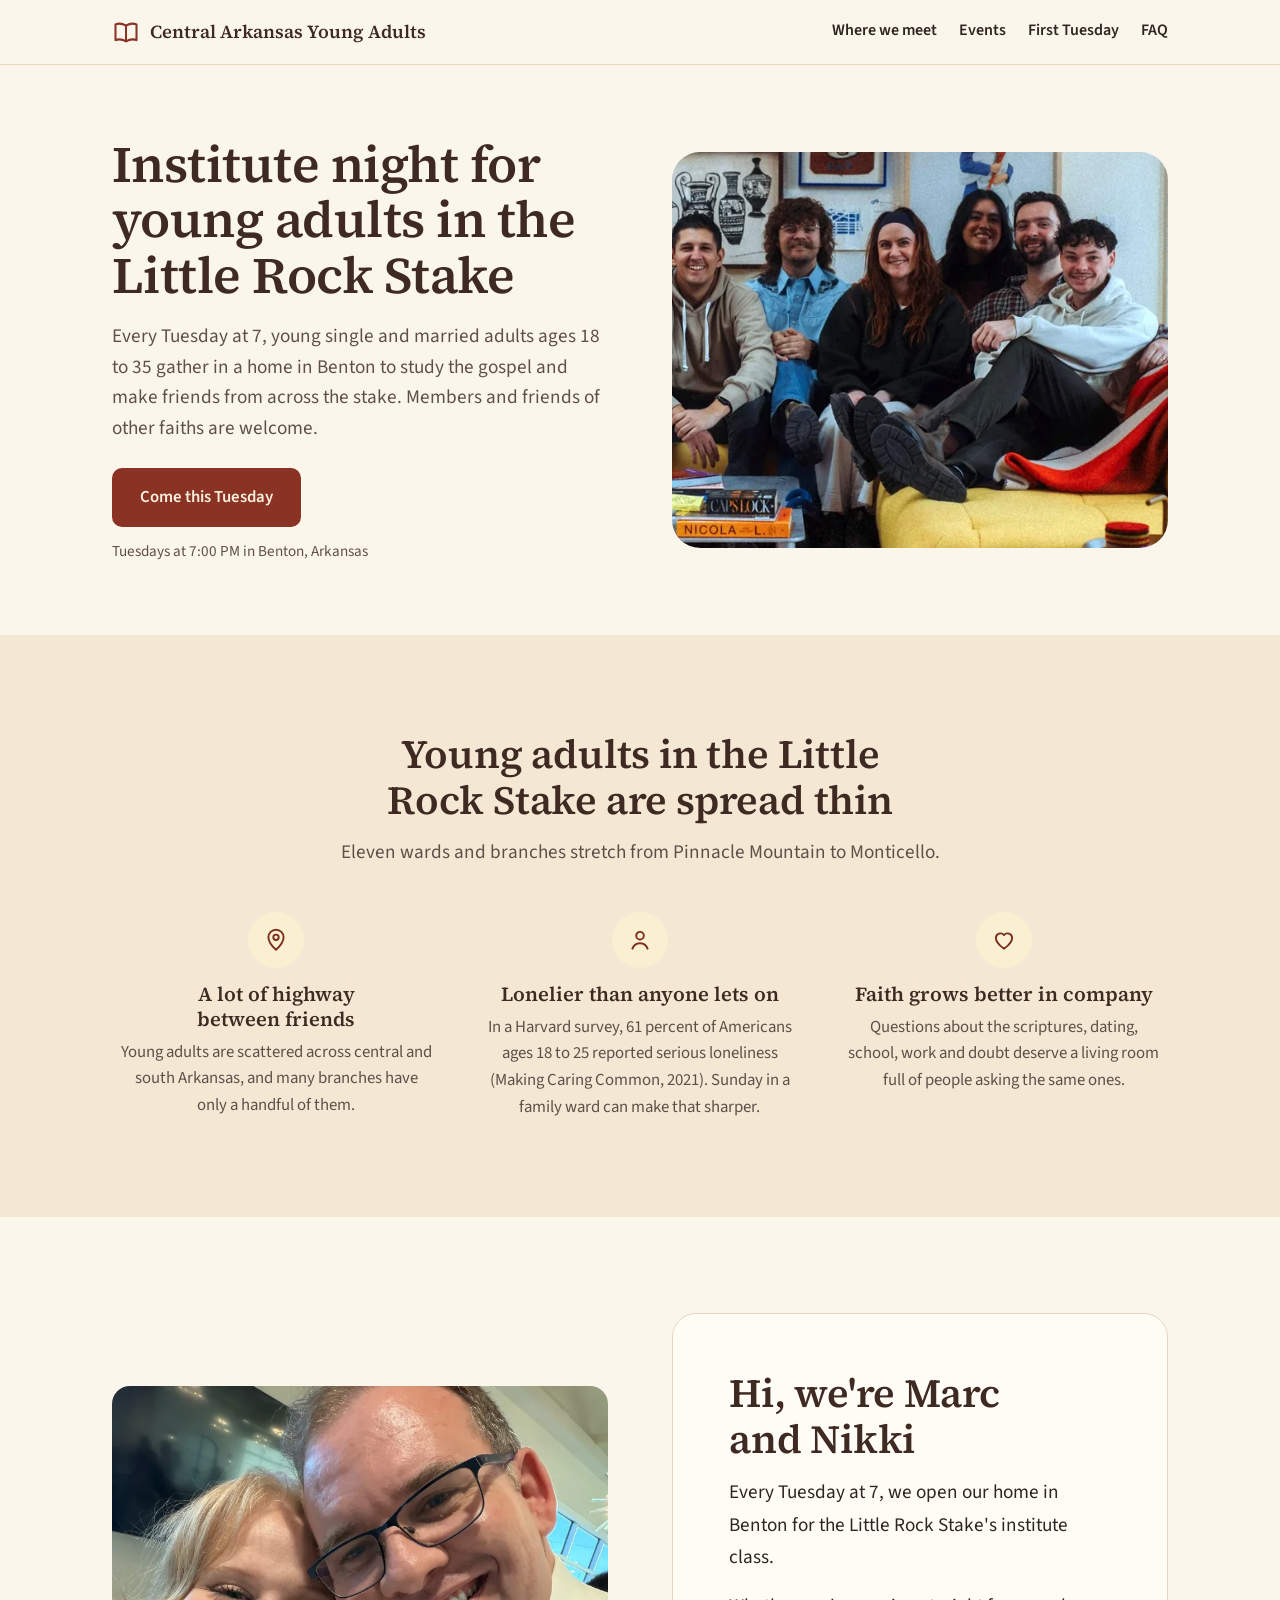
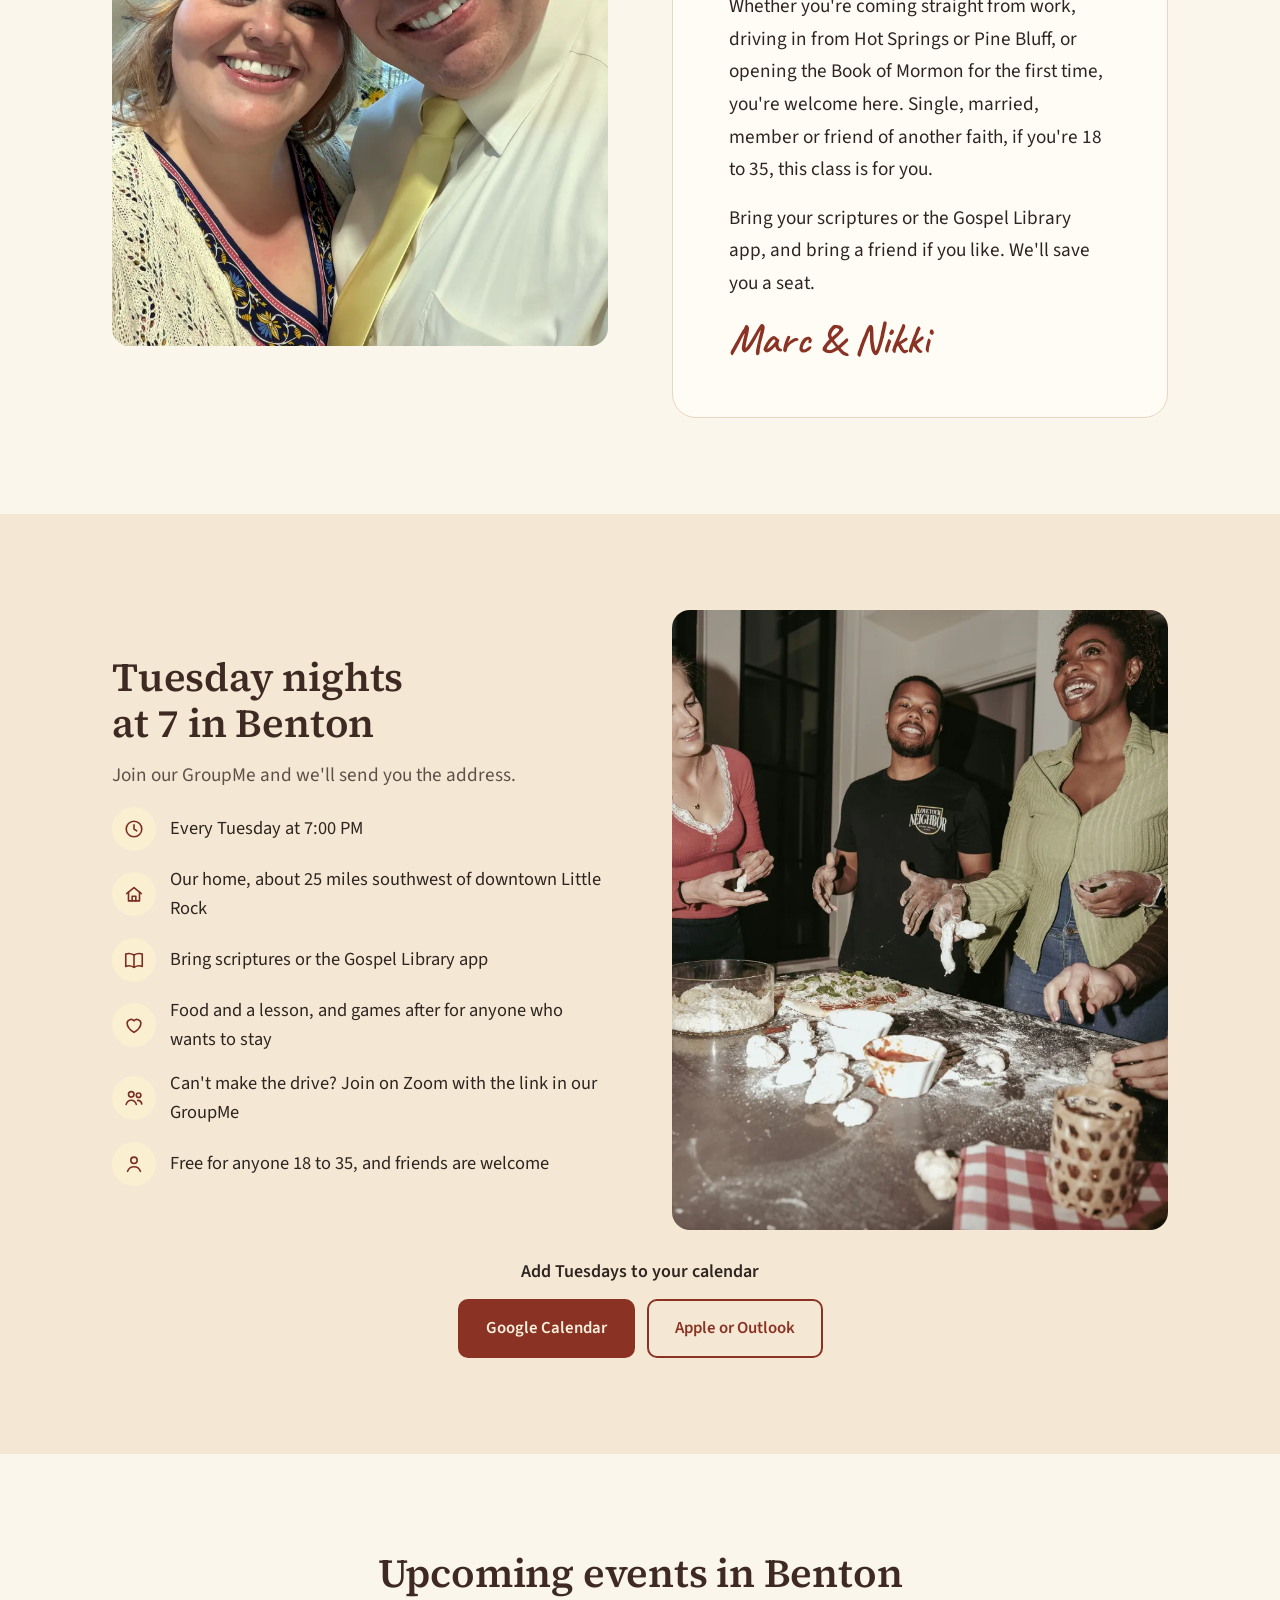
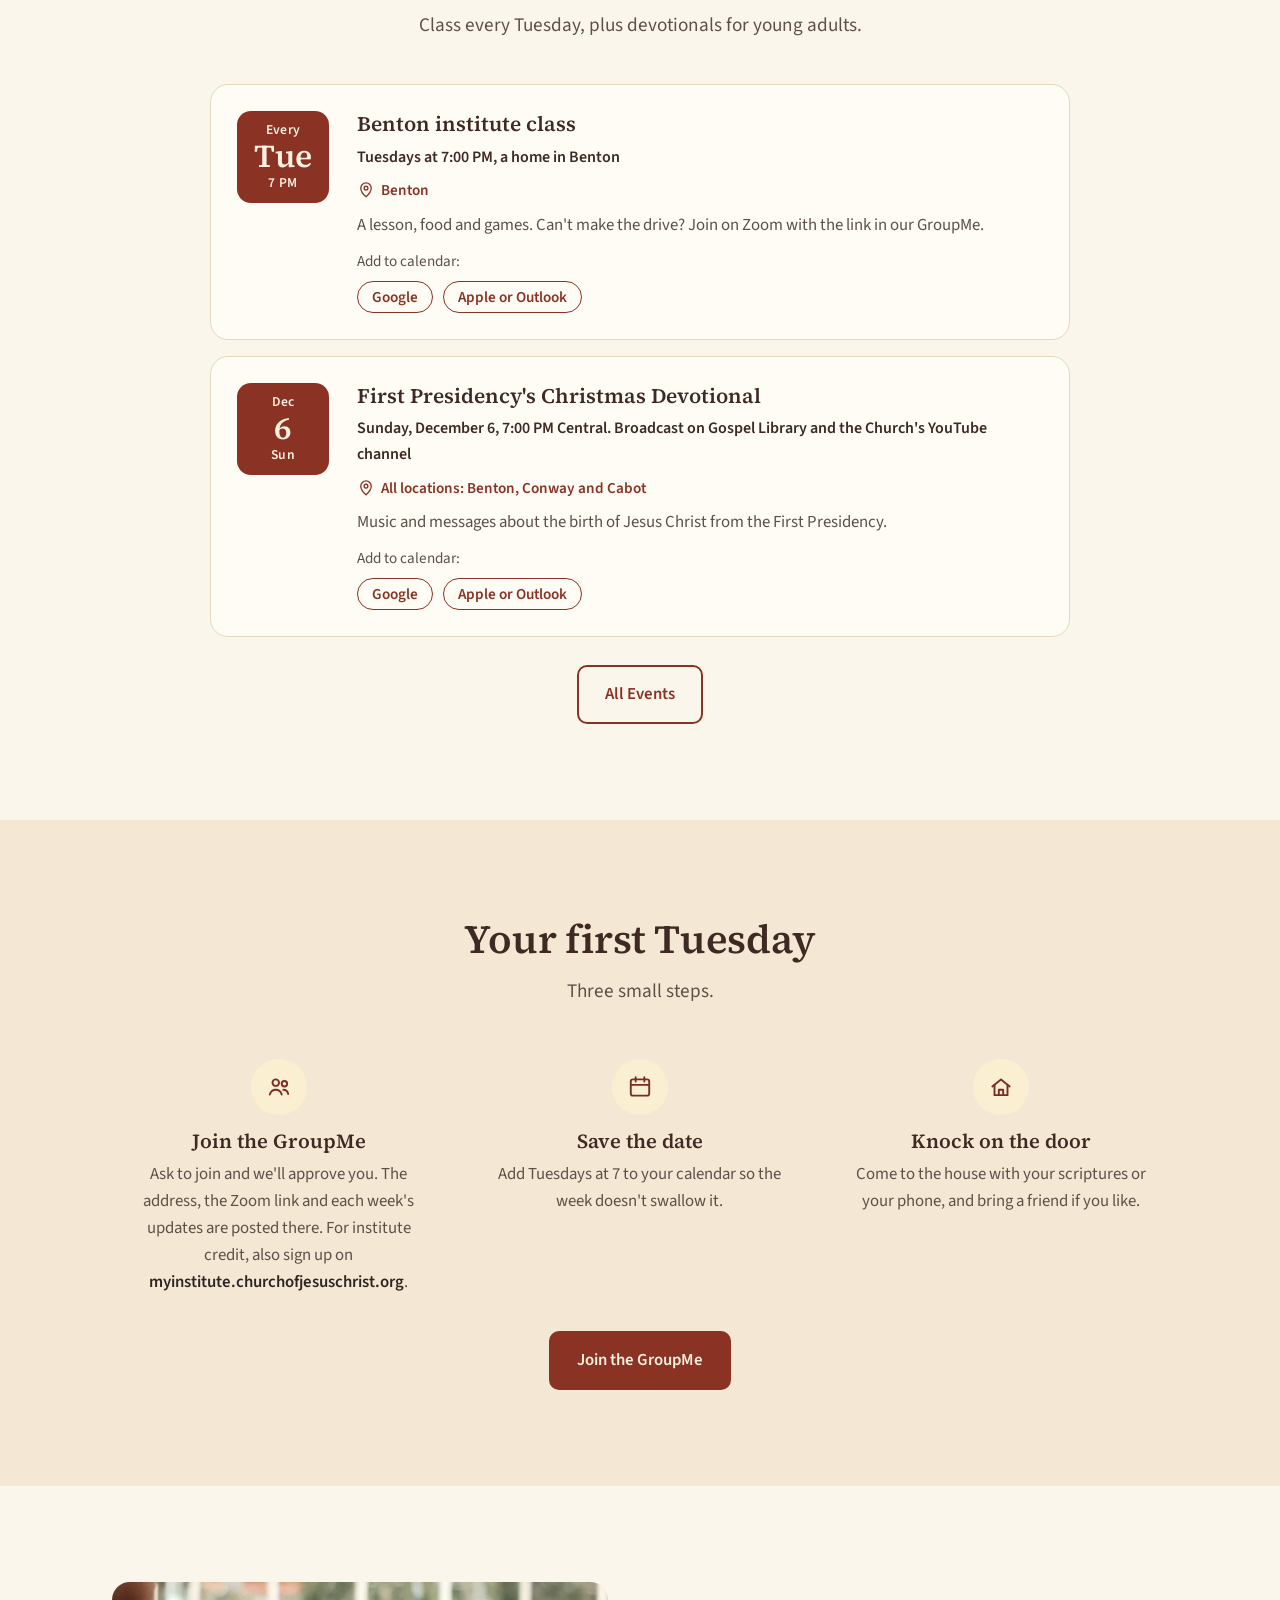
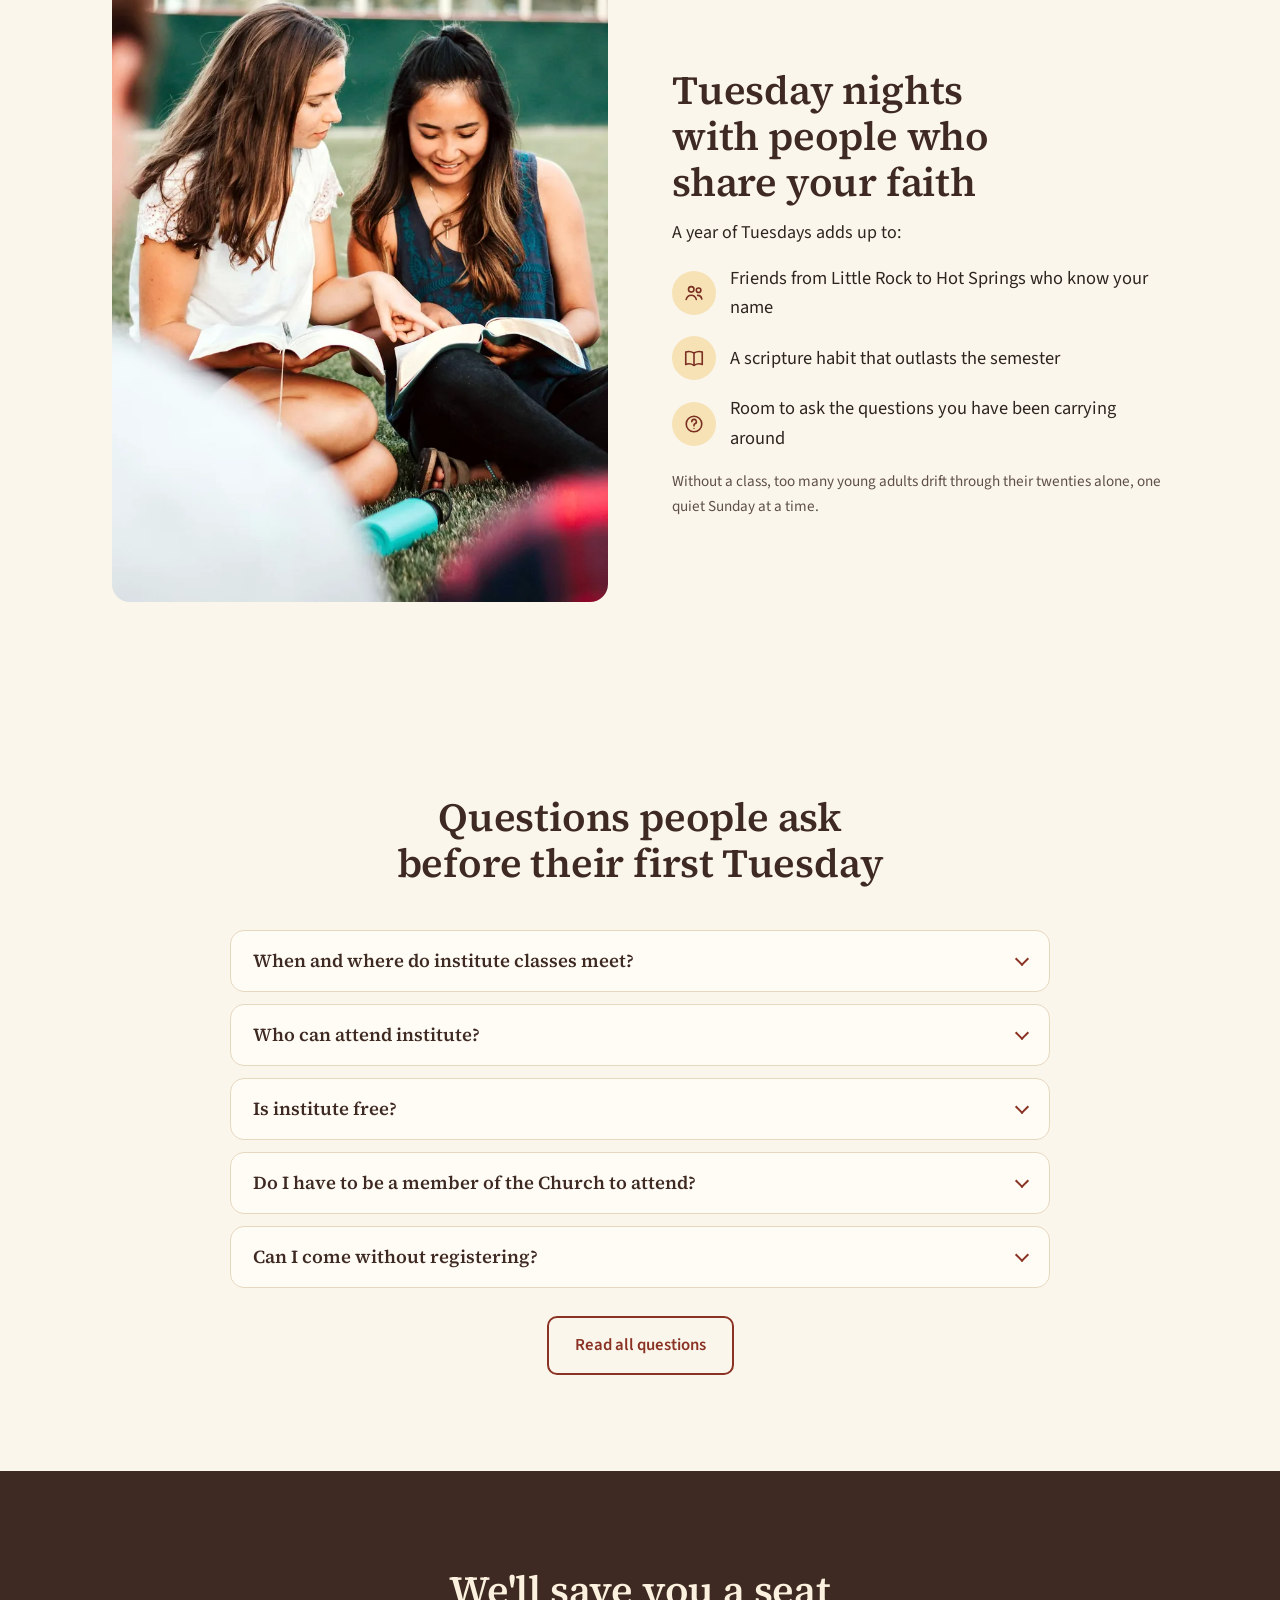
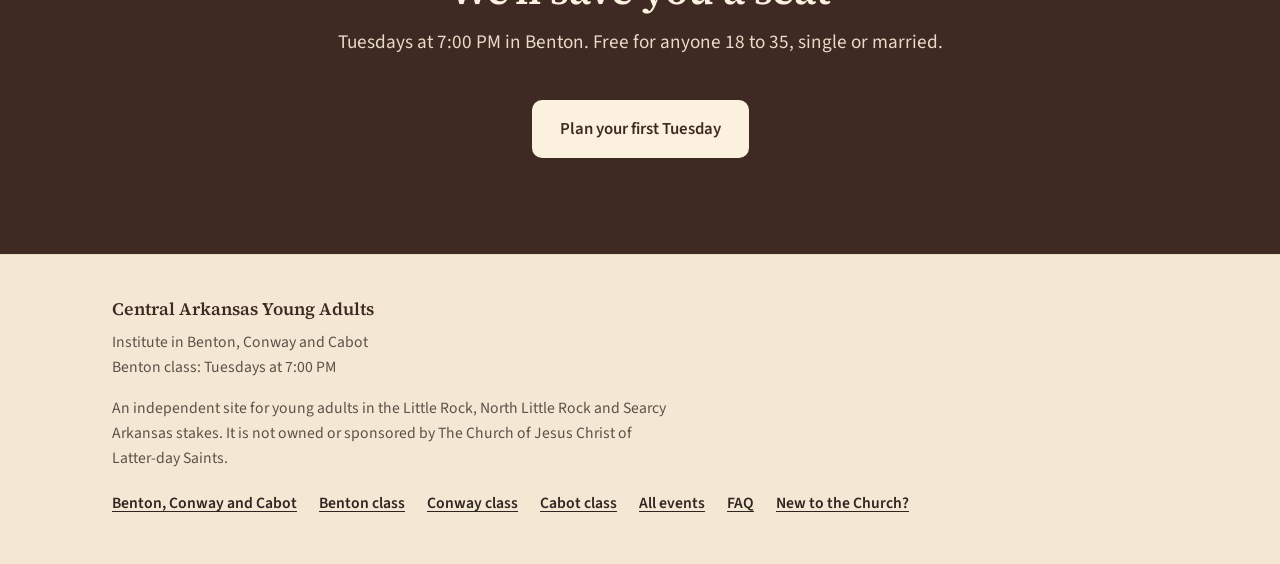
<file: little-rock.html>
<!doctype html>
<html lang="en" class="no-js">
<head>
<meta charset="utf-8">
<meta name="viewport" content="width=device-width, initial-scale=1">
<title>Little Rock Stake Institute, Tuesdays at 7 PM in Benton | Central Arkansas Young Adults</title>
<meta name="description" content="Institute for young adults 18 to 35 in the Little Rock Arkansas Stake, Tuesdays at 7:00 PM at Marc and Nikki&#x27;s home, Benton. Free, friends welcome.">
<meta name="robots" content="noindex, nofollow">
<link rel="canonical" href="https://odyssey-jotun.github.io/arkansas-ysa-institute/little-rock.html">
<meta property="og:type" content="website">
<meta property="og:title" content="Little Rock Stake Institute, Tuesdays at 7 PM in Benton | Central Arkansas Young Adults">
<meta property="og:description" content="Institute for young adults 18 to 35 in the Little Rock Arkansas Stake, Tuesdays at 7:00 PM at Marc and Nikki&#x27;s home, Benton. Free, friends welcome.">
<meta property="og:image" content="https://odyssey-jotun.github.io/arkansas-ysa-institute/images/ysa-home-1400.webp">
<meta name="theme-color" content="#173226">
<link rel="icon" href="favicon.svg" type="image/svg+xml">
<link rel="preload" href="fonts/source-serif-4-latin-600-normal.woff2" as="font" type="font/woff2" crossorigin>
<link rel="preload" href="fonts/source-sans-3-latin-400-normal.woff2" as="font" type="font/woff2" crossorigin>
<link rel="stylesheet" href="styles.css">
<script>document.documentElement.className='js'</script>
<script type="application/ld+json">{"@context": "https://schema.org", "@type": "EducationalOrganization", "name": "Little Rock Stake Institute", "url": "https://odyssey-jotun.github.io/arkansas-ysa-institute/little-rock.html", "description": "Weekly Institute of Religion class for young adults ages 18 to 35 in the Little Rock Arkansas Stake, Tuesdays at 7:00 PM in Benton.", "address": {"@type": "PostalAddress", "addressLocality": "Benton", "addressRegion": "AR", "addressCountry": "US"}, "areaServed": ["Little Rock, AR", "Benton, AR", "Bryant, AR", "Hot Springs, AR", "Pine Bluff, AR", "Malvern, AR", "Arkadelphia, AR"]}</script>
<link rel="preload" href="fonts/caveat-latin-600-normal.woff2" as="font" type="font/woff2" crossorigin>
</head>
<body class="warm">
<a class="skip" href="#main">Skip to content</a>
<header class="site-head">
  <div class="wrap">
    <a class="brand" href="index.html"><svg width="28" height="28" viewBox="0 0 24 24" fill="none" stroke="currentColor" stroke-width="1.75" stroke-linecap="round" stroke-linejoin="round" aria-hidden="true"><path d="M3 5.5C5.5 4.5 8.5 4.5 12 6.5c3.5-2 6.5-2 9-1V19c-2.5-1-5.5-1-9 1-3.5-2-6.5-2-9-1z"/><path d="M12 6.5V20"/></svg><span>Central Arkansas Young Adults</span></a>
    <nav class="site-nav" aria-label="Main">
      <a href="little-rock.html#visit">Where we meet</a>
      <a href="events-benton.html">Events</a>
      <a href="little-rock.html#first-tuesday">First Tuesday</a>
      <a href="faq.html">FAQ</a>
    </nav>
  </div>
</header>
<main id="main">
<section class="hero split-hero" aria-labelledby="hero-title">
  <div class="wrap">
    <div class="split">
      <div class="hero-copy">
        <h1 id="hero-title">Institute night for young adults in the Little Rock Stake</h1>
        <p class="lead">Every Tuesday at 7, young single and married adults ages 18 to 35 gather in a home in Benton to study the gospel and make friends from across the stake. Members and friends of other faiths are welcome.</p>
        <div class="cta-row">
          <a class="btn" href="#visit">Come this Tuesday</a>
          <p class="small">Tuesdays at 7:00 PM in Benton, Arkansas</p>
        </div>
      </div>
      <div class="photo hero-side">
        <img src="images/ysa-home-800.webp" srcset="images/ysa-home-800.webp 800w, images/ysa-home-1400.webp 1400w, images/ysa-home-2100.webp 2100w" sizes="(max-width: 820px) 100vw, 560px" width="1400" height="840" alt="Six young adults smiling together on a yellow couch in a living room" fetchpriority="high">
      </div>
    </div>
  </div>
</section>

<section class="band" aria-labelledby="problem-title">
  <div class="wrap">
    <div class="section-head">
      <h2 id="problem-title">Young adults in the Little Rock Stake are spread thin</h2>
      <p class="lead">Eleven wards and branches stretch from Pinnacle Mountain to Monticello.</p>
    </div>
    <div class="soft-points">
      <div class="reveal"><div class="icon"><svg width="26" height="26" viewBox="0 0 24 24" fill="none" stroke="currentColor" stroke-width="1.75" stroke-linecap="round" stroke-linejoin="round" aria-hidden="true"><path d="M12 21s-7-6.2-7-11.5a7 7 0 0 1 14 0C19 14.8 12 21 12 21z"/><circle cx="12" cy="9.5" r="2.5"/></svg></div><h3>A lot of highway between friends</h3><p>Young adults are scattered across central and south Arkansas, and many branches have only a handful of them.</p></div>
      <div class="reveal"><div class="icon"><svg width="26" height="26" viewBox="0 0 24 24" fill="none" stroke="currentColor" stroke-width="1.75" stroke-linecap="round" stroke-linejoin="round" aria-hidden="true"><circle cx="12" cy="8" r="3.5"/><path d="M5 20c1.2-3.5 4-5 7-5s5.8 1.5 7 5"/></svg></div><h3>Lonelier than anyone lets on</h3><p>In a Harvard survey, 61 percent of Americans ages 18 to 25 reported serious loneliness (Making Caring Common, 2021). Sunday in a family ward can make that sharper.</p></div>
      <div class="reveal"><div class="icon"><svg width="26" height="26" viewBox="0 0 24 24" fill="none" stroke="currentColor" stroke-width="1.75" stroke-linecap="round" stroke-linejoin="round" aria-hidden="true"><path d="M12 20s-7.5-4.6-7.5-10A4.3 4.3 0 0 1 12 7.4 4.3 4.3 0 0 1 19.5 10c0 5.4-7.5 10-7.5 10z"/></svg></div><h3>Faith grows better in company</h3><p>Questions about the scriptures, dating, school, work and doubt deserve a living room full of people asking the same ones.</p></div>
    </div>
  </div>
</section>

<section id="welcome" aria-labelledby="welcome-title">
  <div class="wrap">
    <div class="split photo-left welcome">
      <div class="photo tall hosts">
        <img src="images/hosts-800.webp" srcset="images/hosts-800.webp 800w, images/hosts-1200.webp 1200w" sizes="(max-width: 820px) 100vw, 480px" width="1200" height="1500" alt="Marc and Nikki, who host the Little Rock Stake institute class in their home, smiling together" loading="lazy" decoding="async">
      </div>
      <div class="letter">
        <h2 id="welcome-title">Hi, we're Marc and Nikki</h2>
        <p>Every Tuesday at 7, we open our home in Benton for the Little Rock Stake's institute class.</p>
        <p>Whether you're coming straight from work, driving in from Hot Springs or Pine Bluff, or opening the Book of Mormon for the first time, you're welcome here. Single, married, member or friend of another faith, if you're 18 to 35, this class is for you.</p>
        <p>Bring your scriptures or the Gospel Library app, and bring a friend if you like. We'll save you a seat.</p>
        <p class="sig">Marc &amp; Nikki</p>
      </div>
    </div>
  </div>
</section>

<section id="visit" class="band" aria-labelledby="visit-title">
  <div class="wrap">
    <div class="split">
      <div>
        <h2 id="visit-title">Tuesday nights at 7 in Benton</h2>
        <p class="lead">Join our GroupMe and we'll send you the address.</p>
        <ul class="icon-list">
          <li><span class="icon"><svg width="22" height="22" viewBox="0 0 24 24" fill="none" stroke="currentColor" stroke-width="1.75" stroke-linecap="round" stroke-linejoin="round" aria-hidden="true"><circle cx="12" cy="12" r="8.5"/><path d="M12 7.5V12l3 2"/></svg></span><span>Every Tuesday at 7:00 PM</span></li>
          <li><span class="icon"><svg width="22" height="22" viewBox="0 0 24 24" fill="none" stroke="currentColor" stroke-width="1.75" stroke-linecap="round" stroke-linejoin="round" aria-hidden="true"><path d="M4 11.5 12 5l8 6.5"/><path d="M6 10v9.5h12V10"/><path d="M10 19.5v-5h4v5"/></svg></span><span>Our home, about 25 miles southwest of downtown Little Rock</span></li>
          <li><span class="icon"><svg width="22" height="22" viewBox="0 0 24 24" fill="none" stroke="currentColor" stroke-width="1.75" stroke-linecap="round" stroke-linejoin="round" aria-hidden="true"><path d="M3 5.5C5.5 4.5 8.5 4.5 12 6.5c3.5-2 6.5-2 9-1V19c-2.5-1-5.5-1-9 1-3.5-2-6.5-2-9-1z"/><path d="M12 6.5V20"/></svg></span><span>Bring scriptures or the Gospel Library app</span></li>
          <li><span class="icon"><svg width="22" height="22" viewBox="0 0 24 24" fill="none" stroke="currentColor" stroke-width="1.75" stroke-linecap="round" stroke-linejoin="round" aria-hidden="true"><path d="M12 20s-7.5-4.6-7.5-10A4.3 4.3 0 0 1 12 7.4 4.3 4.3 0 0 1 19.5 10c0 5.4-7.5 10-7.5 10z"/></svg></span><span>Food and a lesson, and games after for anyone who wants to stay</span></li>
          <li><span class="icon"><svg width="22" height="22" viewBox="0 0 24 24" fill="none" stroke="currentColor" stroke-width="1.75" stroke-linecap="round" stroke-linejoin="round" aria-hidden="true"><circle cx="9" cy="8" r="3"/><path d="M3.5 19c.8-3 3-4.5 5.5-4.5s4.7 1.5 5.5 4.5"/><circle cx="17" cy="9" r="2.5"/><path d="M16 14.6c2.2 0 3.9 1.2 4.5 3.9"/></svg></span><span>Can't make the drive? Join on Zoom with the link in our GroupMe</span></li>
          <li><span class="icon"><svg width="22" height="22" viewBox="0 0 24 24" fill="none" stroke="currentColor" stroke-width="1.75" stroke-linecap="round" stroke-linejoin="round" aria-hidden="true"><circle cx="12" cy="8" r="3.5"/><path d="M5 20c1.2-3.5 4-5 7-5s5.8 1.5 7 5"/></svg></span><span>Free for anyone 18 to 35, and friends are welcome</span></li>
        </ul>
      </div>
      <div class="photo tall">
        <img src="images/gather-800.webp" srcset="images/gather-800.webp 800w, images/gather-1200.webp 1200w" sizes="(max-width: 820px) 100vw, 540px" width="1200" height="1500" alt="Friends laughing while they make pizza together at a kitchen counter" loading="lazy" decoding="async">
      </div>
    </div>
    <div class="cta-row"><p class="cal-title">Add Tuesdays to your calendar</p><div class="cal-btns"><a class="btn" href="https://calendar.google.com/calendar/render?action=TEMPLATE&amp;ctz=America%2FChicago&amp;text=Institute+at+Marc+and+Nikki%27s&amp;dates=20261027T190000%2F20261027T200000&amp;location=Benton%2C+AR&amp;details=Little+Rock+Stake+institute+class.+Bring+scriptures+or+the+Gospel+Library+app%2C+and+bring+a+friend.+Join+GroupMe+for+the+address%3A+https%3A%2F%2Fgroupme.com%2Fjoin_group%2F104089376%2FJdmKvg4Y&amp;recur=RRULE%3AFREQ%3DWEEKLY%3BBYDAY%3DTU" target="_blank" rel="noopener">Google Calendar</a><a class="btn btn-line" href="little-rock-institute.ics">Apple or Outlook</a></div></div>
  </div>
</section>

<section id="events" aria-labelledby="events-title">
  <div class="wrap">
    <div class="section-head">
      <h2 id="events-title">Upcoming events in Benton</h2>
      <p class="lead">Class every Tuesday, plus devotionals for young adults.</p>
    </div>
    
    <ul class="events">
      <li class="event">
        <div class="event-date" aria-hidden="true"><span class="ev-small">Every</span><span class="ev-big">Tue</span><span class="ev-small">7 PM</span></div>
        <div class="event-body">
          <h3>Benton institute class</h3>
          <p class="ev-meta">Tuesdays at 7:00 PM, a home in Benton</p>
          <p class="ev-where"><svg width="18" height="18" viewBox="0 0 24 24" fill="none" stroke="currentColor" stroke-width="1.75" stroke-linecap="round" stroke-linejoin="round" aria-hidden="true"><path d="M12 21s-7-6.2-7-11.5a7 7 0 0 1 14 0C19 14.8 12 21 12 21z"/><circle cx="12" cy="9.5" r="2.5"/></svg><span>Benton</span></p>
          <p>A lesson, food and games. Can't make the drive? Join on Zoom with the link in our GroupMe.</p>
          <div class="ev-cal"><span>Add to calendar:</span> <a href="https://calendar.google.com/calendar/render?action=TEMPLATE&amp;ctz=America%2FChicago&amp;text=Institute+at+Marc+and+Nikki%27s&amp;dates=20261027T190000%2F20261027T200000&amp;location=Benton%2C+AR&amp;details=Little+Rock+Stake+institute+class.+Bring+scriptures+or+the+Gospel+Library+app%2C+and+bring+a+friend.+Join+GroupMe+for+the+address%3A+https%3A%2F%2Fgroupme.com%2Fjoin_group%2F104089376%2FJdmKvg4Y&amp;recur=RRULE%3AFREQ%3DWEEKLY%3BBYDAY%3DTU" target="_blank" rel="noopener">Google</a> <a href="little-rock-institute.ics">Apple or Outlook</a></div>
        </div>
      </li><li class="event" data-date="2026-11-21">
        <div class="event-date" aria-hidden="true"><span class="ev-small">Nov</span><span class="ev-big">21</span><span class="ev-small">Sat</span></div>
        <div class="event-body">
          <h3>Young Adult Devotional with Elder Eric Bednar</h3>
          <p class="ev-meta"><time datetime="2026-11-21">Saturday, November 21</time>, 4:00 PM Central. Little Rock Arkansas Stake Center, 13901 Quail Run Drive, Little Rock</p>
          <p class="ev-where"><svg width="18" height="18" viewBox="0 0 24 24" fill="none" stroke="currentColor" stroke-width="1.75" stroke-linecap="round" stroke-linejoin="round" aria-hidden="true"><path d="M12 21s-7-6.2-7-11.5a7 7 0 0 1 14 0C19 14.8 12 21 12 21z"/><circle cx="12" cy="9.5" r="2.5"/></svg><span>All locations: Benton, Conway and Cabot</span></p>
          <p>Dinner from 4:00 to 4:45, then Elder Eric Bednar, an Area Seventy, speaks from 5:00 to 6:00. For young adults 18 to 35, single and married, from the Little Rock, North Little Rock and Searcy stakes.</p>
          <div class="ev-cal"><span>Add to calendar:</span> <a href="https://calendar.google.com/calendar/render?action=TEMPLATE&amp;ctz=America%2FChicago&amp;text=Young+Adult+Devotional+with+Elder+Eric+Bednar&amp;dates=20261121T160000%2F20261121T180000&amp;location=Little+Rock+Arkansas+Stake+Center%2C+13901+Quail+Run+Drive%2C+Little+Rock&amp;details=Dinner+from+4%3A00+to+4%3A45%2C+then+Elder+Eric+Bednar%2C+an+Area+Seventy%2C+speaks+from+5%3A00+to+6%3A00.+For+young+adults+18+to+35%2C+single+and+married%2C+from+the+Little+Rock%2C+North+Little+Rock+and+Searcy+stakes." target="_blank" rel="noopener">Google</a> <a href="events/bednar-devotional-2026-11-21.ics">Apple or Outlook</a></div>
        </div>
      </li><li class="event" data-date="2026-12-06">
        <div class="event-date" aria-hidden="true"><span class="ev-small">Dec</span><span class="ev-big">6</span><span class="ev-small">Sun</span></div>
        <div class="event-body">
          <h3>First Presidency&#x27;s Christmas Devotional</h3>
          <p class="ev-meta"><time datetime="2026-12-06">Sunday, December 6</time>, 7:00 PM Central. Broadcast on Gospel Library and the Church&#x27;s YouTube channel</p>
          <p class="ev-where"><svg width="18" height="18" viewBox="0 0 24 24" fill="none" stroke="currentColor" stroke-width="1.75" stroke-linecap="round" stroke-linejoin="round" aria-hidden="true"><path d="M12 21s-7-6.2-7-11.5a7 7 0 0 1 14 0C19 14.8 12 21 12 21z"/><circle cx="12" cy="9.5" r="2.5"/></svg><span>All locations: Benton, Conway and Cabot</span></p>
          <p>Music and messages about the birth of Jesus Christ from the First Presidency.</p>
          <div class="ev-cal"><span>Add to calendar:</span> <a href="https://calendar.google.com/calendar/render?action=TEMPLATE&amp;ctz=America%2FChicago&amp;text=First+Presidency%27s+Christmas+Devotional&amp;dates=20261206T190000%2F20261206T200000&amp;location=Broadcast+on+Gospel+Library+and+the+Church%27s+YouTube+channel&amp;details=Music+and+messages+about+the+birth+of+Jesus+Christ+from+the+First+Presidency." target="_blank" rel="noopener">Google</a> <a href="events/christmas-devotional-2026-12-06.ics">Apple or Outlook</a></div>
        </div>
      </li>
    </ul>
    <p class="ev-empty" hidden>New events are coming soon. Check <a href="events.html">All Events</a> or the GroupMe.</p>
    <div class="cta-row"><a class="btn btn-line" href="events.html">All Events</a></div>
  </div>
</section>
<script>
(function(){var t=new Date();t.setHours(0,0,0,0);document.querySelectorAll('.event[data-date]').forEach(function(el){var p=el.dataset.date.split('-');if(new Date(+p[0],p[1]-1,+p[2])<t)el.remove()});document.querySelectorAll('.events').forEach(function(u){if(!u.children.length){var m=u.parentNode.querySelector('.ev-empty');if(m)m.hidden=false}})})();
</script>

<section id="first-tuesday" class="band" aria-labelledby="first-title">
  <div class="wrap">
    <div class="section-head">
      <h2 id="first-title">Your first Tuesday</h2>
      <p class="lead">Three small steps.</p>
    </div>
    <ol class="steps soft">
      <li class="reveal"><div class="icon"><svg width="26" height="26" viewBox="0 0 24 24" fill="none" stroke="currentColor" stroke-width="1.75" stroke-linecap="round" stroke-linejoin="round" aria-hidden="true"><circle cx="9" cy="8" r="3"/><path d="M3.5 19c.8-3 3-4.5 5.5-4.5s4.7 1.5 5.5 4.5"/><circle cx="17" cy="9" r="2.5"/><path d="M16 14.6c2.2 0 3.9 1.2 4.5 3.9"/></svg></div><h3>Join the GroupMe</h3><p>Ask to join and we'll approve you. The address, the Zoom link and each week's updates are posted there. For institute credit, also sign up on <span class="url">myinstitute.churchofjesuschrist.org</span>.</p></li>
      <li class="reveal"><div class="icon"><svg width="26" height="26" viewBox="0 0 24 24" fill="none" stroke="currentColor" stroke-width="1.75" stroke-linecap="round" stroke-linejoin="round" aria-hidden="true"><rect x="3.5" y="5" width="17" height="15" rx="2"/><path d="M3.5 10h17M8 3v4M16 3v4"/></svg></div><h3>Save the date</h3><p>Add Tuesdays at 7 to your calendar so the week doesn't swallow it.</p></li>
      <li class="reveal"><div class="icon"><svg width="26" height="26" viewBox="0 0 24 24" fill="none" stroke="currentColor" stroke-width="1.75" stroke-linecap="round" stroke-linejoin="round" aria-hidden="true"><path d="M4 11.5 12 5l8 6.5"/><path d="M6 10v9.5h12V10"/><path d="M10 19.5v-5h4v5"/></svg></div><h3>Knock on the door</h3><p>Come to the house with your scriptures or your phone, and bring a friend if you like.</p></li>
    </ol>
    <div class="cta-row"><a class="btn" href="https://groupme.com/join_group/104089376/JdmKvg4Y">Join the GroupMe</a></div>
  </div>
</section>

<section aria-labelledby="success-title">
  <div class="wrap">
    <div class="split photo-left">
      <div class="photo tall">
        <img src="images/study-800.webp" srcset="images/study-800.webp 800w, images/study-1200.webp 1200w" sizes="(max-width: 820px) 100vw, 540px" width="1200" height="1500" alt="Two young women sitting on the grass reading their scriptures together" loading="lazy" decoding="async">
      </div>
      <div>
        <h2 id="success-title">Tuesday nights with people who share your faith</h2>
        <p>A year of Tuesdays adds up to:</p>
        <ul class="icon-list">
          <li><span class="icon"><svg width="22" height="22" viewBox="0 0 24 24" fill="none" stroke="currentColor" stroke-width="1.75" stroke-linecap="round" stroke-linejoin="round" aria-hidden="true"><circle cx="9" cy="8" r="3"/><path d="M3.5 19c.8-3 3-4.5 5.5-4.5s4.7 1.5 5.5 4.5"/><circle cx="17" cy="9" r="2.5"/><path d="M16 14.6c2.2 0 3.9 1.2 4.5 3.9"/></svg></span><span>Friends from Little Rock to Hot Springs who know your name</span></li>
          <li><span class="icon"><svg width="22" height="22" viewBox="0 0 24 24" fill="none" stroke="currentColor" stroke-width="1.75" stroke-linecap="round" stroke-linejoin="round" aria-hidden="true"><path d="M3 5.5C5.5 4.5 8.5 4.5 12 6.5c3.5-2 6.5-2 9-1V19c-2.5-1-5.5-1-9 1-3.5-2-6.5-2-9-1z"/><path d="M12 6.5V20"/></svg></span><span>A scripture habit that outlasts the semester</span></li>
          <li><span class="icon"><svg width="22" height="22" viewBox="0 0 24 24" fill="none" stroke="currentColor" stroke-width="1.75" stroke-linecap="round" stroke-linejoin="round" aria-hidden="true"><circle cx="12" cy="12" r="8.5"/><path d="M9.6 9.5a2.5 2.5 0 1 1 3.4 2.3c-.6.3-1 .8-1 1.5v.7"/><circle cx="12" cy="16.8" r=".7" fill="currentColor" stroke="none"/></svg></span><span>Room to ask the questions you have been carrying around</span></li>
        </ul>
        <p class="small">Without a class, too many young adults drift through their twenties alone, one quiet Sunday at a time.</p>
      </div>
    </div>
  </div>
</section>


<section id="faq" aria-labelledby="faq-title">
  <div class="wrap">
    <div class="section-head">
      <h2 id="faq-title">Questions people ask before their first Tuesday</h2>
    </div>
    <div class="faq-list">
      <details><summary>When and where do institute classes meet?</summary><div class="answer"><p>The Benton class meets on Tuesdays at 7:00 PM in a home in Benton. Join our GroupMe and we'll send you the address. The Conway and Cabot schedules will appear on their tabs when they are set.</p></div></details>
<details><summary>Who can attend institute?</summary><div class="answer"><p>Anyone ages 18 to 35. Young single adults are the heart of the class, and married young adults are welcome. Where enough students sign up, classes split into ages 18 to 25 and 26 to 35. Adults over 35 can ask their ward or stake about other classes.</p></div></details>
<details><summary>Is institute free?</summary><div class="answer"><p>Yes. Institute courses have no cost.</p></div></details>
<details><summary>Do I have to be a member of the Church to attend?</summary><div class="answer"><p>No. Friends of other faiths are welcome. The myInstitute Quick Signup was built for them: it asks for a name, an email and a birthdate, with no Church account required, and the institute administrator approves the request.</p></div></details>
<details><summary>Can I come without registering?</summary><div class="answer"><p>Yes. Visit a class first and register afterward. Registering near the start of a semester gives you the best chance of earning credit.</p></div></details>
    </div>
    <div class="cta-row"><a class="btn btn-line" href="faq.html">Read all questions</a></div>
  </div>
</section>
<section class="final dark" aria-labelledby="final-title">
  <div class="wrap narrow">
    <h2 id="final-title">We'll save you a seat</h2>
    <p class="lead">Tuesdays at 7:00 PM in Benton. Free for anyone 18 to 35, single or married.</p>
    <a class="btn btn-cream" href="#visit">Plan your first Tuesday</a>
  </div>
</section>
</main>
<footer class="site-foot">
  <div class="wrap foot-grid">
    <div>
      <p class="foot-name">Central Arkansas Young Adults</p>
      <p>Institute in Benton, Conway and Cabot<br>Benton class: Tuesdays at 7:00 PM</p>
      <p style="margin-top:14px">An independent site for young adults in the Little Rock, North Little Rock and Searcy Arkansas stakes. It is not owned or sponsored by The Church of Jesus Christ of Latter-day Saints.</p>
    </div>
    <ul class="foot-links">
      <li><a href="index.html#stakes">Benton, Conway and Cabot</a></li>
      <li><a href="little-rock.html">Benton class</a></li>
      <li><a href="conway.html">Conway class</a></li>
      <li><a href="cabot.html">Cabot class</a></li>
      <li><a href="events.html">All events</a></li>
      <li><a href="faq.html">FAQ</a></li>
      <li><a href="new-to-the-church.html">New to the Church?</a></li>
    </ul>
  </div>
</footer>
<script>
(function(){
  var tabs=[].slice.call(document.querySelectorAll('[role="tab"]'));
  function show(t,focus){
    tabs.forEach(function(x){
      var on=x===t;x.setAttribute('aria-selected',on);x.tabIndex=on?0:-1;
      document.getElementById(x.getAttribute('aria-controls')).hidden=!on;
    });
    if(focus)t.focus();
  }
  tabs.forEach(function(t,i){
    t.addEventListener('click',function(){show(t);history.replaceState(null,'','#'+t.dataset.hash)});
    t.addEventListener('keydown',function(e){
      var n=null;
      if(e.key==='ArrowRight')n=tabs[(i+1)%tabs.length];
      if(e.key==='ArrowLeft')n=tabs[(i-1+tabs.length)%tabs.length];
      if(e.key==='Home')n=tabs[0];
      if(e.key==='End')n=tabs[tabs.length-1];
      if(n){e.preventDefault();show(n,true)}
    });
  });
  if(tabs.length){
    var h=location.hash.slice(1),start=tabs.filter(function(t){return t.dataset.hash===h})[0]||tabs[0];
    show(start);
    if(start.dataset.hash===h)document.getElementById('stakes').scrollIntoView();
  }
  var els=document.querySelectorAll('.reveal');
  if('IntersectionObserver' in window){
    var io=new IntersectionObserver(function(es){es.forEach(function(e){if(e.isIntersecting){e.target.classList.add('in');io.unobserve(e.target)}})},{rootMargin:'0px 0px -8% 0px'});
    els.forEach(function(el){io.observe(el)});
  }else{els.forEach(function(el){el.classList.add('in')})}
})();
</script>
</body>
</html>
</file>
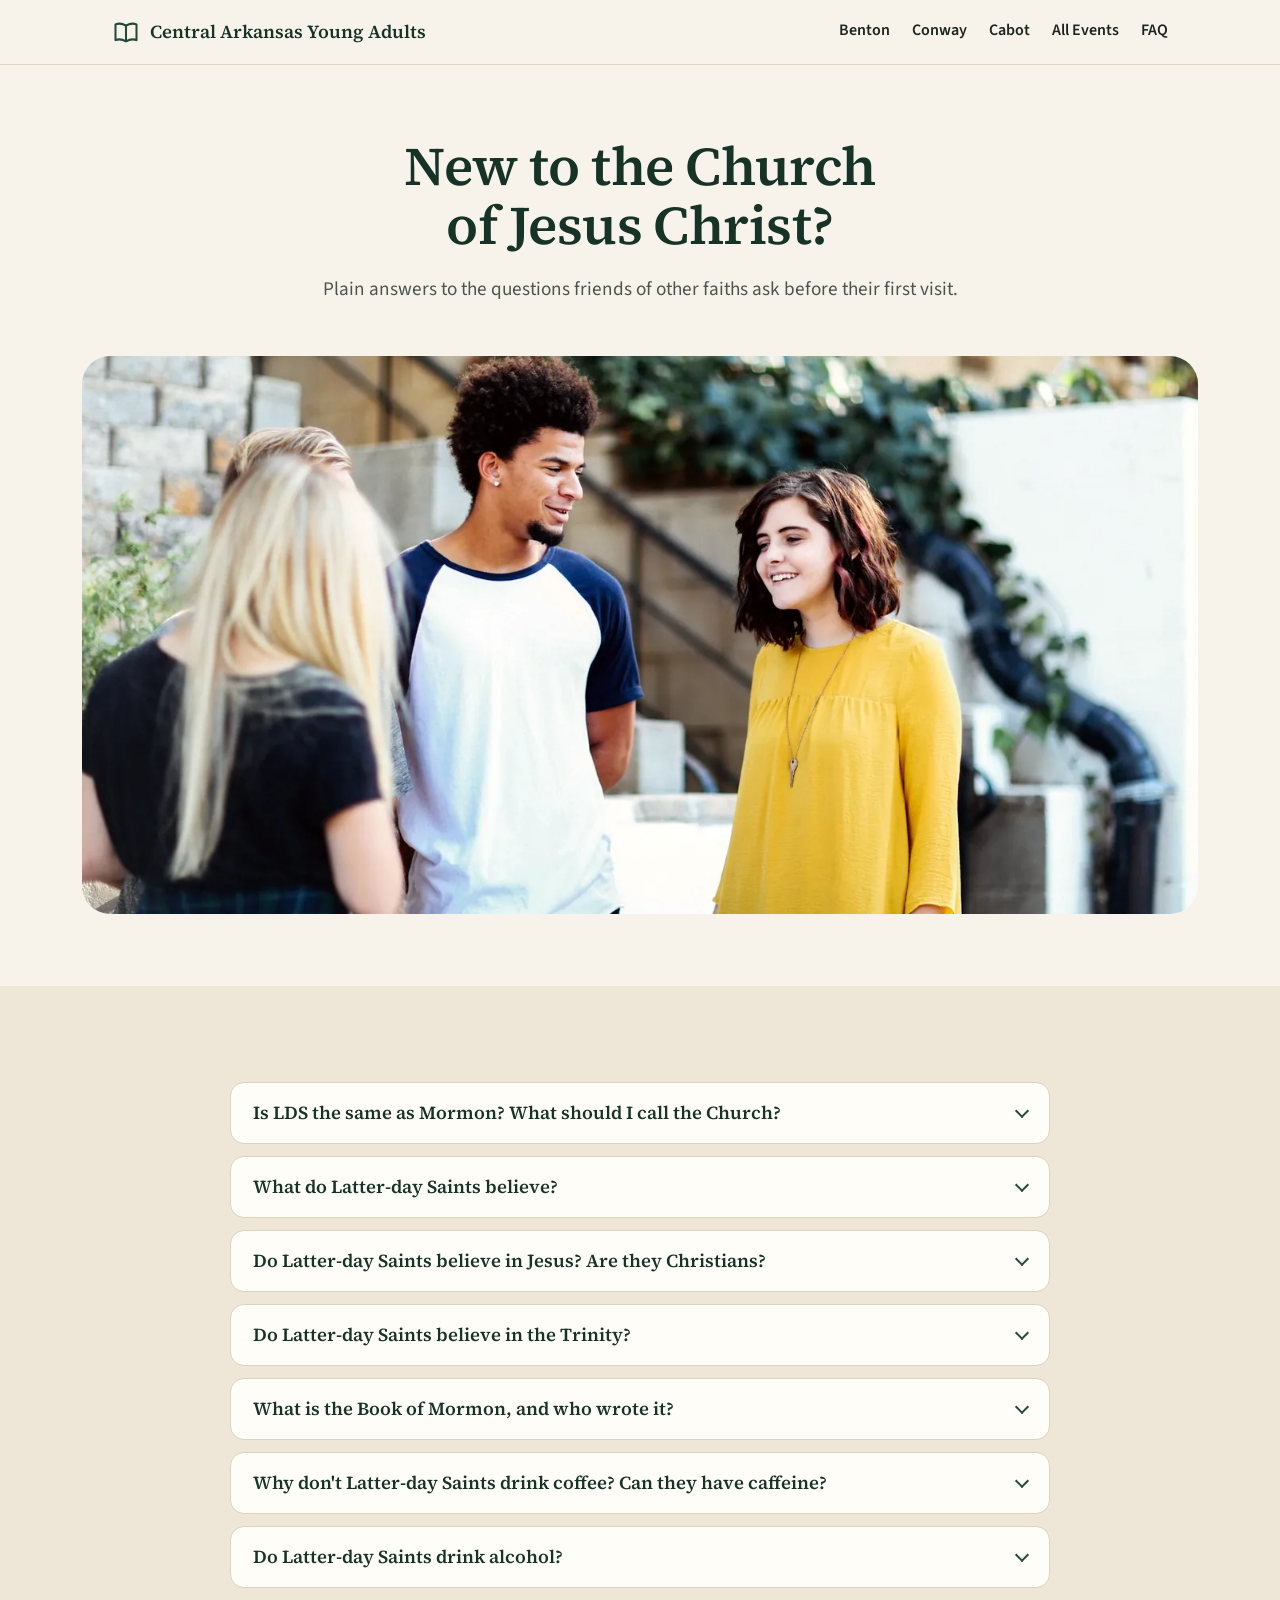
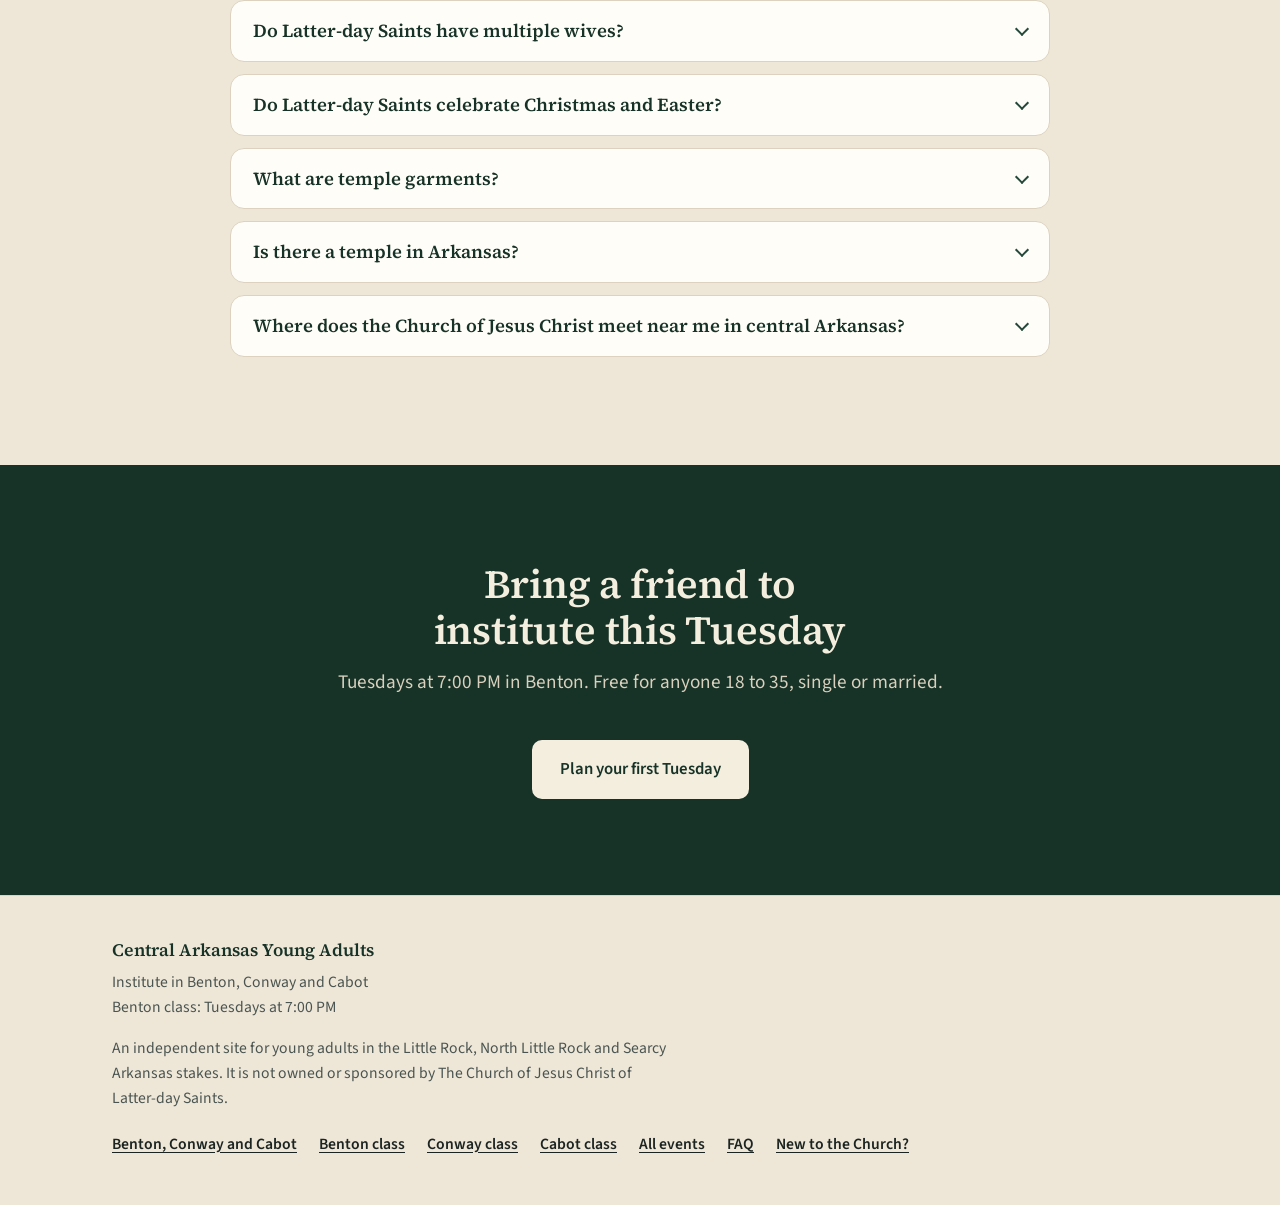
<file: new-to-the-church.html>
<!doctype html>
<html lang="en" class="no-js">
<head>
<meta charset="utf-8">
<meta name="viewport" content="width=device-width, initial-scale=1">
<title>New to the Church of Jesus Christ? Common Questions | Central Arkansas Young Adults</title>
<meta name="description" content="Plain answers to common questions about Latter-day Saints: beliefs about Jesus Christ, the Book of Mormon, coffee and the Word of Wisdom, temples and where the Church meets in central Arkansas.">
<meta name="robots" content="noindex, nofollow">
<link rel="canonical" href="https://odyssey-jotun.github.io/arkansas-ysa-institute/new-to-the-church.html">
<meta property="og:type" content="website">
<meta property="og:title" content="New to the Church of Jesus Christ? Common Questions | Central Arkansas Young Adults">
<meta property="og:description" content="Plain answers to common questions about Latter-day Saints: beliefs about Jesus Christ, the Book of Mormon, coffee and the Word of Wisdom, temples and where the Church meets in central Arkansas.">
<meta property="og:image" content="https://odyssey-jotun.github.io/arkansas-ysa-institute/images/faq-1400.webp">
<meta name="theme-color" content="#173226">
<link rel="icon" href="favicon.svg" type="image/svg+xml">
<link rel="preload" href="fonts/source-serif-4-latin-600-normal.woff2" as="font" type="font/woff2" crossorigin>
<link rel="preload" href="fonts/source-sans-3-latin-400-normal.woff2" as="font" type="font/woff2" crossorigin>
<link rel="stylesheet" href="styles.css">
<script>document.documentElement.className='js'</script>
<script type="application/ld+json">{"@context": "https://schema.org", "@type": "FAQPage", "mainEntity": [{"@type": "Question", "name": "Is LDS the same as Mormon? What should I call the Church?", "acceptedAnswer": {"@type": "Answer", "text": "Both are older nicknames for the same church. LDS is short for Latter-day Saints. In 2018, President Russell M. Nelson asked that the Church be called by its full name, The Church of Jesus Christ of Latter-day Saints. Members are happy to be called Latter-day Saints or members of the Church of Jesus Christ. The Book of Mormon keeps its name."}}, {"@type": "Question", "name": "What do Latter-day Saints believe?", "acceptedAnswer": {"@type": "Answer", "text": "Latter-day Saints worship God the Father and His Son, Jesus Christ. They believe the Church Christ organized in the New Testament was restored through the Prophet Joseph Smith in the 1800s, and that God still calls prophets today. They study the Bible and the Book of Mormon together, and they believe families can stay together after death through promises made in temples."}}, {"@type": "Question", "name": "Do Latter-day Saints believe in Jesus? Are they Christians?", "acceptedAnswer": {"@type": "Answer", "text": "Yes. Jesus Christ's name is in the Church's name, and members pray, take the sacrament and seek forgiveness in His name. They believe He is the Son of God and the Savior of the world. Some Christian denominations do not classify the Church as Christian, chiefly over the nature of God and the Nicene Creed, which Latter-day Saints do not accept."}}, {"@type": "Question", "name": "Do Latter-day Saints believe in the Trinity?", "acceptedAnswer": {"@type": "Answer", "text": "Latter-day Saints believe in God the Father, His Son Jesus Christ, and the Holy Ghost as three separate beings who are perfectly united in purpose. They call this the Godhead. The traditional Trinity of the Nicene Creed describes one being in three persons, which is where the two views part ways."}}, {"@type": "Question", "name": "What is the Book of Mormon, and who wrote it?", "acceptedAnswer": {"@type": "Answer", "text": "The Book of Mormon is a volume of scripture that Latter-day Saints read alongside the Bible. It tells of ancient peoples in the Americas and of the resurrected Jesus Christ visiting them. Members believe ancient prophets wrote it, a prophet named Mormon abridged it, and Joseph Smith translated it by the power of God. It was first published in 1830."}}, {"@type": "Question", "name": "Why don't Latter-day Saints drink coffee? Can they have caffeine?", "acceptedAnswer": {"@type": "Answer", "text": "The Church's health code, the Word of Wisdom (Doctrine and Covenants 89), asks members to avoid alcohol, tobacco, coffee, tea and harmful or addictive drugs. Church leaders have explained that the revelation's \"hot drinks\" means coffee and tea, so iced coffee is still coffee. Caffeine itself is not named, so a caffeinated soda is a personal choice."}}, {"@type": "Question", "name": "Do Latter-day Saints drink alcohol?", "acceptedAnswer": {"@type": "Answer", "text": "No. Alcohol is part of the Word of Wisdom, so Latter-day Saints do not drink it, and institute activities are alcohol-free."}}, {"@type": "Question", "name": "Do Latter-day Saints have multiple wives?", "acceptedAnswer": {"@type": "Answer", "text": "No. Some early members practiced plural marriage in the 1800s, and the Church ended the practice in 1890. Anyone who practices it today is excommunicated, and groups that still do are separate from the Church."}}, {"@type": "Question", "name": "Do Latter-day Saints celebrate Christmas and Easter?", "acceptedAnswer": {"@type": "Answer", "text": "Yes, both. Christmas centers on the birth of Jesus Christ and Easter on His Resurrection. Wards hold Christmas programs and Easter Sunday services, and families keep the same holiday traditions as their neighbors."}}, {"@type": "Question", "name": "What are temple garments?", "acceptedAnswer": {"@type": "Answer", "text": "Adult members who have made promises in the temple wear a simple white undergarment beneath their everyday clothes. It reminds them of those promises and of Jesus Christ. Members treat garments as sacred and keep them out of view."}}, {"@type": "Question", "name": "Is there a temple in Arkansas?", "acceptedAnswer": {"@type": "Answer", "text": "Yes. The Bentonville Arkansas Temple, the first in the state, was dedicated on September 17, 2023. Anyone may attend Sunday services at a meetinghouse. Temples are reserved for ordinances such as eternal marriage, for members who hold a temple recommend."}}, {"@type": "Question", "name": "Where does the Church of Jesus Christ meet near me in central Arkansas?", "acceptedAnswer": {"@type": "Answer", "text": "The Little Rock, North Little Rock and Searcy stakes have wards and branches meeting in Little Rock, North Little Rock, Conway, Cabot, Searcy, Jacksonville, Batesville, Quitman, Morrilton, Russellville, Danville, Hot Springs, Pine Bluff, Malvern, Arkadelphia, Glenwood, Hope, Camden and Monticello. Sunday services are open to everyone."}}]}</script>
</head>
<body>
<a class="skip" href="#main">Skip to content</a>
<header class="site-head">
  <div class="wrap">
    <a class="brand" href="index.html"><svg width="28" height="28" viewBox="0 0 24 24" fill="none" stroke="currentColor" stroke-width="1.75" stroke-linecap="round" stroke-linejoin="round" aria-hidden="true"><path d="M3 5.5C5.5 4.5 8.5 4.5 12 6.5c3.5-2 6.5-2 9-1V19c-2.5-1-5.5-1-9 1-3.5-2-6.5-2-9-1z"/><path d="M12 6.5V20"/></svg><span>Central Arkansas Young Adults</span></a>
    <nav class="site-nav" aria-label="Main">
      <a href="little-rock.html">Benton</a>
      <a href="conway.html">Conway</a>
      <a href="cabot.html">Cabot</a>
      <a href="events.html">All Events</a>
      <a href="faq.html">FAQ</a>
    </nav>
  </div>
</header>
<main id="main">
<section class="hero" aria-labelledby="hero-title">
  <div class="wrap narrow">
    <h1 id="hero-title">New to the Church of Jesus Christ?</h1>
    <p class="lead">Plain answers to the questions friends of other faiths ask before their first visit.</p>
  </div>
  <div class="hero-photo">
    <img src="images/faq-800.webp" srcset="images/faq-800.webp 800w, images/faq-1400.webp 1400w" sizes="(max-width: 1180px) 100vw, 1180px" width="1400" height="933" alt="Three young adults talking and smiling outside a building" fetchpriority="high">
  </div>
</section>

<section class="band">
  <div class="wrap">
    <div class="faq-list">
      <details><summary>Is LDS the same as Mormon? What should I call the Church?</summary><div class="answer"><p>Both are older nicknames for the same church. LDS is short for Latter-day Saints. In 2018, President Russell M. Nelson asked that the Church be called by its full name, The Church of Jesus Christ of Latter-day Saints. Members are happy to be called Latter-day Saints or members of the Church of Jesus Christ. The Book of Mormon keeps its name.</p></div></details>
<details><summary>What do Latter-day Saints believe?</summary><div class="answer"><p>Latter-day Saints worship God the Father and His Son, Jesus Christ. They believe the Church Christ organized in the New Testament was restored through the Prophet Joseph Smith in the 1800s, and that God still calls prophets today. They study the Bible and the Book of Mormon together, and they believe families can stay together after death through promises made in temples.</p></div></details>
<details><summary>Do Latter-day Saints believe in Jesus? Are they Christians?</summary><div class="answer"><p>Yes. Jesus Christ's name is in the Church's name, and members pray, take the sacrament and seek forgiveness in His name. They believe He is the Son of God and the Savior of the world. Some Christian denominations do not classify the Church as Christian, chiefly over the nature of God and the Nicene Creed, which Latter-day Saints do not accept.</p></div></details>
<details><summary>Do Latter-day Saints believe in the Trinity?</summary><div class="answer"><p>Latter-day Saints believe in God the Father, His Son Jesus Christ, and the Holy Ghost as three separate beings who are perfectly united in purpose. They call this the Godhead. The traditional Trinity of the Nicene Creed describes one being in three persons, which is where the two views part ways.</p></div></details>
<details><summary>What is the Book of Mormon, and who wrote it?</summary><div class="answer"><p>The Book of Mormon is a volume of scripture that Latter-day Saints read alongside the Bible. It tells of ancient peoples in the Americas and of the resurrected Jesus Christ visiting them. Members believe ancient prophets wrote it, a prophet named Mormon abridged it, and Joseph Smith translated it by the power of God. It was first published in 1830.</p></div></details>
<details><summary>Why don&#x27;t Latter-day Saints drink coffee? Can they have caffeine?</summary><div class="answer"><p>The Church's health code, the Word of Wisdom (Doctrine and Covenants 89), asks members to avoid alcohol, tobacco, coffee, tea and harmful or addictive drugs. Church leaders have explained that the revelation's "hot drinks" means coffee and tea, so iced coffee is still coffee. Caffeine itself is not named, so a caffeinated soda is a personal choice.</p></div></details>
<details><summary>Do Latter-day Saints drink alcohol?</summary><div class="answer"><p>No. Alcohol is part of the Word of Wisdom, so Latter-day Saints do not drink it, and institute activities are alcohol-free.</p></div></details>
<details><summary>Do Latter-day Saints have multiple wives?</summary><div class="answer"><p>No. Some early members practiced plural marriage in the 1800s, and the Church ended the practice in 1890. Anyone who practices it today is excommunicated, and groups that still do are separate from the Church.</p></div></details>
<details><summary>Do Latter-day Saints celebrate Christmas and Easter?</summary><div class="answer"><p>Yes, both. Christmas centers on the birth of Jesus Christ and Easter on His Resurrection. Wards hold Christmas programs and Easter Sunday services, and families keep the same holiday traditions as their neighbors.</p></div></details>
<details><summary>What are temple garments?</summary><div class="answer"><p>Adult members who have made promises in the temple wear a simple white undergarment beneath their everyday clothes. It reminds them of those promises and of Jesus Christ. Members treat garments as sacred and keep them out of view.</p></div></details>
<details><summary>Is there a temple in Arkansas?</summary><div class="answer"><p>Yes. The Bentonville Arkansas Temple, the first in the state, was dedicated on September 17, 2023. Anyone may attend Sunday services at a meetinghouse. Temples are reserved for ordinances such as eternal marriage, for members who hold a temple recommend.</p></div></details>
<details><summary>Where does the Church of Jesus Christ meet near me in central Arkansas?</summary><div class="answer"><p>The Little Rock, North Little Rock and Searcy stakes have wards and branches meeting in Little Rock, North Little Rock, Conway, Cabot, Searcy, Jacksonville, Batesville, Quitman, Morrilton, Russellville, Danville, Hot Springs, Pine Bluff, Malvern, Arkadelphia, Glenwood, Hope, Camden and Monticello. Sunday services are open to everyone.</p></div></details>
    </div>
  </div>
</section>
<section class="final dark" aria-labelledby="final-title">
  <div class="wrap narrow">
    <h2 id="final-title">Bring a friend to institute this Tuesday</h2>
    <p class="lead">Tuesdays at 7:00 PM in Benton. Free for anyone 18 to 35, single or married.</p>
    <a class="btn btn-cream" href="little-rock.html#visit">Plan your first Tuesday</a>
  </div>
</section>
</main>
<footer class="site-foot">
  <div class="wrap foot-grid">
    <div>
      <p class="foot-name">Central Arkansas Young Adults</p>
      <p>Institute in Benton, Conway and Cabot<br>Benton class: Tuesdays at 7:00 PM</p>
      <p style="margin-top:14px">An independent site for young adults in the Little Rock, North Little Rock and Searcy Arkansas stakes. It is not owned or sponsored by The Church of Jesus Christ of Latter-day Saints.</p>
    </div>
    <ul class="foot-links">
      <li><a href="index.html#stakes">Benton, Conway and Cabot</a></li>
      <li><a href="little-rock.html">Benton class</a></li>
      <li><a href="conway.html">Conway class</a></li>
      <li><a href="cabot.html">Cabot class</a></li>
      <li><a href="events.html">All events</a></li>
      <li><a href="faq.html">FAQ</a></li>
      <li><a href="new-to-the-church.html">New to the Church?</a></li>
    </ul>
  </div>
</footer>
<script>
(function(){
  var tabs=[].slice.call(document.querySelectorAll('[role="tab"]'));
  function show(t,focus){
    tabs.forEach(function(x){
      var on=x===t;x.setAttribute('aria-selected',on);x.tabIndex=on?0:-1;
      document.getElementById(x.getAttribute('aria-controls')).hidden=!on;
    });
    if(focus)t.focus();
  }
  tabs.forEach(function(t,i){
    t.addEventListener('click',function(){show(t);history.replaceState(null,'','#'+t.dataset.hash)});
    t.addEventListener('keydown',function(e){
      var n=null;
      if(e.key==='ArrowRight')n=tabs[(i+1)%tabs.length];
      if(e.key==='ArrowLeft')n=tabs[(i-1+tabs.length)%tabs.length];
      if(e.key==='Home')n=tabs[0];
      if(e.key==='End')n=tabs[tabs.length-1];
      if(n){e.preventDefault();show(n,true)}
    });
  });
  if(tabs.length){
    var h=location.hash.slice(1),start=tabs.filter(function(t){return t.dataset.hash===h})[0]||tabs[0];
    show(start);
    if(start.dataset.hash===h)document.getElementById('stakes').scrollIntoView();
  }
  var els=document.querySelectorAll('.reveal');
  if('IntersectionObserver' in window){
    var io=new IntersectionObserver(function(es){es.forEach(function(e){if(e.isIntersecting){e.target.classList.add('in');io.unobserve(e.target)}})},{rootMargin:'0px 0px -8% 0px'});
    els.forEach(function(el){io.observe(el)});
  }else{els.forEach(function(el){el.classList.add('in')})}
})();
</script>
</body>
</html>
</file>
<file: styles.css>
@font-face{font-family:"Source Serif 4";font-style:normal;font-weight:600;font-display:swap;src:url(fonts/source-serif-4-latin-600-normal.woff2) format("woff2")}
@font-face{font-family:"Source Serif 4";font-style:italic;font-weight:600;font-display:swap;src:url(fonts/source-serif-4-latin-600-italic.woff2) format("woff2")}
@font-face{font-family:"Source Sans 3";font-style:normal;font-weight:400;font-display:swap;src:url(fonts/source-sans-3-latin-400-normal.woff2) format("woff2")}
@font-face{font-family:"Source Sans 3";font-style:normal;font-weight:600;font-display:swap;src:url(fonts/source-sans-3-latin-600-normal.woff2) format("woff2")}

:root{
  --paper:#F7F3EA;
  --paper-2:#EEE7D8;
  --card:#FFFDF8;
  --ink:#1C2421;
  --muted:#4A5450;
  --pine:#24493A;
  --pine-dark:#173226;
  --river:#2D5B6D;
  --brass:#A27C2F;
  --cream:#F4EEDF;
  --line:#DCD2BF;
  --radius:18px;
  --radius-lg:28px;
  --wrap:1120px;
  --gutter:clamp(16px,4vw,32px);
  --section:clamp(56px,8vw,96px);
  --flow-tight:.35em;
  --flow-block:1rem;
}

*,*::before,*::after{box-sizing:border-box}
html{scroll-behavior:smooth;-webkit-text-size-adjust:100%}
@media (prefers-reduced-motion:reduce){html{scroll-behavior:auto}*{transition:none!important;animation:none!important}}
body{margin:0;background:var(--paper);color:var(--ink);font:400 1.125rem/1.6 "Source Sans 3",system-ui,-apple-system,"Segoe UI",sans-serif}
img{display:block;max-width:100%;height:auto}
a{color:var(--river);text-underline-offset:.18em}
a:hover{color:var(--pine-dark)}
:focus-visible{outline:3px solid var(--river);outline-offset:3px;border-radius:4px}

h1,h2,h3{font-family:"Source Serif 4",Georgia,serif;font-weight:600;line-height:1.15;color:var(--pine-dark);margin:1.6em 0 var(--flow-tight);text-wrap:balance}
h1{font-size:clamp(2.1rem,5.2vw,3.4rem);letter-spacing:-.01em;line-height:1.08}
h2{font-size:clamp(1.75rem,3.6vw,2.5rem);letter-spacing:-.005em}
h3{font-size:1.25rem;line-height:1.25}
:is(h1,h2,h3):first-child{margin-top:0}
p,ul,ol{margin:0 0 var(--flow-block)}
:is(p,ul,ol):last-child{margin-bottom:0}
:is(h1,h2,h3) + :is(p,ul,ol,.lead,.unit-list,.steps,.cards,.icon-list){margin-top:0}

.wrap{max-width:var(--wrap);margin:0 auto;padding:0 var(--gutter)}
.narrow{max-width:760px;margin-left:auto;margin-right:auto}
.center{text-align:center}
.lead{font-size:1.2rem;color:var(--muted)}
.small{font-size:.95rem;color:var(--muted)}
.skip{position:absolute;left:-999px;top:8px;background:var(--card);padding:8px 14px;border-radius:8px;z-index:20}
.skip:focus{left:8px}

/* header */
.site-head{position:sticky;top:0;z-index:10;background:rgba(247,243,234,.96);border-bottom:1px solid var(--line)}
.site-head .wrap{display:flex;align-items:center;justify-content:space-between;gap:16px;min-height:64px}
.brand{display:flex;align-items:center;gap:10px;text-decoration:none;color:var(--pine-dark);font-family:"Source Serif 4",Georgia,serif;font-weight:600;font-size:1.15rem;line-height:1.2}
.brand svg{flex:none;color:var(--pine)}
.site-nav{display:flex;gap:4px 22px;flex-wrap:wrap}
.site-nav a{color:var(--ink);text-decoration:none;font-weight:600;font-size:1rem;padding:6px 0;border-bottom:2px solid transparent;transition:color .2s,border-color .2s}
.site-nav a:hover,.site-nav a[aria-current="page"]{color:var(--pine);border-bottom-color:var(--brass)}
@media (max-width:640px){
  .site-head{position:static}
  .site-head .wrap{flex-direction:column;align-items:center;gap:4px;padding-top:12px;padding-bottom:10px}
  .site-nav{justify-content:center;gap:4px 18px}
  .site-nav a{font-size:.98rem}
}

/* buttons */
.btn{display:inline-block;background:var(--pine);color:var(--cream);font-weight:600;font-size:1.05rem;text-decoration:none;padding:14px 26px;border-radius:10px;border:2px solid var(--pine);transition:background-color .2s,border-color .2s,color .2s}
.btn:hover{background:var(--river);border-color:var(--river);color:#fff}
.btn-line{background:transparent;color:var(--pine)}
.btn-line:hover{background:var(--pine);border-color:var(--pine);color:var(--cream)}
.btn-cream{background:var(--cream);border-color:var(--cream);color:var(--pine-dark)}
.btn-cream:hover{background:#fff;border-color:#fff;color:var(--pine-dark)}
.cta-row{display:flex;flex-direction:column;align-items:center;gap:12px;margin-top:28px}
.cta-row .small a{color:var(--river)}

/* sections */
section{padding:var(--section) 0}
.band{background:var(--paper-2)}
.dark{background:var(--pine-dark);color:var(--cream)}
.dark :is(h2,h3){color:var(--cream)}
.dark .lead{color:#D9D1BE}
.section-head{max-width:760px;margin:0 auto clamp(28px,4vw,44px);text-align:center}

/* hero */
.hero{padding-top:clamp(40px,6vw,72px);padding-bottom:clamp(40px,6vw,72px)}
.hero .narrow{text-align:center}
.hero .lead{margin-top:0}
.hero-photo{margin:clamp(32px,5vw,52px) auto 0;max-width:1180px;padding:0 var(--gutter)}
.hero-photo img{width:100%;aspect-ratio:16/8;object-fit:cover;object-position:50% 60%;border-radius:var(--radius-lg)}
@media (max-width:640px){.hero-photo img{aspect-ratio:4/3;object-position:46% 60%}}

/* stake tabs */
.tabs{max-width:1040px;margin:0 auto}
.tablist{display:grid;grid-template-columns:repeat(3,1fr);gap:8px}
.tab{appearance:none;font:inherit;text-align:left;cursor:pointer;background:transparent;border:1px solid var(--line);border-bottom:none;border-radius:14px 14px 0 0;padding:16px 20px 14px;color:var(--muted);border-top:4px solid transparent;transition:background-color .2s,color .2s}
.tab:hover{background:rgba(255,253,248,.6);color:var(--ink)}
.tab[aria-selected="true"]{background:var(--card);color:var(--ink);border-top-color:var(--pine)}
.tab-name{display:block;font-family:"Source Serif 4",Georgia,serif;font-weight:600;font-size:1.3rem;line-height:1.2;color:var(--pine-dark)}
.tab-sub{display:block;font-size:.95rem;margin-top:2px}
.panel{background:var(--card);border:1px solid var(--line);border-radius:0 0 var(--radius) var(--radius);padding:clamp(20px,3.5vw,36px)}
.js .panel[hidden]{display:none}
.no-js .panel + .panel{margin-top:24px;border-radius:var(--radius)}
.panel-grid{display:grid;grid-template-columns:1fr;gap:clamp(24px,4vw,44px);align-items:start}
@media (max-width:820px){.panel-grid{grid-template-columns:1fr}}
@media (max-width:480px){.tab{padding:12px 12px 12px}.tab-name{font-size:1.08rem}.tab-sub{font-size:.84rem}}

.class-card{background:var(--pine-dark);color:var(--cream);border-radius:16px;padding:26px 24px}
.class-card h3{color:var(--cream);font-size:1.35rem}
.class-facts{list-style:none;padding:0;margin:0 0 18px;display:grid;gap:12px}
.class-facts li{display:grid;grid-template-columns:24px 1fr;gap:12px;align-items:start;line-height:1.4}
.class-facts svg{color:#C9B27A;margin-top:1px}
.class-card p{color:#DCD4C2;font-size:1rem}
.class-card .btn{margin-top:4px}
.card-cta{text-align:center}
.card-cta .card-link{margin-top:12px}

.dir-head{display:flex;align-items:baseline;justify-content:space-between;gap:12px;flex-wrap:wrap;border-bottom:2px solid var(--ink);padding-bottom:8px;margin-bottom:6px}
.dir-head h3{margin:0}
.dir-head span{font-size:.95rem;color:var(--muted)}
.unit-list{list-style:none;padding:0;margin:0;columns:2;column-gap:36px}
@media (max-width:1000px){.unit-list{columns:1}}
.unit{break-inside:avoid;padding:12px 0;border-bottom:1px solid var(--line)}
.unit-row{display:flex;align-items:baseline;gap:8px}
.unit-name{font-weight:600}
.leader{flex:1;border-bottom:2px dotted #B9AE98;transform:translateY(-.28em);min-width:16px}
.unit-time{font-variant-numeric:tabular-nums;font-weight:600;color:var(--pine);white-space:nowrap}
.unit-addr{font-size:.95rem;color:var(--muted);line-height:1.4;margin-top:2px}
.dir-note{font-size:.92rem;color:var(--muted);margin-top:16px}

/* icon cards */
.cards{display:grid;grid-template-columns:repeat(3,minmax(0,1fr));gap:clamp(16px,2.5vw,28px)}
.cards.four{grid-template-columns:repeat(4,minmax(0,1fr))}
@media (max-width:980px){.cards.four{grid-template-columns:repeat(2,minmax(0,1fr))}}
@media (max-width:820px){.cards{grid-template-columns:1fr}}
@media (max-width:560px){.cards.four{grid-template-columns:1fr}}
.card{background:var(--card);border:1px solid var(--line);border-radius:var(--radius);padding:28px 24px;text-align:center}
.icon{display:grid;place-items:center;width:56px;height:56px;margin:0 auto 14px;border-radius:50%;background:var(--paper-2);color:var(--pine)}
.band .icon{background:var(--paper)}
.icon + h3{margin-top:0}
.card p{color:var(--muted);font-size:1.05rem}
.cite{display:block;font-size:.85rem;color:var(--muted);margin-top:10px;font-style:italic}

/* split rows */
.split{display:grid;grid-template-columns:minmax(0,1fr) minmax(0,1fr);gap:clamp(28px,5vw,64px);align-items:center}
.split.photo-left > .photo{order:-1}
@media (max-width:820px){.split{grid-template-columns:1fr}.split > .photo{order:-1}}
.photo img{width:100%;border-radius:var(--radius);aspect-ratio:3/2;object-fit:cover}
.photo.tall img{aspect-ratio:4/5;max-height:640px}
@media (max-width:820px){.photo.tall img{aspect-ratio:4/3;object-position:50% 30%}}
.facts-row{display:flex;flex-wrap:wrap;gap:12px 28px;margin:22px 0 0;padding:18px 0 0;border-top:1px solid var(--line)}
.fact{min-width:120px}
.fact strong{display:block;font-family:"Source Serif 4",Georgia,serif;font-size:1.9rem;line-height:1.1;color:var(--pine)}
.fact span{font-size:.95rem;color:var(--muted)}
.sub-block{margin-top:clamp(40px,6vw,64px)}
.sub-block > h3{text-align:center;font-size:1.5rem;margin-bottom:var(--flow-tight)}
.sub-block > h3 + .small{text-align:center;margin:0 auto 24px;max-width:600px}

/* steps */
.steps{display:grid;grid-template-columns:repeat(3,minmax(0,1fr));gap:clamp(16px,2.5vw,28px);list-style:none;padding:0;margin:0}
@media (max-width:820px){.steps{grid-template-columns:1fr}}
.steps li{background:var(--card);border:1px solid var(--line);border-radius:var(--radius);padding:28px 24px;text-align:center}
.steps p{color:var(--muted);font-size:1.05rem}
.url{font-weight:600;color:var(--ink);word-break:break-word}
.check-list{padding-left:1.2em}
.check-list li{margin-bottom:.4em}

/* success list */
.icon-list{list-style:none;padding:0;margin:0 0 var(--flow-block);display:grid;gap:14px}
.icon-list li{display:grid;grid-template-columns:44px 1fr;gap:14px;align-items:center;font-size:1.15rem}
.icon-list .icon{width:44px;height:44px;margin:0}

/* faq */
.faq-list{max-width:820px;margin:0 auto}
details{background:var(--card);border:1px solid var(--line);border-radius:14px;margin-bottom:12px}
summary{cursor:pointer;list-style:none;padding:18px 54px 18px 22px;position:relative;font-family:"Source Serif 4",Georgia,serif;font-weight:600;font-size:1.15rem;line-height:1.3;color:var(--pine-dark)}
summary::-webkit-details-marker{display:none}
summary::after{content:"";position:absolute;right:22px;top:50%;width:10px;height:10px;border-right:2px solid var(--pine);border-bottom:2px solid var(--pine);transform:translateY(-70%) rotate(45deg);transition:transform .2s}
details[open] summary::after{transform:translateY(-30%) rotate(-135deg)}
summary:hover{color:var(--pine)}
.answer{padding:0 22px 20px;color:var(--ink)}
.answer ol,.answer ul{padding-left:1.3em}
.answer li{margin-bottom:.35em}
.faq-group + .faq-group{margin-top:clamp(48px,7vw,80px)}
.faq-group > h2{text-align:center}
.faq-group > h2 + .small{text-align:center;max-width:640px;margin:0 auto 28px}
.jump{display:flex;justify-content:center;flex-wrap:wrap;gap:10px 24px;margin-top:20px}
.jump a{font-weight:600}

/* final cta */
.final .narrow{text-align:center}
.final .btn{margin-top:26px}

/* footer */
.site-foot{background:var(--paper-2);border-top:1px solid var(--line);padding:40px 0 48px;font-size:.98rem;color:var(--muted)}
.foot-grid{display:flex;justify-content:space-between;gap:20px 40px;flex-wrap:wrap}
.foot-grid p{max-width:560px}
.foot-name{font-family:"Source Serif 4",Georgia,serif;font-weight:600;color:var(--pine-dark);font-size:1.1rem;margin-bottom:6px}
.foot-links{display:flex;gap:10px 22px;flex-wrap:wrap;list-style:none;padding:0;margin:0}
.foot-links a{color:var(--ink);font-weight:600}

/* scroll fade */
.js .reveal{opacity:0;transform:translateY(14px);transition:opacity .5s ease,transform .5s ease}
.js .reveal.in{opacity:1;transform:none}

/* little rock page */
.card-link{margin-top:14px;font-size:1rem}
.card-link a{color:#E9DFC6}
.card-link a:hover{color:#fff}
.address-big{font-family:"Source Serif 4",Georgia,serif;font-weight:600;font-size:clamp(1.5rem,3vw,1.9rem);line-height:1.25;color:var(--pine);margin-bottom:22px}
.ward-panel{max-width:1040px;margin:0 auto;background:var(--card);border:1px solid var(--line);border-radius:var(--radius);padding:clamp(16px,3vw,32px) clamp(20px,3.5vw,36px)}
.sign-wrap{display:flex;flex-direction:column;align-items:center;justify-content:center;background:var(--card);border:1px solid var(--line);border-radius:var(--radius);padding:48px 20px 40px;min-height:340px}
.street-sign{background:#1E6A44;color:#fff;border:3px solid #fff;box-shadow:0 0 0 3px #1E6A44;border-radius:8px;padding:12px 30px;font-weight:600;font-size:clamp(1.6rem,4vw,2.3rem);letter-spacing:.08em;text-transform:uppercase;line-height:1}
.sign-post{width:10px;height:96px;background:#8E9398;border-radius:0 0 3px 3px}
.house-number{margin-top:26px;font-family:"Source Serif 4",Georgia,serif;font-weight:600;font-size:2.2rem;line-height:1;color:var(--ink);border:2px solid var(--ink);border-radius:8px;padding:10px 22px;background:var(--paper)}
.house{margin:0}
.house figcaption{font-size:.95rem;color:var(--muted);margin-top:10px;text-align:center}
@media (max-width:820px){.photo.hosts img{aspect-ratio:1/1;object-position:50% 12%}}

/* warm theme (Little Rock page) */
@font-face{font-family:"Caveat";font-style:normal;font-weight:600;font-display:swap;src:url(fonts/caveat-latin-600-normal.woff2) format("woff2")}
body.warm{
  --paper:#FBF6EC;
  --paper-2:#F4E8D4;
  --card:#FFFCF6;
  --ink:#2E2420;
  --muted:#5E5048;
  --pine:#8A3324;
  --pine-dark:#3E2A22;
  --river:#6E271B;
  --brass:#C99A3B;
  --cream:#FBF1DE;
  --line:#E6D7BF;
}
.warm .site-head{background:rgba(251,246,236,.96)}
.warm .icon{background:#F6E2B5;color:#7A2E22}
.warm .band .icon{background:#FBEFD2}
.warm .dark .lead{color:#E8DCC6}
.warm .hero-photo.framed{max-width:800px}
.warm .hero-photo.framed img{aspect-ratio:3/2;object-position:50% 40%}
@media (max-width:640px){.warm .hero-photo.framed img{aspect-ratio:4/3;object-position:46% 30%}}
.soft-points{display:grid;grid-template-columns:repeat(3,minmax(0,1fr));gap:clamp(24px,4vw,52px);max-width:1040px;margin:0 auto;text-align:center}
.soft-points p{color:var(--muted);font-size:1.05rem}
@media (max-width:820px){.soft-points{grid-template-columns:1fr;max-width:520px}}
.letter{max-width:720px;margin:0 auto;background:var(--card);border:1px solid var(--line);border-radius:24px;padding:clamp(28px,5vw,56px);font-size:1.2rem;line-height:1.7}
.letter .sig{font-family:"Caveat","Bradley Hand",cursive;font-weight:600;font-size:2.7rem;line-height:1;color:var(--pine);margin-top:18px}
.steps.soft li{background:transparent;border:none;padding:8px 12px}
/* split hero + note beside photo */
.split-hero .split{align-items:center}
.split-hero h1{font-size:clamp(2.1rem,4.4vw,3.2rem)}
.hero-copy .cta-row{align-items:flex-start;margin-top:24px}
.hero-side img{aspect-ratio:5/4;object-position:42% 50%;border-radius:var(--radius-lg)}
@media (max-width:820px){
  .split-hero .split > .photo{order:-1}
  .hero-copy{text-align:center}
  .hero-copy .cta-row{align-items:center}
  .hero-side img{aspect-ratio:4/3}
}
.welcome{align-items:center}
.welcome .letter{max-width:none;margin:0}
.welcome .photo.hosts img{max-height:560px}

/* units without times */
.unit{display:flex;flex-direction:column;gap:2px}
.unit-name{font-weight:600}

/* upcoming events */
.events{list-style:none;padding:0;margin:0 auto;max-width:860px;display:grid;gap:16px}
.event{display:grid;grid-template-columns:92px 1fr;gap:clamp(16px,3vw,28px);align-items:start;background:var(--card);border:1px solid var(--line);border-radius:var(--radius);padding:clamp(18px,3vw,26px)}
.event-date{display:flex;flex-direction:column;align-items:center;justify-content:center;background:var(--pine);color:var(--cream);border-radius:14px;padding:12px 6px;text-align:center;line-height:1.1}
.ev-small{font-size:.85rem;font-weight:600;letter-spacing:.02em}
.ev-big{font-family:"Source Serif 4",Georgia,serif;font-weight:600;font-size:2rem;line-height:1.05;margin:2px 0}
.event-body h3{font-size:1.3rem}
.ev-meta{font-weight:600;color:var(--pine-dark);font-size:1rem;margin-bottom:.5em}
.event-body p:not(.ev-meta){color:var(--muted);font-size:1.05rem;margin-bottom:.6em}
.ev-cal{display:flex;flex-wrap:wrap;align-items:center;gap:8px 10px;font-size:.95rem;color:var(--muted)}
.ev-cal span{flex-basis:100%}
.ev-cal a{font-weight:600;text-decoration:none;color:var(--pine);border:1.5px solid currentColor;border-radius:999px;padding:6px 14px;line-height:1.2;transition:background-color .2s,color .2s}
.ev-cal a:hover{background:var(--pine);color:var(--cream)}
.cal-title{font-weight:600;margin:0}
.cal-btns{display:flex;flex-wrap:wrap;justify-content:center;gap:12px}
@media (max-width:520px){.event{grid-template-columns:72px 1fr}.ev-big{font-size:1.6rem}}
@media (max-width:820px){.sign-wrap{min-height:0;padding:36px 20px}}

/* events by location */
.ev-tabs{display:flex;flex-wrap:wrap;justify-content:center;gap:8px;max-width:860px;margin:0 auto 24px}
.ev-tabs a{font-weight:600;font-size:1rem;text-decoration:none;color:var(--pine);border:1.5px solid var(--line);background:var(--card);border-radius:999px;padding:8px 18px;line-height:1.2;transition:background-color .2s,border-color .2s,color .2s}
.ev-tabs a:hover{border-color:var(--pine)}
.ev-tabs a[aria-current="page"]{background:var(--pine);border-color:var(--pine);color:var(--cream)}
.ev-where{display:flex;align-items:center;gap:6px;font-size:.95rem!important;font-weight:600;color:var(--pine)!important}
.ev-where svg{flex:none}
.ev-empty{text-align:center;color:var(--muted);max-width:860px;margin:0 auto}

/* coming soon: the temple, drawn in the same line style as the icons */
.soon{padding:clamp(32px,6vw,64px) 0 var(--section)}
.soon h1{margin-top:clamp(16px,3vw,28px)}
.soon .lead{max-width:34em;margin-left:auto;margin-right:auto}
.soon-btns{display:flex;flex-wrap:wrap;justify-content:center;gap:12px;margin-top:28px}
@media (max-width:520px){.soon-btns{flex-direction:column}.soon-btns .btn{width:100%}}
.temple-art{display:block;width:min(100%,560px);height:auto;margin:0 auto;overflow:visible;cursor:pointer}
.temple-art .ln{fill:none;stroke:var(--pine);stroke-width:2.2;stroke-linecap:round;stroke-linejoin:round;stroke-dasharray:1 1;stroke-dashoffset:1;visibility:hidden}
.temple-art .mass{fill:var(--paper);opacity:0}
.temple-art.go .mass{opacity:1;transition:opacity .5s ease var(--m)}
.temple-art .ln-sun{stroke:var(--brass);stroke-width:2}
.temple-art .win{fill:var(--brass);fill-opacity:0}
.temple-art .gold{fill:var(--brass);opacity:0}
.temple-art .gold .trumpet{fill:none;stroke:var(--brass);stroke-width:1.6;stroke-linecap:round}
.temple-art.go .ln{stroke-dashoffset:0;visibility:visible;transition:stroke-dashoffset var(--t) cubic-bezier(.45,0,.2,1) var(--d),visibility 0s linear var(--d)}
.temple-art.go .win{fill-opacity:.32;transition:stroke-dashoffset var(--t) cubic-bezier(.45,0,.2,1) var(--d),visibility 0s linear var(--d),fill-opacity .9s ease var(--f)}
.temple-art.go .gold{opacity:1;transition:opacity .7s ease 3.5s}
.temple-art.go .ln-sun{animation:sun-glow 4s ease-in-out 4.5s infinite}
.temple-art.out{opacity:0;transition:opacity .8s ease}
@keyframes sun-glow{50%{stroke-width:3.2}}
</file>
